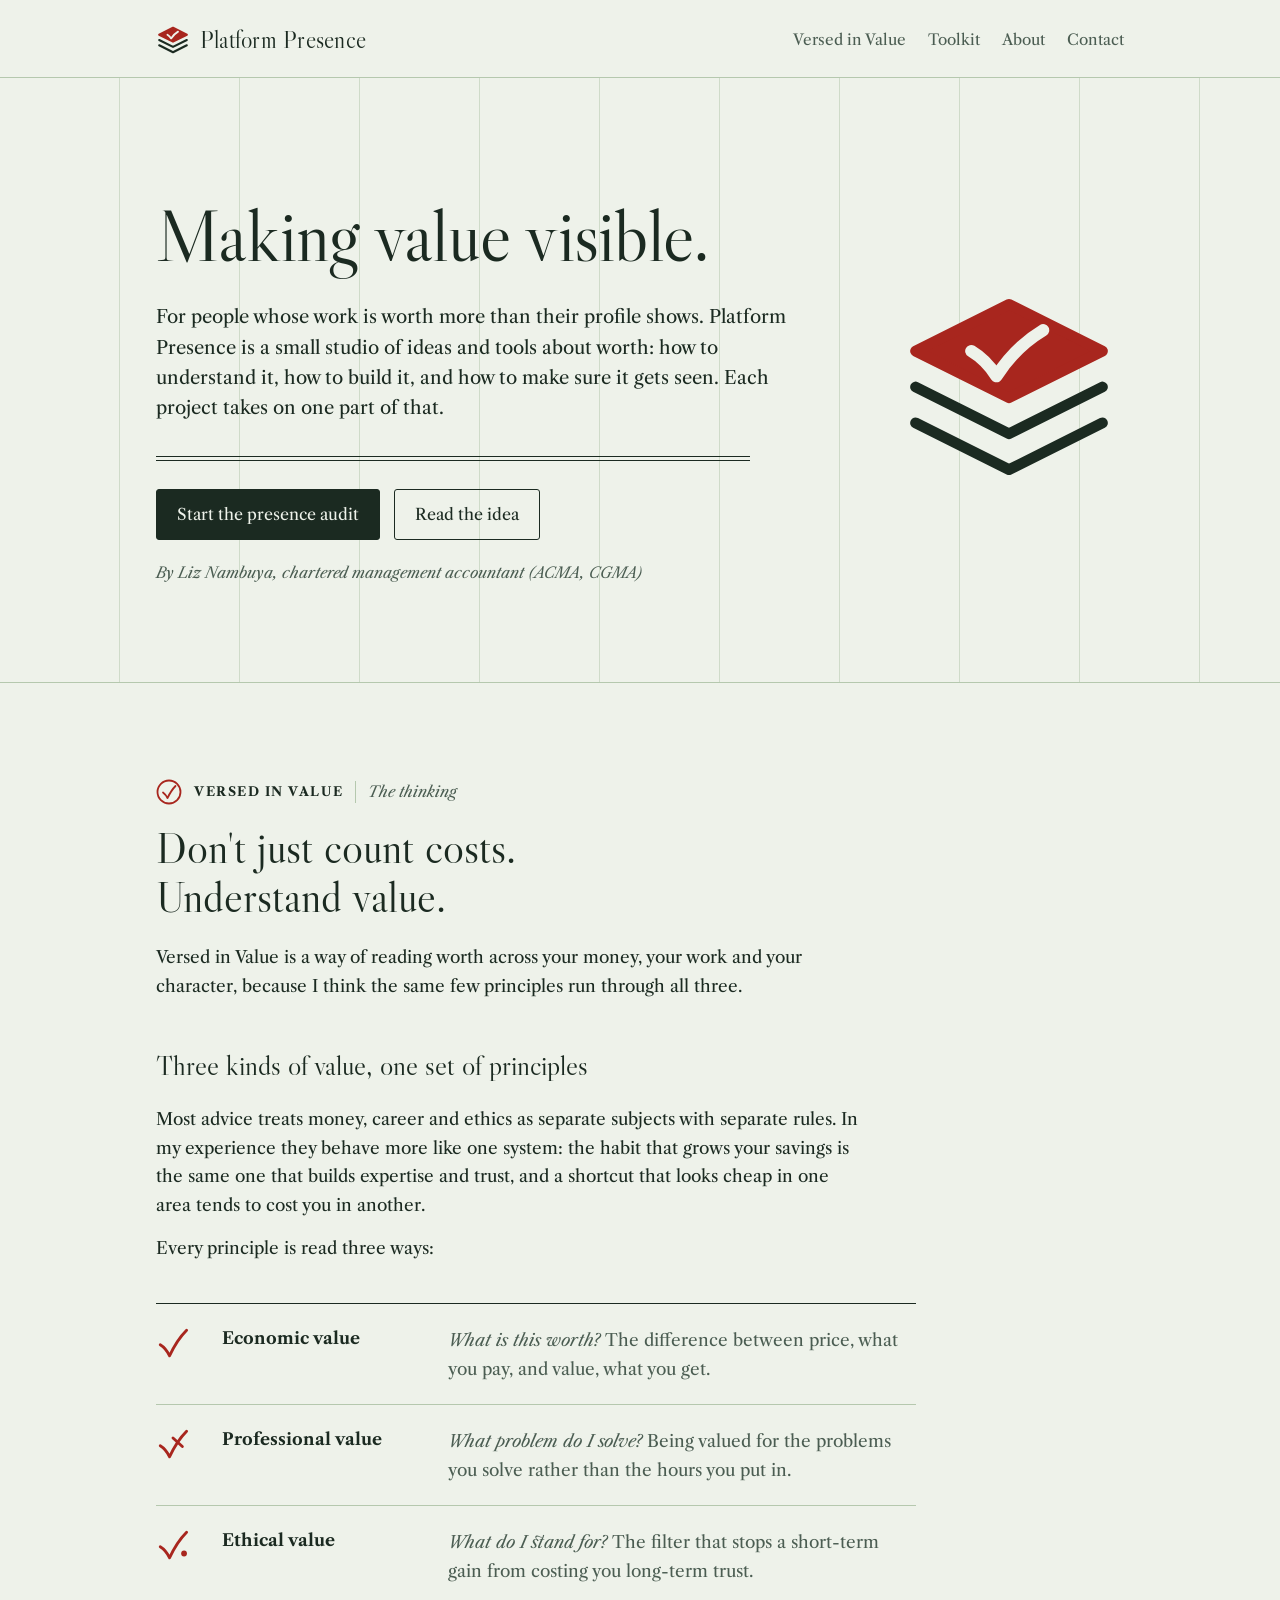
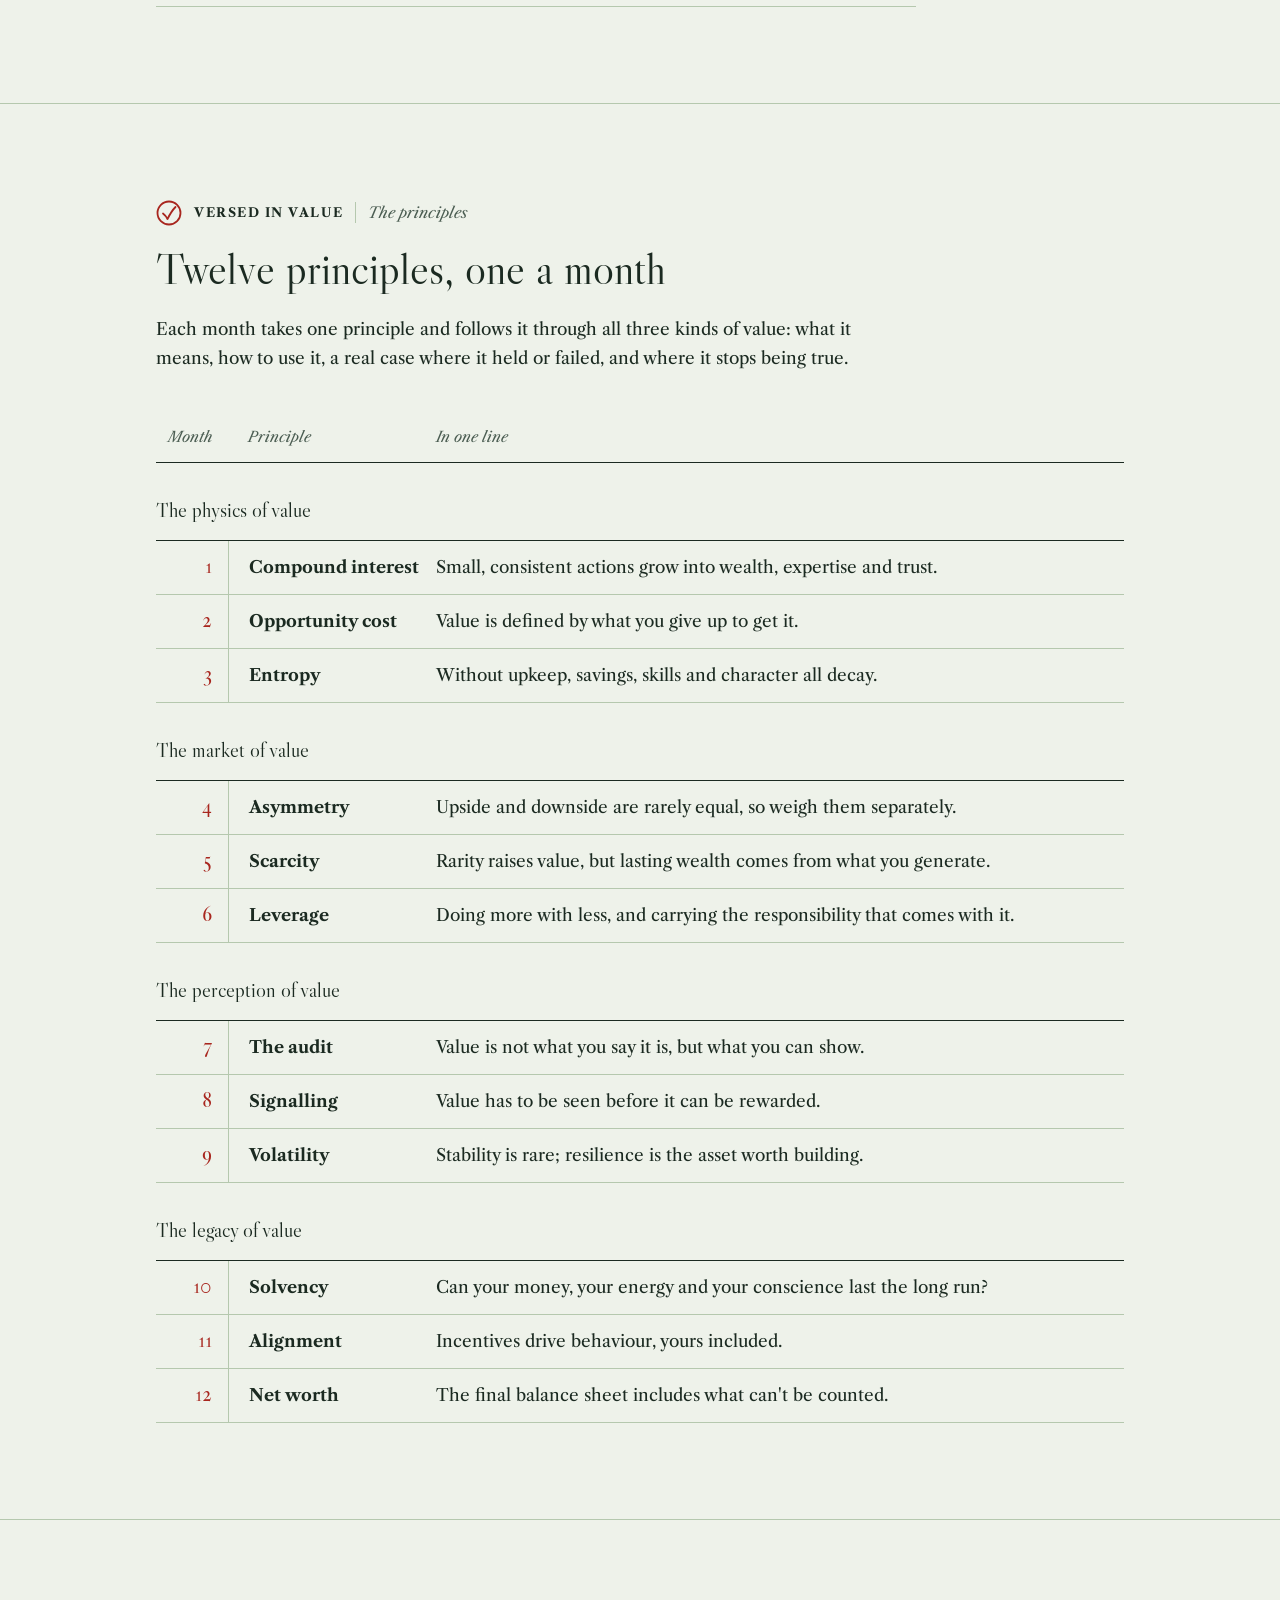
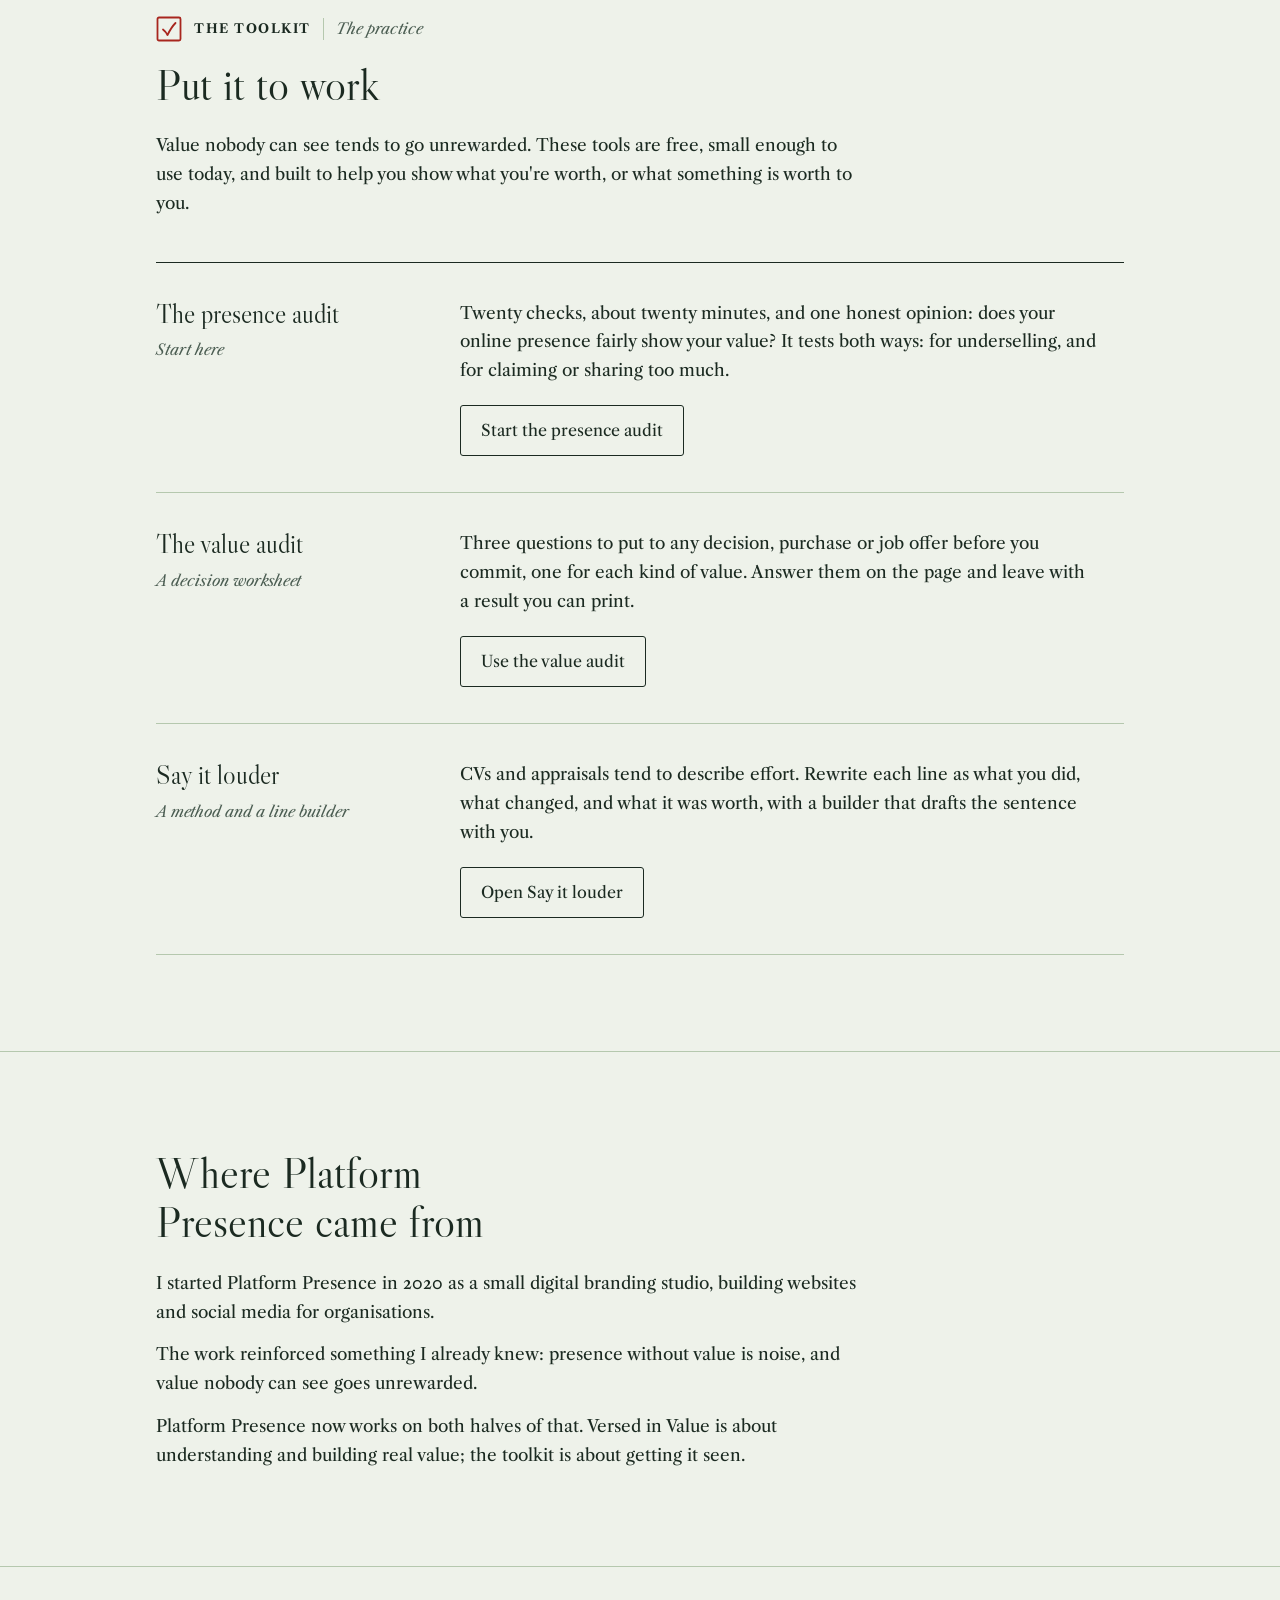
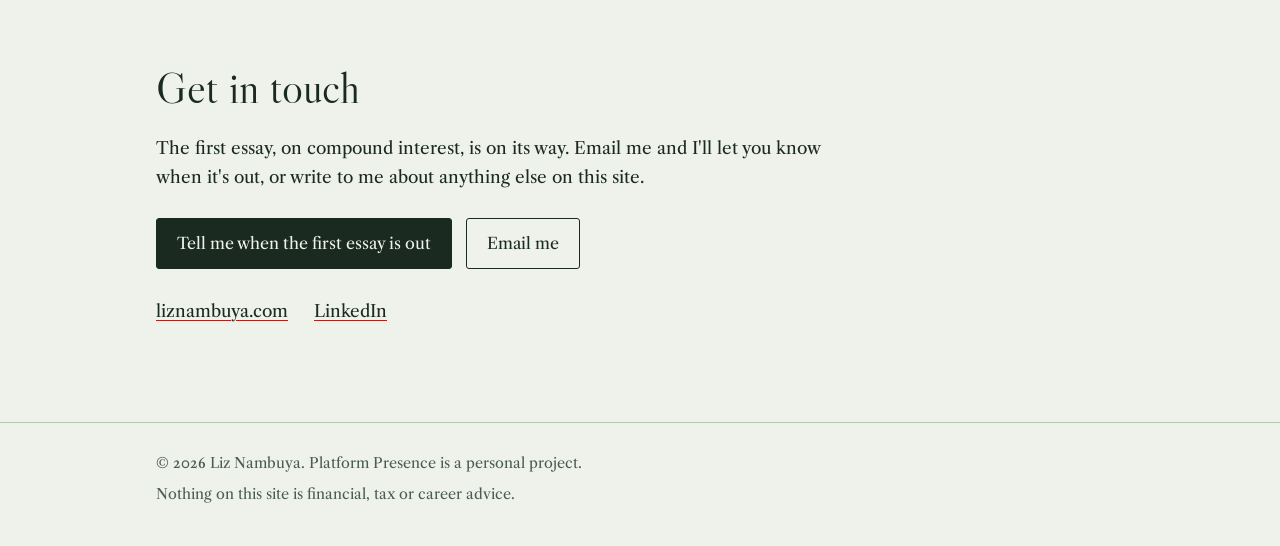
<file: index.html>
<!DOCTYPE html>
<html lang="en-GB">
<head>
<meta charset="UTF-8">
<meta name="viewport" content="width=device-width, initial-scale=1.0">
<title>Platform Presence</title>
<meta name="description" content="Platform Presence makes value visible: a small studio of ideas and tools about worth, how to understand it, build it and make sure it gets seen. By Liz Nambuya.">
<meta property="og:title" content="Platform Presence">
<meta property="og:description" content="Making value visible. Ideas and free tools about worth, by Liz Nambuya.">
<meta property="og:url" content="https://platformpresence.com/">
<meta property="og:type" content="website">
<link rel="icon" href="data:image/svg+xml,%3Csvg%20xmlns='http://www.w3.org/2000/svg'%20viewBox='0%200%2064%2064'%3E%3Crect%20width='64'%20height='64'%20rx='12'%20fill='%23EEF2EA'/%3E%3Cpath%20d='M32%209%20L58%2022%20L32%2035%20L6%2022%20Z'%20fill='%23A8261E'%20stroke='%23A8261E'%20stroke-width='5'%20stroke-linejoin='round'/%3E%3Cpath%20d='M21.5%2022%20C24.5%2023.8%2026.5%2025.8%2028.5%2029%20C32%2023.5%2036%2019.5%2041.5%2016.2'%20fill='none'%20stroke='%23EEF2EA'%20stroke-width='4'%20stroke-linecap='round'%20stroke-linejoin='round'/%3E%3Cpath%20d='M6%2032%20L32%2045%20L58%2032'%20fill='none'%20stroke='%231B2A21'%20stroke-width='5'%20stroke-linecap='round'%20stroke-linejoin='round'/%3E%3Cpath%20d='M6%2042%20L32%2055%20L58%2042'%20fill='none'%20stroke='%231B2A21'%20stroke-width='5'%20stroke-linecap='round'%20stroke-linejoin='round'/%3E%3C/svg%3E">
<link rel="apple-touch-icon" href="apple-touch-icon.png">
<link rel="preconnect" href="https://fonts.googleapis.com">
<link rel="preconnect" href="https://fonts.gstatic.com" crossorigin>
<link href="https://fonts.googleapis.com/css2?family=Libre+Caslon+Display&family=Libre+Caslon+Text:ital,wght@0,400;0,700;1,400&display=swap" rel="stylesheet">
<link rel="stylesheet" href="styles.css">
</head>
<body>

<header class="site-head">
  <div class="wrap">
    <a class="wordmark" href="index.html"><svg class="logo" viewBox="0 0 64 64" aria-hidden="true"><path class="platform" d="M32 9 L58 22 L32 35 L6 22 Z"/><path class="cut" d="M21.5 22 C24.5 23.8 26.5 25.8 28.5 29 C32 23.5 36 19.5 41.5 16.2"/><path class="layer" d="M6 32 L32 45 L58 32"/><path class="layer" d="M6 42 L32 55 L58 42"/></svg><span>Platform Presence</span></a>
    <nav class="site-nav" aria-label="Main">
      <a href="#versed-in-value">Versed in Value</a>
      <a href="#toolkit">Toolkit</a>
      <a href="#about">About</a>
      <a href="#contact">Contact</a>
    </nav>
  </div>
</header>

<main>

  <div class="hero">
    <div class="wrap">
      <div>
        <h1>Making value visible.</h1>
        <p class="lede">For people whose work is worth more than their profile shows. Platform Presence is a small studio of ideas and tools about worth: how to understand it, how to build it, and how to make sure it gets seen. Each project takes on one part of that.</p>
        <div class="total-rule" aria-hidden="true"></div>
        <div class="actions">
          <a class="btn btn-primary" href="presence-audit.html">Start the presence audit</a>
          <a class="btn" href="#versed-in-value">Read the idea</a>
        </div>
        <p class="byline">By Liz Nambuya, chartered management accountant (ACMA, CGMA)</p>
      </div>
      <div class="mark-wrap" aria-hidden="true">
        <svg class="logo logo-big" viewBox="0 0 64 64"><path class="platform" d="M32 9 L58 22 L32 35 L6 22 Z"/><path class="cut" d="M21.5 22 C24.5 23.8 26.5 25.8 28.5 29 C32 23.5 36 19.5 41.5 16.2"/><path class="layer" d="M6 32 L32 45 L58 32"/><path class="layer" d="M6 42 L32 55 L58 42"/></svg>
      </div>
    </div>
  </div>

  <section id="versed-in-value">
    <div class="wrap">
      <p class="kicker"><svg class="mark" viewBox="0 0 52 52" aria-hidden="true"><circle cx="26" cy="26" r="23"/><path d="M14 27 C18 30 21 34 23 38 C28 28 33 20 39 14"/></svg><span class="kicker-name">Versed in Value</span><span>The thinking</span></p>
      <h2 class="pair"><span>Don't just count costs.</span> <span>Understand value.</span></h2>
      <div class="prose">
        <p>Versed in Value is a way of reading worth across your money, your work and your character, because I think the same few principles run through all three.</p>
      </div>

      <h3 class="sub">Three kinds of value, one set of principles</h3>
      <div class="prose">
        <p>Most advice treats money, career and ethics as separate subjects with separate rules. In my experience they behave more like one system: the habit that grows your savings is the same one that builds expertise and trust, and a shortcut that looks cheap in one area tends to cost you in another.</p>
        <p>Every principle is read three ways:</p>
      </div>

      <div class="legend">
        <div class="legend-row">
          <svg class="mark" viewBox="0 0 40 40" aria-hidden="true"><path d="M5 22 C10 25 13 29 16 35 C22 22 29 12 36 5"/></svg>
          <h3>Economic value</h3>
          <p><span class="q">What is this worth?</span> The difference between price, what you pay, and value, what you get.</p>
        </div>
        <div class="legend-row">
          <svg class="mark" viewBox="0 0 40 40" aria-hidden="true"><path d="M5 22 C10 25 13 29 16 35 C22 22 29 12 36 5"/><path d="M20 13 L31 23"/></svg>
          <h3>Professional value</h3>
          <p><span class="q">What problem do I solve?</span> Being valued for the problems you solve rather than the hours you put in.</p>
        </div>
        <div class="legend-row">
          <svg class="mark" viewBox="0 0 40 40" aria-hidden="true"><path d="M5 22 C10 25 13 29 16 35 C22 22 29 12 36 5"/><circle class="dot" cx="33" cy="30" r="3.4"/></svg>
          <h3>Ethical value</h3>
          <p><span class="q">What do I stand for?</span> The filter that stops a short-term gain from costing you long-term trust.</p>
        </div>
      </div>
    </div>
  </section>

  <section id="principles">
    <div class="wrap">
      <p class="kicker"><svg class="mark" viewBox="0 0 52 52" aria-hidden="true"><circle cx="26" cy="26" r="23"/><path d="M14 27 C18 30 21 34 23 38 C28 28 33 20 39 14"/></svg><span class="kicker-name">Versed in Value</span><span>The principles</span></p>
      <h2>Twelve principles, one a month</h2>
      <div class="prose">
        <p>Each month takes one principle and follows it through all three kinds of value: what it means, how to use it, a real case where it held or failed, and where it stops being true.</p>
      </div>

      <table class="ledger">
        <caption class="visually-hidden">The twelve Versed in Value principles, grouped by quarter</caption>
        <thead>
          <tr><th scope="col" class="col-num">Month</th><th scope="col" class="col-name">Principle</th><th scope="col">In one line</th></tr>
        </thead>
        <tbody>
          <tr class="quarter"><th colspan="3" scope="rowgroup">The physics of value</th></tr>
          <tr><td class="num">1</td><td class="name">Compound interest</td><td class="line">Small, consistent actions grow into wealth, expertise and trust.</td></tr>
          <tr><td class="num">2</td><td class="name">Opportunity cost</td><td class="line">Value is defined by what you give up to get it.</td></tr>
          <tr><td class="num">3</td><td class="name">Entropy</td><td class="line">Without upkeep, savings, skills and character all decay.</td></tr>

          <tr class="quarter"><th colspan="3" scope="rowgroup">The market of value</th></tr>
          <tr><td class="num">4</td><td class="name">Asymmetry</td><td class="line">Upside and downside are rarely equal, so weigh them separately.</td></tr>
          <tr><td class="num">5</td><td class="name">Scarcity</td><td class="line">Rarity raises value, but lasting wealth comes from what you generate.</td></tr>
          <tr><td class="num">6</td><td class="name">Leverage</td><td class="line">Doing more with less, and carrying the responsibility that comes with it.</td></tr>

          <tr class="quarter"><th colspan="3" scope="rowgroup">The perception of value</th></tr>
          <tr><td class="num">7</td><td class="name">The audit</td><td class="line">Value is not what you say it is, but what you can show.</td></tr>
          <tr><td class="num">8</td><td class="name">Signalling</td><td class="line">Value has to be seen before it can be rewarded.</td></tr>
          <tr><td class="num">9</td><td class="name">Volatility</td><td class="line">Stability is rare; resilience is the asset worth building.</td></tr>

          <tr class="quarter"><th colspan="3" scope="rowgroup">The legacy of value</th></tr>
          <tr><td class="num">10</td><td class="name">Solvency</td><td class="line">Can your money, your energy and your conscience last the long run?</td></tr>
          <tr><td class="num">11</td><td class="name">Alignment</td><td class="line">Incentives drive behaviour, yours included.</td></tr>
          <tr><td class="num">12</td><td class="name">Net worth</td><td class="line">The final balance sheet includes what can't be counted.</td></tr>
        </tbody>
      </table>
    </div>
  </section>

  <section id="toolkit">
    <div class="wrap">
      <p class="kicker"><svg class="mark" viewBox="0 0 52 52" aria-hidden="true"><rect x="3" y="3" width="46" height="46" rx="3"/><path d="M14 27 C18 30 21 34 23 38 C28 28 33 20 39 14"/></svg><span class="kicker-name">The toolkit</span><span>The practice</span></p>
      <h2>Put it to work</h2>
      <div class="prose">
        <p>Value nobody can see tends to go unrewarded. These tools are free, small enough to use today, and built to help you show what you're worth, or what something is worth to you.</p>
      </div>

      <div class="tools">
        <article class="tool">
          <div>
            <h3>The presence audit</h3>
            <p class="status">Start here</p>
          </div>
          <div class="body">
            <p>Twenty checks, about twenty minutes, and one honest opinion: does your online presence fairly show your value? It tests both ways: for underselling, and for claiming or sharing too much.</p>
            <a class="btn" href="presence-audit.html">Start the presence audit</a>
          </div>
        </article>

        <article class="tool">
          <div>
            <h3>The value audit</h3>
            <p class="status">A decision worksheet</p>
          </div>
          <div class="body">
            <p>Three questions to put to any decision, purchase or job offer before you commit, one for each kind of value. Answer them on the page and leave with a result you can print.</p>
            <a class="btn" href="toolkit.html#value-audit">Use the value audit</a>
          </div>
        </article>

        <article class="tool">
          <div>
            <h3>Say it louder</h3>
            <p class="status">A method and a line builder</p>
          </div>
          <div class="body">
            <p>CVs and appraisals tend to describe effort. Rewrite each line as what you did, what changed, and what it was worth, with a builder that drafts the sentence with you.</p>
            <a class="btn" href="toolkit.html#say-it-louder">Open Say it louder</a>
          </div>
        </article>

        <!--
          TO ADD A TOOL: copy one <article class="tool"> block above, paste it here, and change the text and link.
          TO ADD A WHOLE NEW PROJECT: copy this entire <section>, give it a new id, change the kicker,
          heading and content, and add a link to it in the <nav> at the top of each page.
        -->
      </div>
    </div>
  </section>

  <section id="about">
    <div class="wrap">
      <h2>Where Platform Presence came from</h2>
      <div class="prose">
        <p>I started Platform Presence in 2020 as a small digital branding studio, building websites and social media for organisations.</p>
        <p>The work reinforced something I already knew: presence without value is noise, and value nobody can see goes unrewarded.</p>
        <p>Platform Presence now works on both halves of that. Versed in Value is about understanding and building real value; the toolkit is about getting it seen.</p>
      </div>
    </div>
  </section>

  <section id="contact">
    <div class="wrap">
      <h2>Get in touch</h2>
      <div class="prose">
        <p>The first essay, on compound interest, is on its way. Email me and I'll let you know when it's out, or write to me about anything else on this site.</p>
      </div>
      <div class="section-actions">
        <a class="btn btn-primary" href="mailto:contact@liznambuya.com?subject=Versed%20in%20Value%3A%20tell%20me%20when%20the%20first%20essay%20is%20out">Tell me when the first essay is out</a>
        <a class="btn" href="mailto:contact@liznambuya.com?subject=Platform%20Presence">Email me</a>
      </div>
      <div class="contact-links">
        <a href="https://liznambuya.com">liznambuya.com</a>
        <a href="https://www.linkedin.com/in/elizabeth-nambuya/">LinkedIn</a>
      </div>
    </div>
  </section>

</main>

<footer class="site-foot">
  <div class="wrap">
    <p>&copy; 2026 Liz Nambuya. Platform Presence is a personal project.</p>
    <p>Nothing on this site is financial, tax or career advice.</p>
  </div>
</footer>

</body>
</html>
</file>
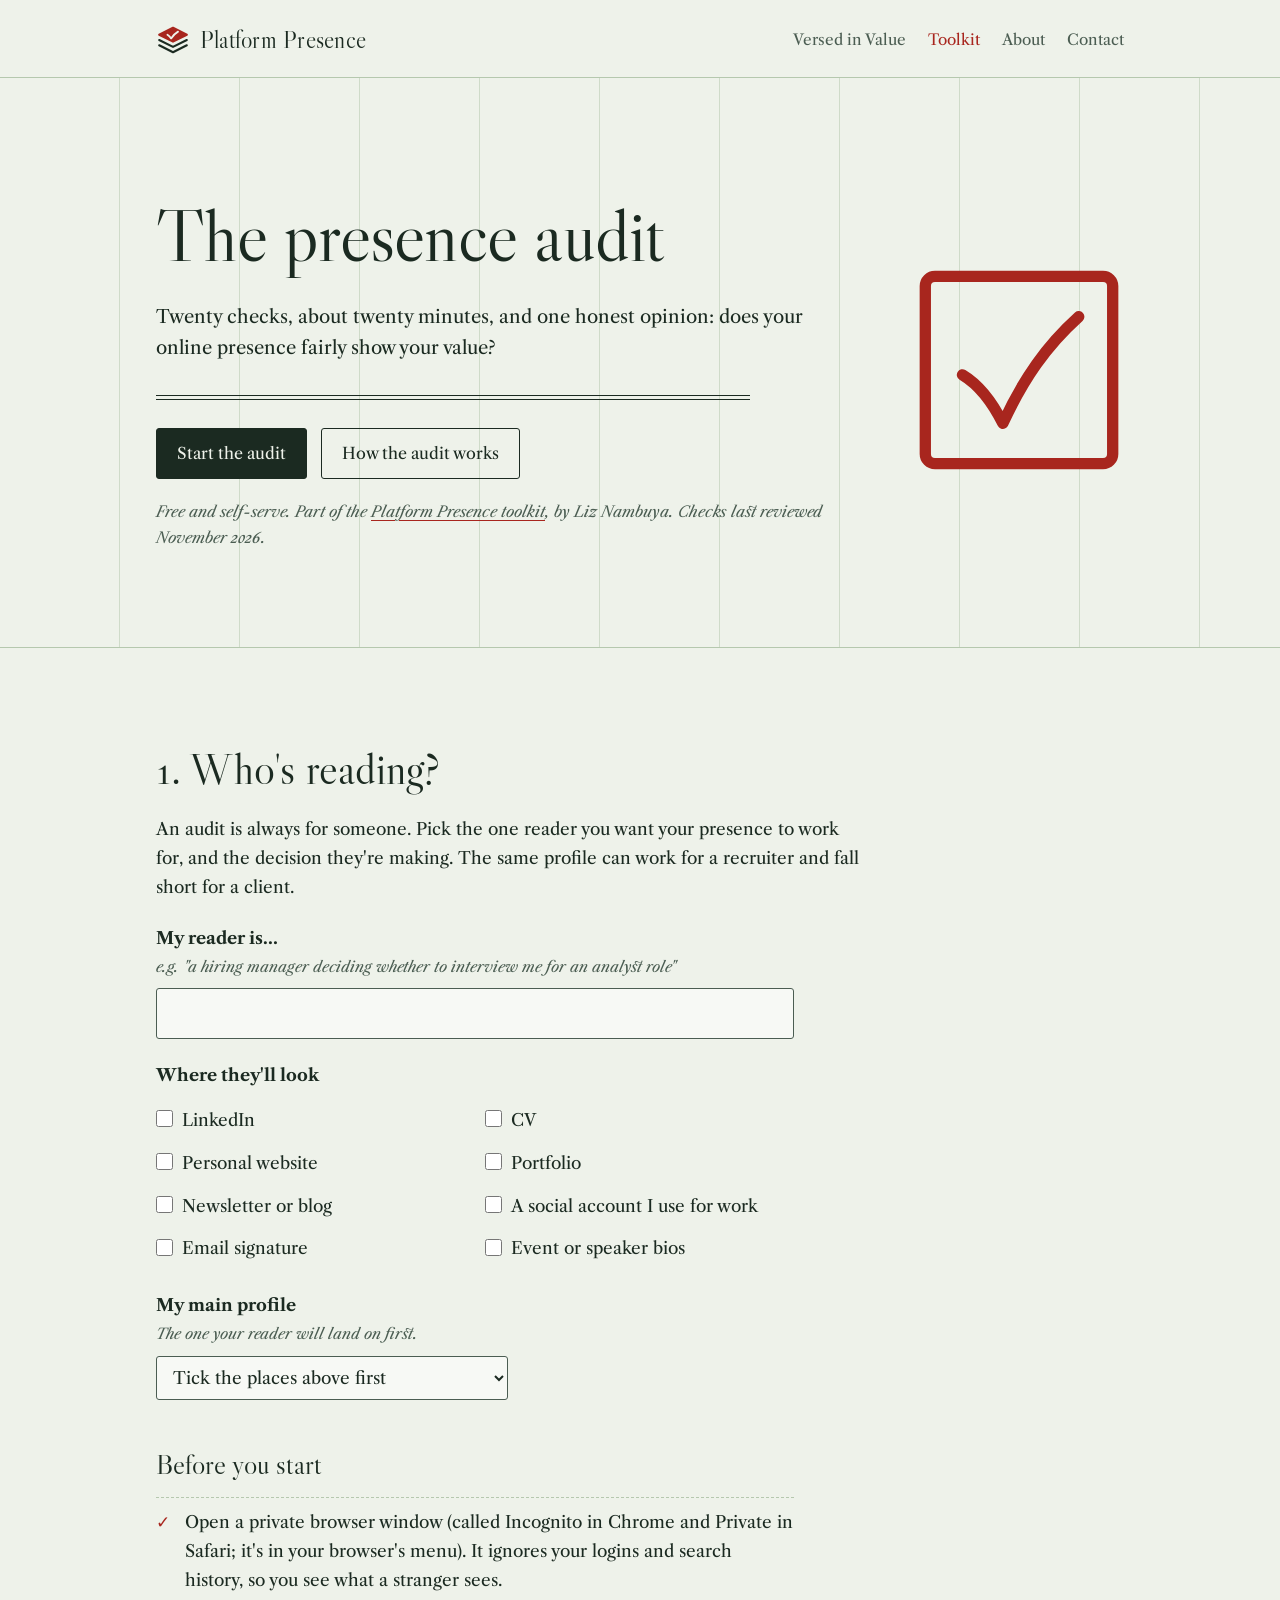
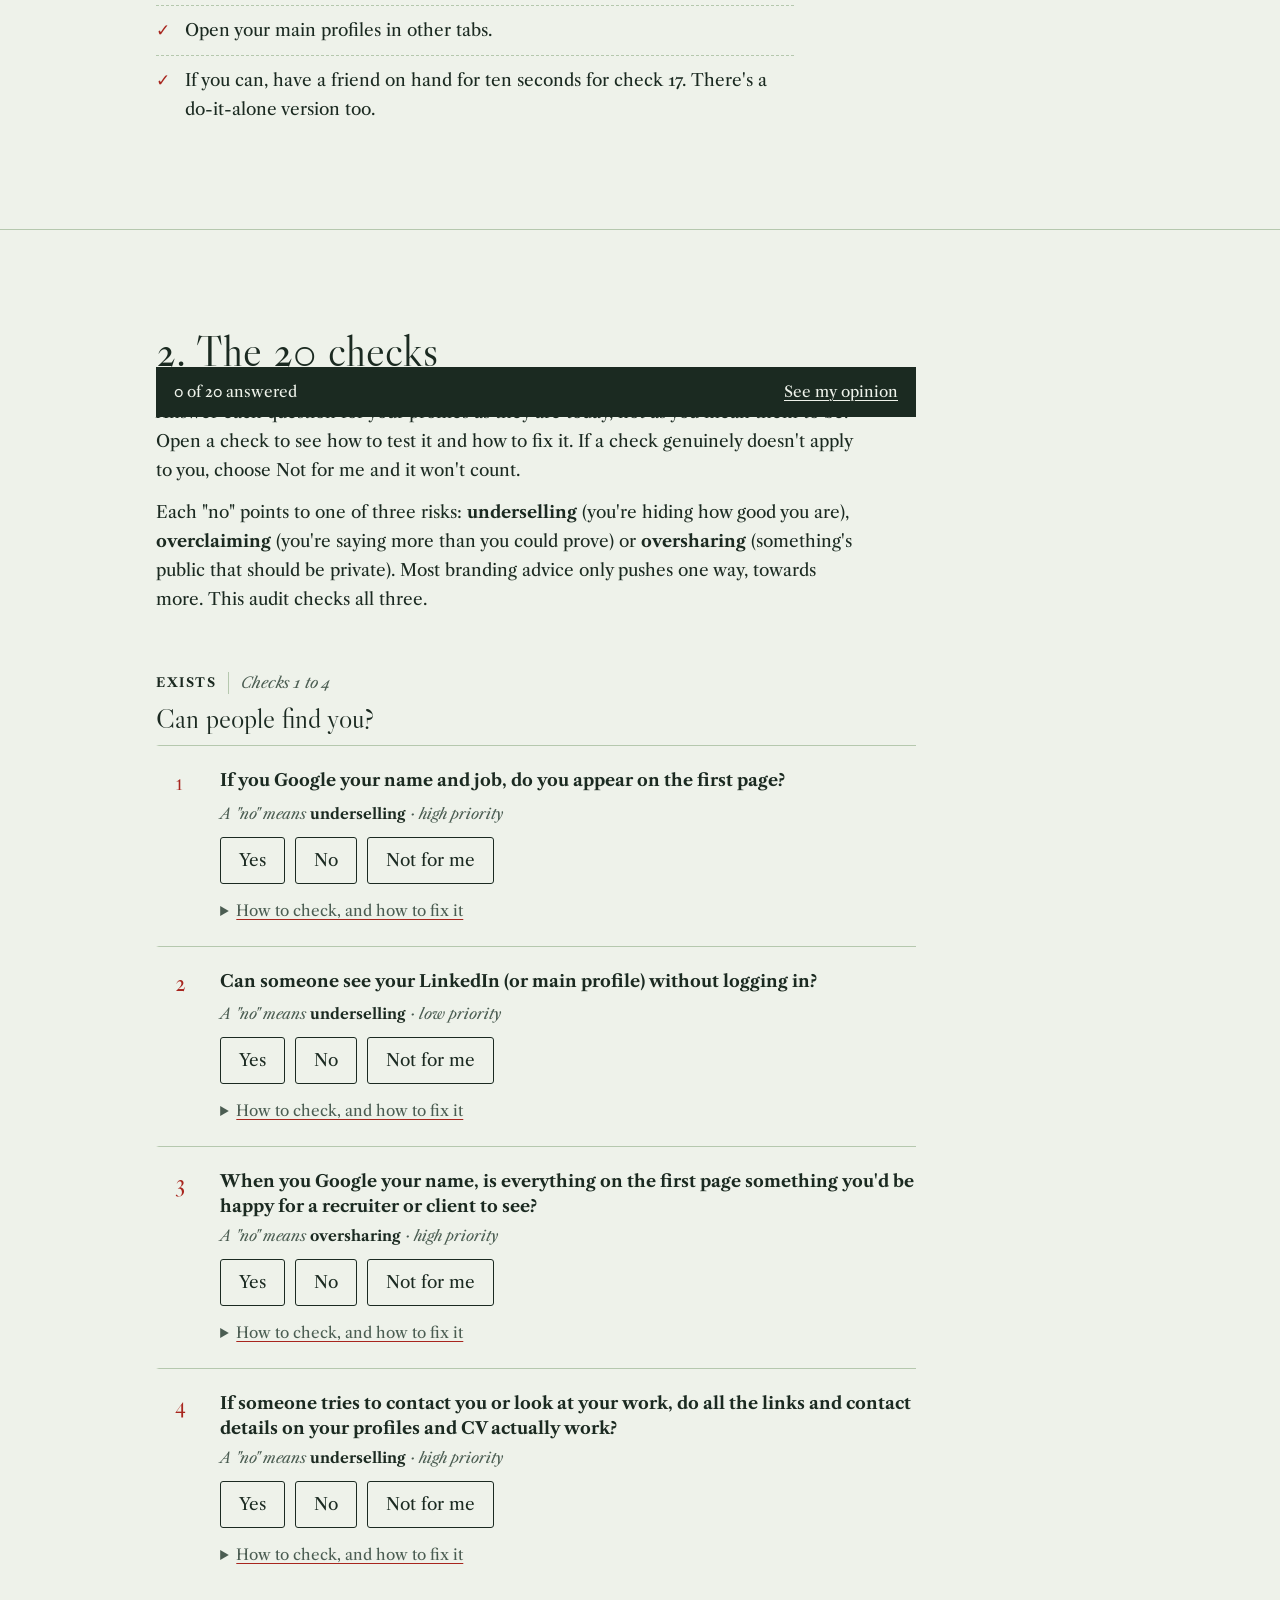
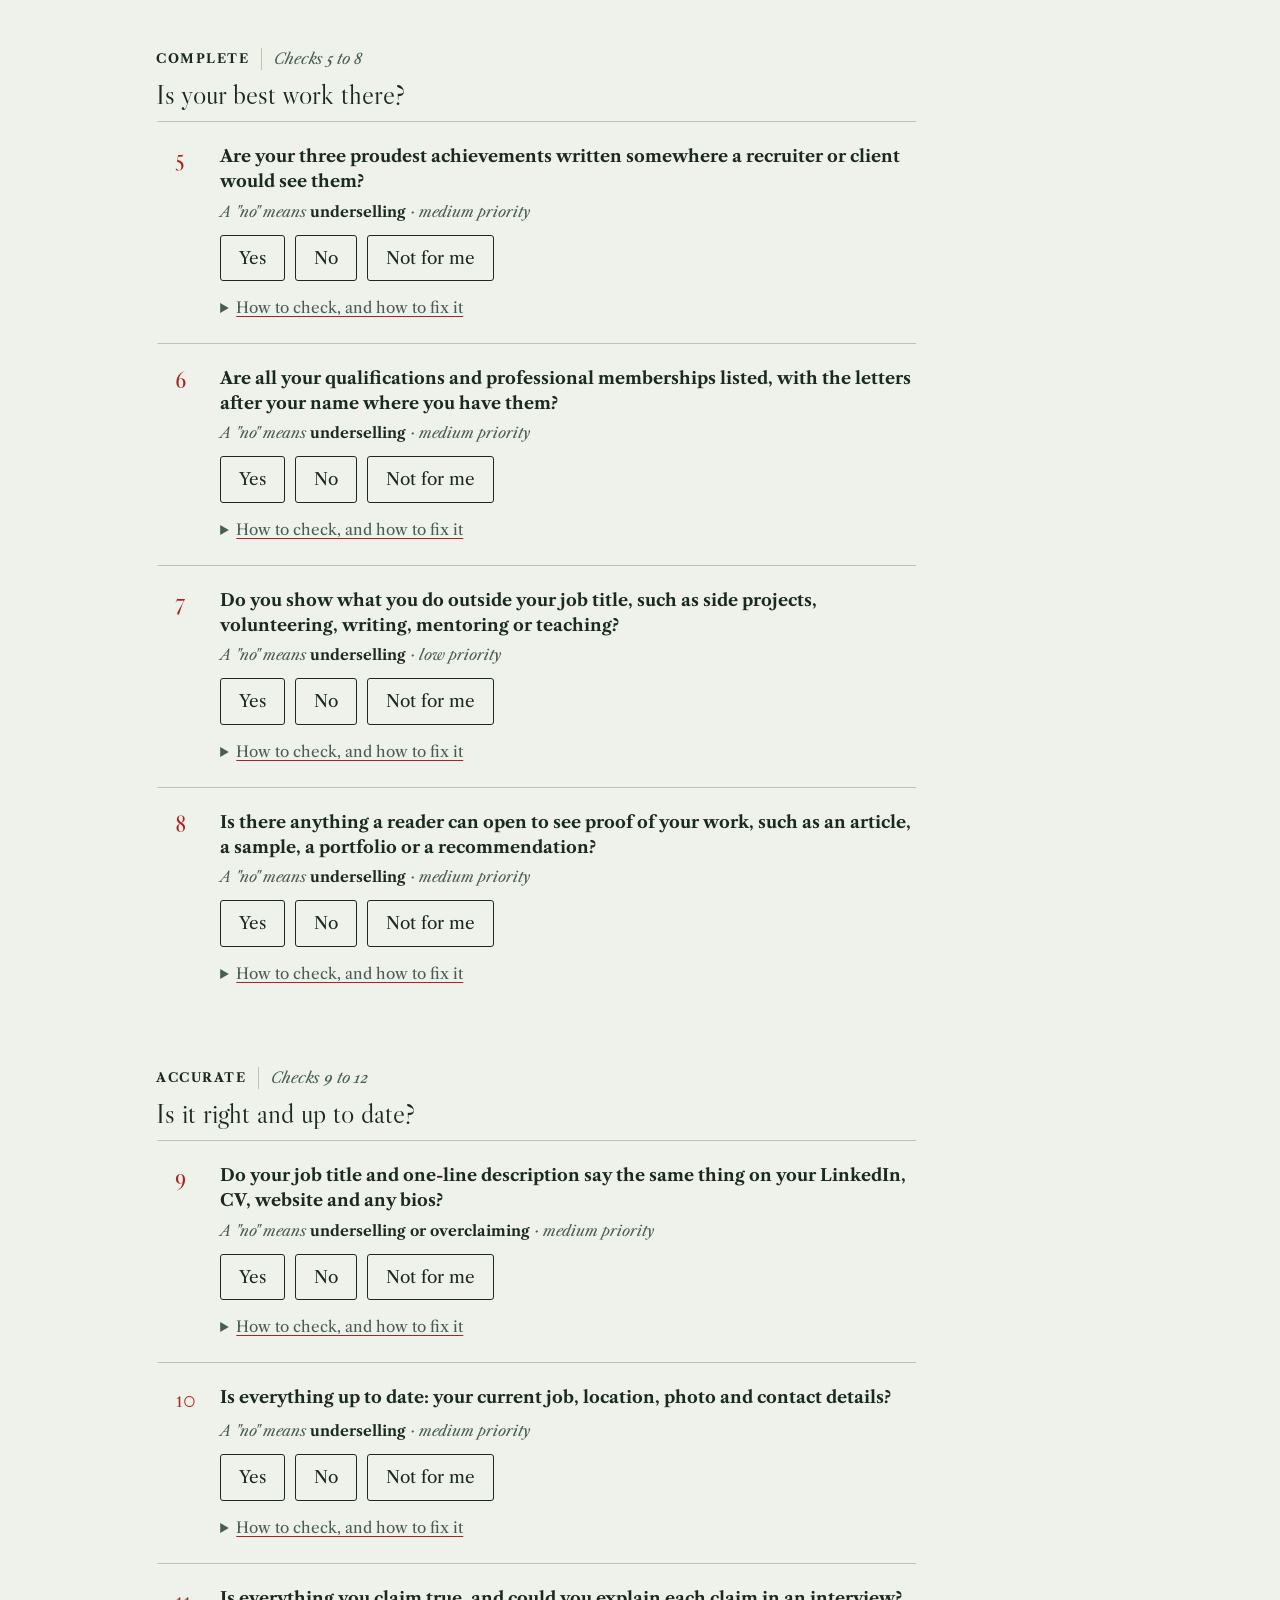
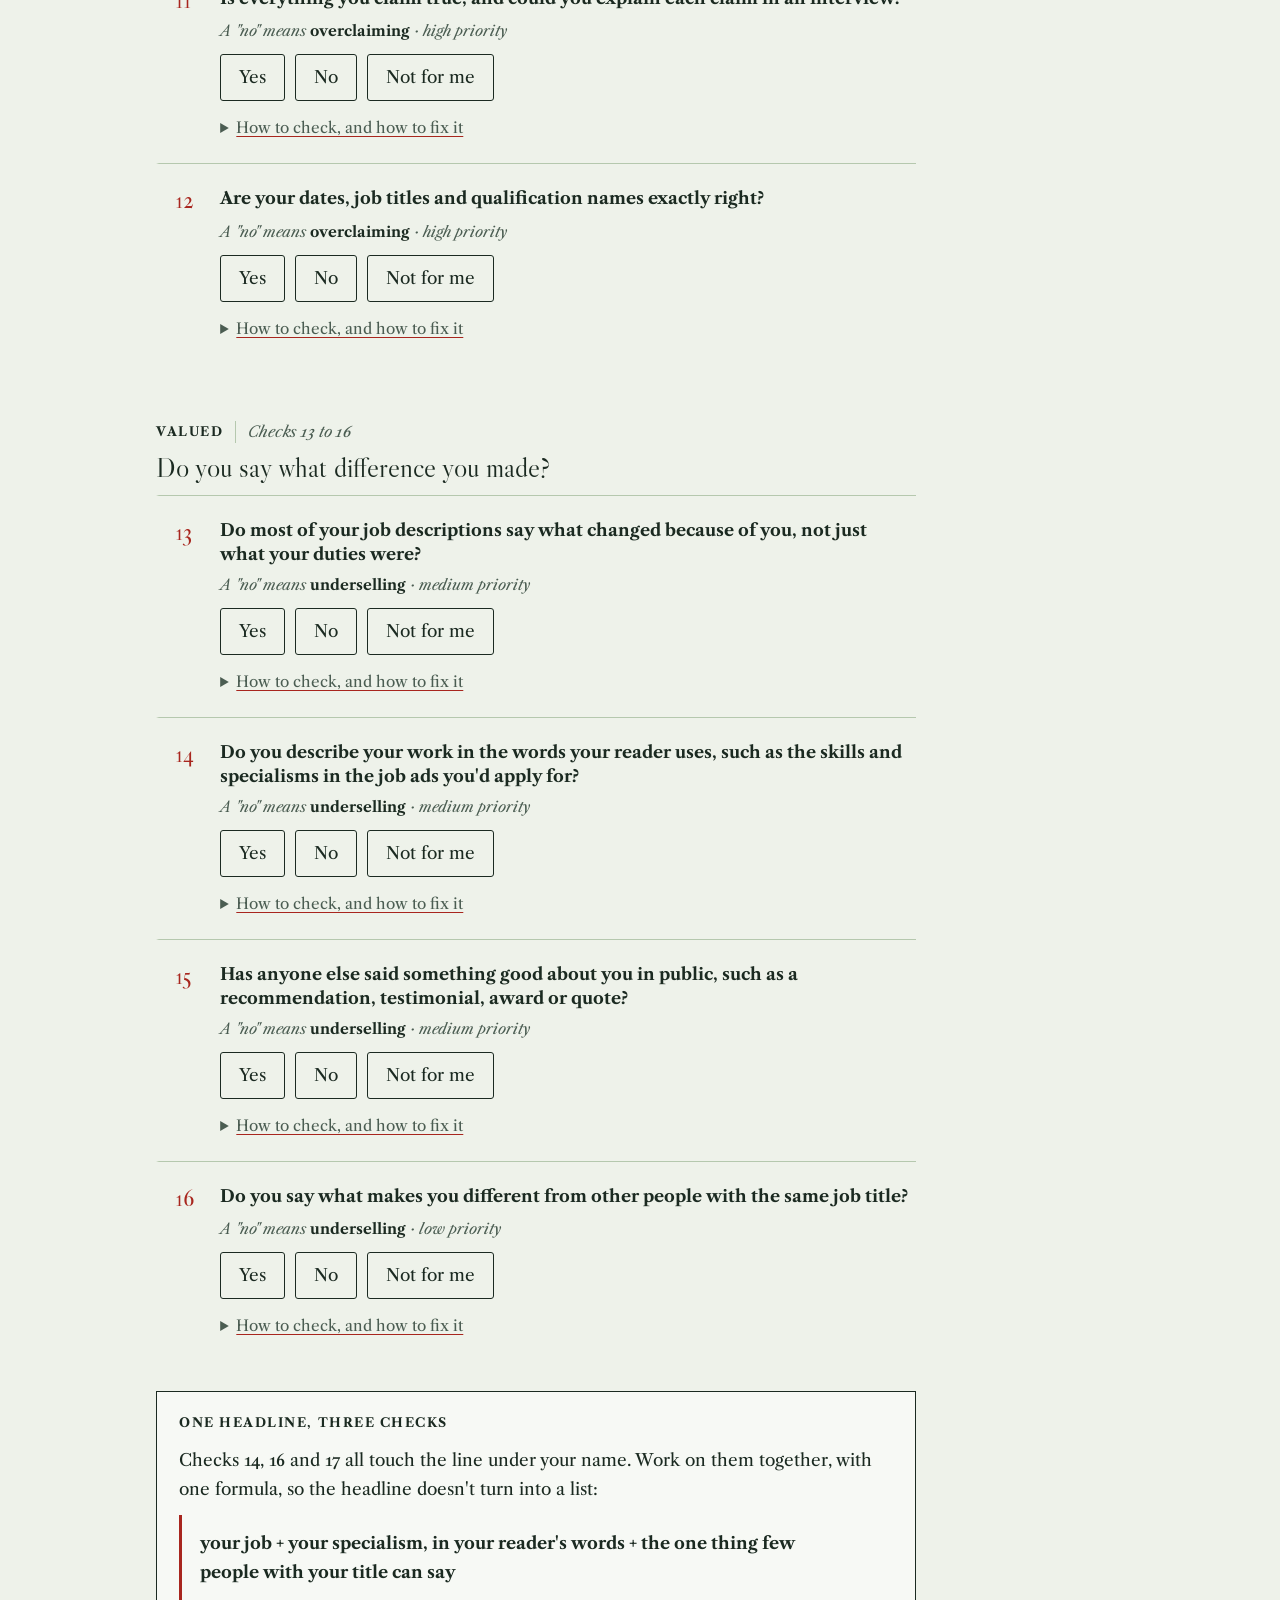
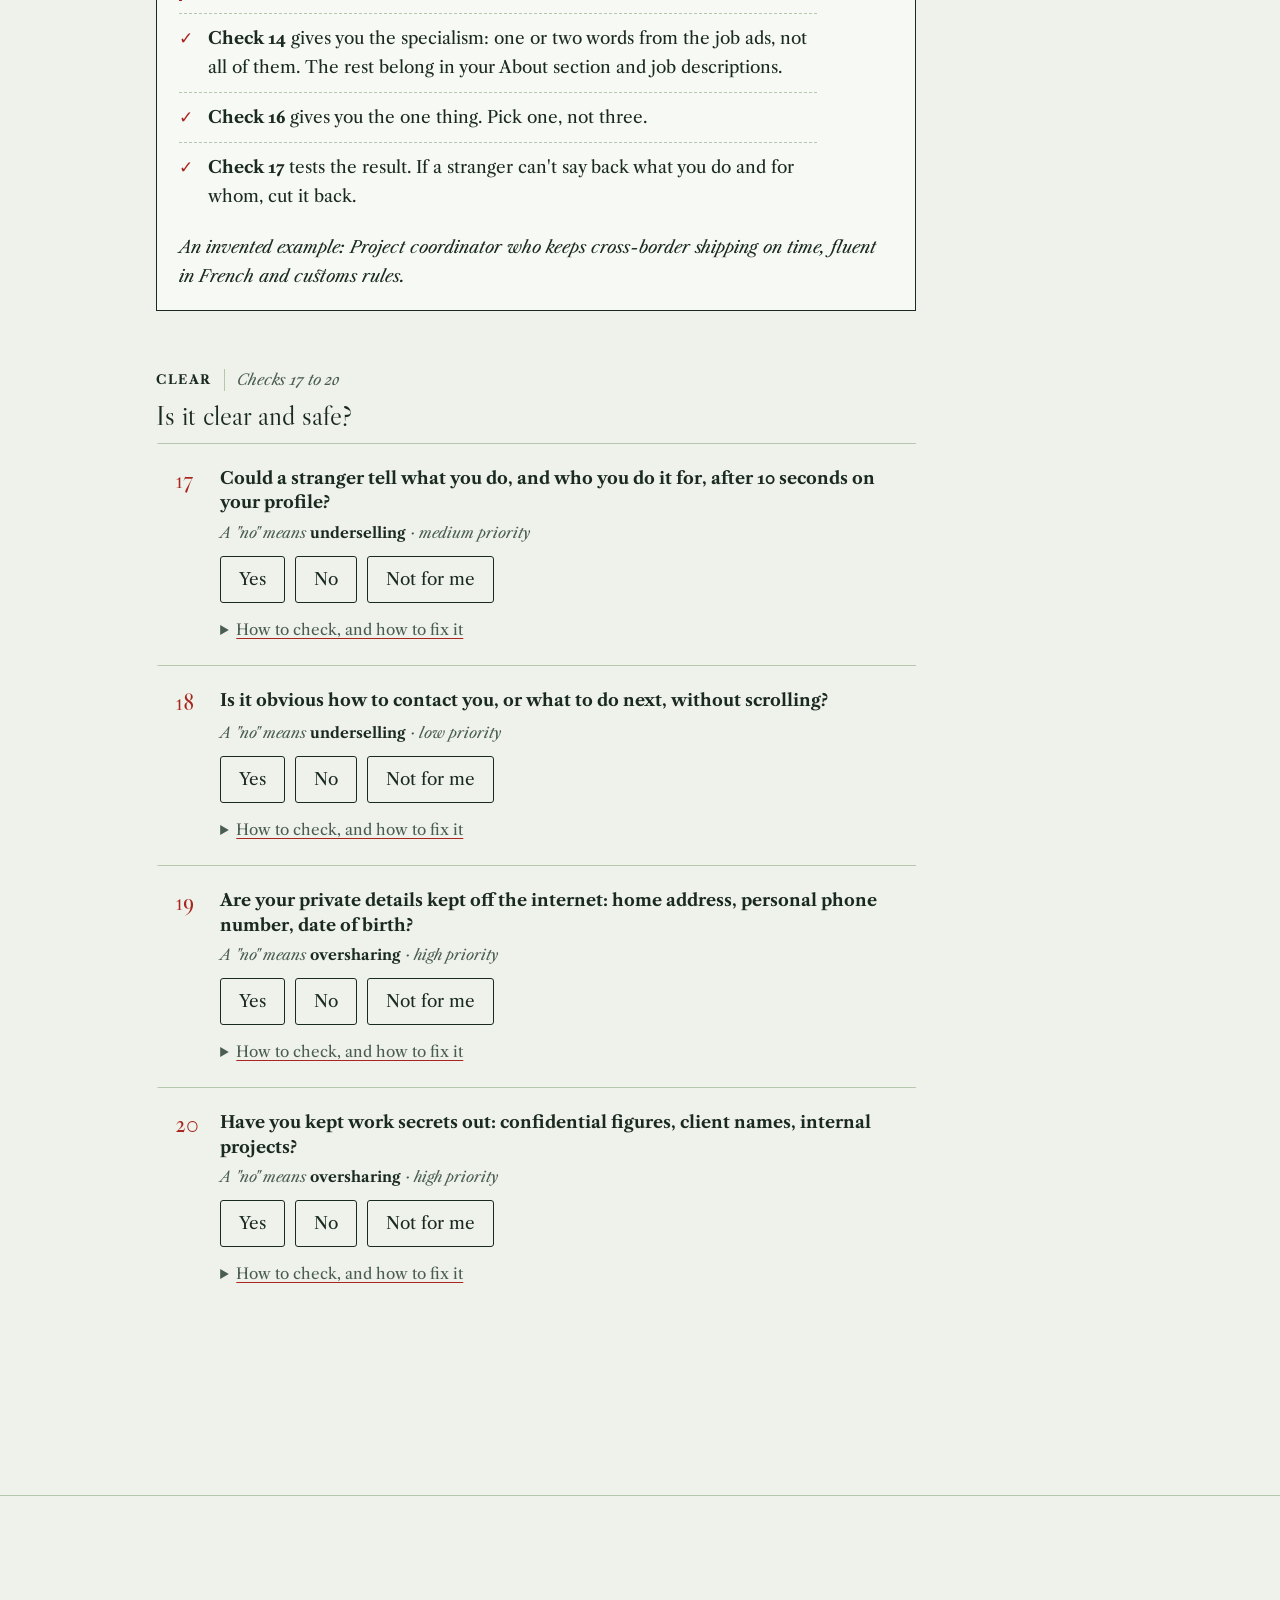
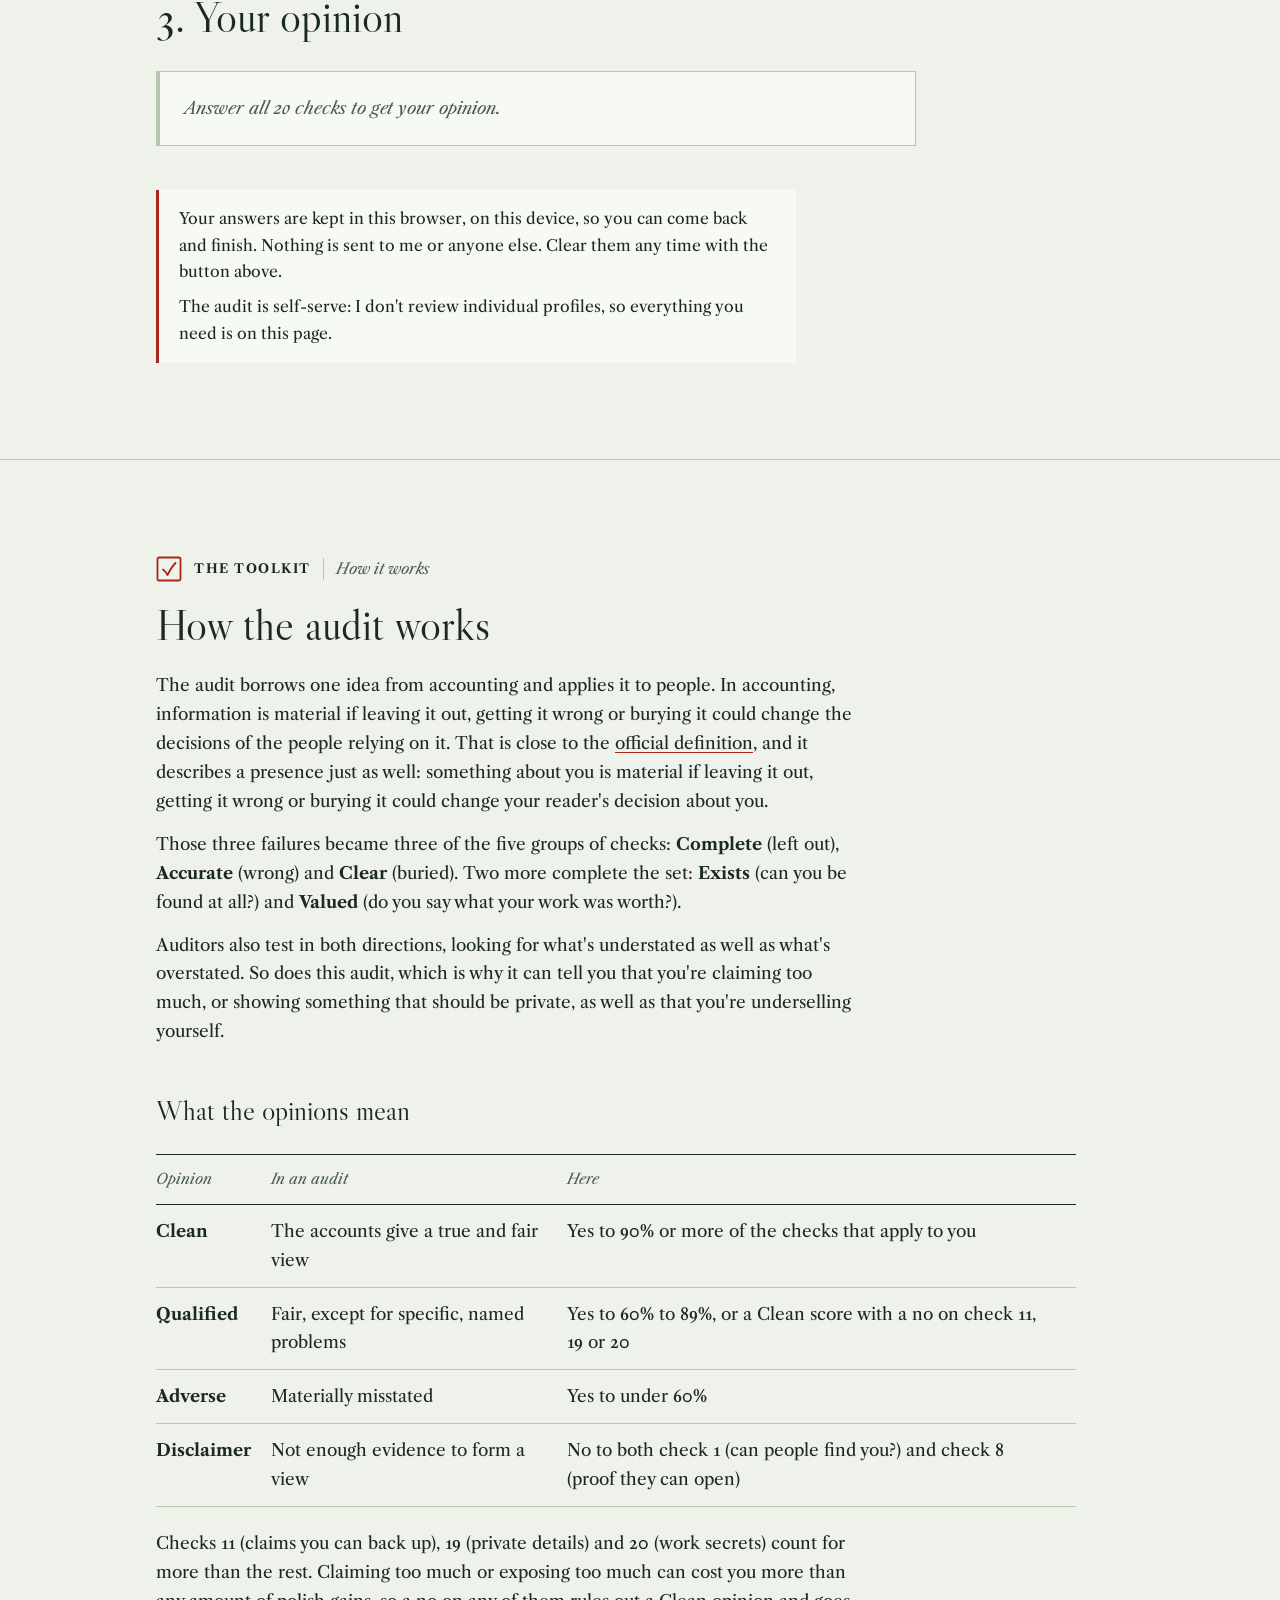
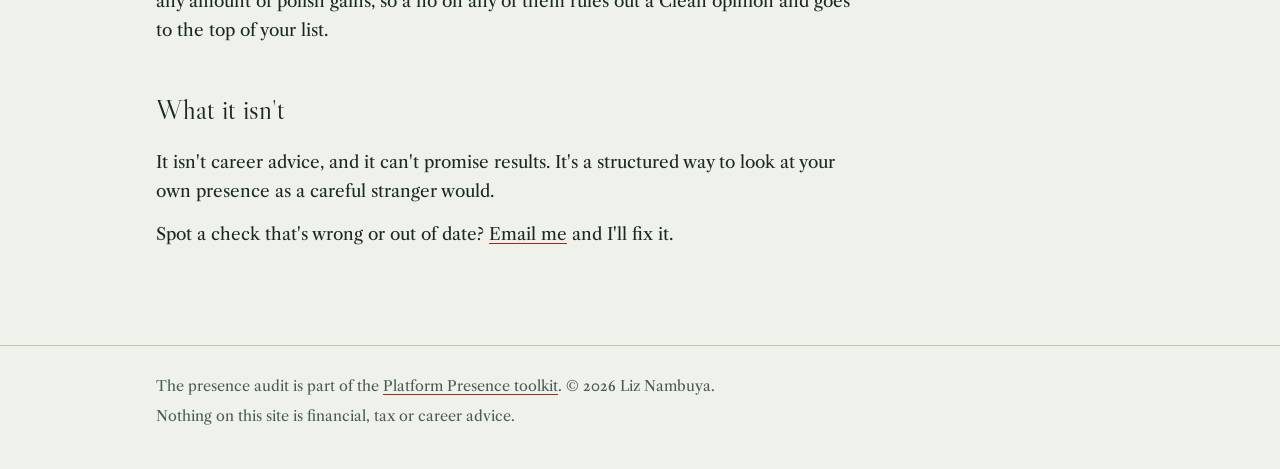
<file: presence-audit.html>
<!DOCTYPE html>
<html lang="en-GB">
<head>
<meta charset="UTF-8">
<meta name="viewport" content="width=device-width, initial-scale=1.0">
<title>The presence audit | Platform Presence</title>
<meta name="description" content="Twenty checks, about twenty minutes, and an audit opinion on whether your online presence fairly shows your value. Free, self-serve and private.">
<meta property="og:title" content="The presence audit | Platform Presence">
<meta property="og:description" content="Twenty checks, about twenty minutes, and one honest opinion: does your online presence fairly show your value?">
<meta property="og:url" content="https://platformpresence.com/presence-audit.html">
<meta property="og:type" content="website">
<link rel="icon" href="data:image/svg+xml,%3Csvg%20xmlns='http://www.w3.org/2000/svg'%20viewBox='0%200%2064%2064'%3E%3Crect%20width='64'%20height='64'%20rx='12'%20fill='%23EEF2EA'/%3E%3Cpath%20d='M32%209%20L58%2022%20L32%2035%20L6%2022%20Z'%20fill='%23A8261E'%20stroke='%23A8261E'%20stroke-width='5'%20stroke-linejoin='round'/%3E%3Cpath%20d='M21.5%2022%20C24.5%2023.8%2026.5%2025.8%2028.5%2029%20C32%2023.5%2036%2019.5%2041.5%2016.2'%20fill='none'%20stroke='%23EEF2EA'%20stroke-width='4'%20stroke-linecap='round'%20stroke-linejoin='round'/%3E%3Cpath%20d='M6%2032%20L32%2045%20L58%2032'%20fill='none'%20stroke='%231B2A21'%20stroke-width='5'%20stroke-linecap='round'%20stroke-linejoin='round'/%3E%3Cpath%20d='M6%2042%20L32%2055%20L58%2042'%20fill='none'%20stroke='%231B2A21'%20stroke-width='5'%20stroke-linecap='round'%20stroke-linejoin='round'/%3E%3C/svg%3E">
<link rel="apple-touch-icon" href="apple-touch-icon.png">
<link rel="preconnect" href="https://fonts.googleapis.com">
<link rel="preconnect" href="https://fonts.gstatic.com" crossorigin>
<link href="https://fonts.googleapis.com/css2?family=Libre+Caslon+Display&family=Libre+Caslon+Text:ital,wght@0,400;0,700;1,400&display=swap" rel="stylesheet">
<link rel="stylesheet" href="styles.css">
</head>
<body>

<header class="site-head">
  <div class="wrap">
    <a class="wordmark" href="index.html"><svg class="logo" viewBox="0 0 64 64" aria-hidden="true"><path class="platform" d="M32 9 L58 22 L32 35 L6 22 Z"/><path class="cut" d="M21.5 22 C24.5 23.8 26.5 25.8 28.5 29 C32 23.5 36 19.5 41.5 16.2"/><path class="layer" d="M6 32 L32 45 L58 32"/><path class="layer" d="M6 42 L32 55 L58 42"/></svg><span>Platform Presence</span></a>
    <nav class="site-nav" aria-label="Main">
      <a href="index.html#versed-in-value">Versed in Value</a>
      <a href="toolkit.html" aria-current="page">Toolkit</a>
      <a href="index.html#about">About</a>
      <a href="index.html#contact">Contact</a>
    </nav>
  </div>
</header>

<main>

  <div class="hero">
    <div class="wrap">
      <div>
        <h1>The presence audit</h1>
        <p class="lede">Twenty checks, about twenty minutes, and one honest opinion: does your online presence fairly show your value?</p>
        <div class="total-rule" aria-hidden="true"></div>
        <div class="actions">
          <a class="btn btn-primary" href="#reader">Start the audit</a>
          <a class="btn" href="#how">How the audit works</a>
        </div>
        <p class="byline">Free and self-serve. Part of the <a href="toolkit.html">Platform Presence toolkit</a>, by Liz Nambuya. Checks last reviewed November 2026.</p>
      </div>
      <div class="mark-wrap" aria-hidden="true">
        <svg class="mark mark-big" viewBox="0 0 130 130"><rect x="7" y="7" width="116" height="116" rx="6"/><path class="tick" d="M30 68 C40 74 48 84 55 98 C68 70 82 50 102 32"/></svg>
      </div>
    </div>
  </div>

  <noscript><div class="wrap"><p class="note">The audit needs JavaScript to total your answers and give an opinion. You can still read every check and fix on this page.</p></div></noscript>

  <form id="audit-form" autocomplete="off">

  <section id="reader">
    <div class="wrap">
      <p class="note" id="restored" hidden>Welcome back. Your answers from <span class="when"></span> are filled in. Carry on, or clear them at the end to start again.</p>

      <h2>1. Who's reading?</h2>
      <div class="prose">
        <p>An audit is always for someone. Pick the one reader you want your presence to work for, and the decision they're making. The same profile can work for a recruiter and fall short for a client.</p>
      </div>

      <div class="field">
        <label for="reader-input">My reader is&hellip;</label>
        <span class="hint">e.g. "a hiring manager deciding whether to interview me for an analyst role"</span>
        <input type="text" id="reader-input" name="reader">
      </div>

      <fieldset class="field places">
        <legend class="label">Where they'll look</legend>
        <div class="places-grid">
            <label><input type="checkbox" name="place" value="LinkedIn"> <span>LinkedIn</span></label>
            <label><input type="checkbox" name="place" value="CV"> <span>CV</span></label>
            <label><input type="checkbox" name="place" value="Personal website"> <span>Personal website</span></label>
            <label><input type="checkbox" name="place" value="Portfolio"> <span>Portfolio</span></label>
            <label><input type="checkbox" name="place" value="Newsletter or blog"> <span>Newsletter or blog</span></label>
            <label><input type="checkbox" name="place" value="A social account I use for work"> <span>A social account I use for work</span></label>
            <label><input type="checkbox" name="place" value="Email signature"> <span>Email signature</span></label>
            <label><input type="checkbox" name="place" value="Event or speaker bios"> <span>Event or speaker bios</span></label>
        </div>
      </fieldset>

      <div class="field">
        <label for="main-select">My main profile</label>
        <span class="hint">The one your reader will land on first.</span>
        <select id="main-select" name="main"><option value="">Tick the places above first</option></select>
      </div>

      <h3 class="sub">Before you start</h3>
      <ul class="plain-list">
        <li>Open a private browser window (called Incognito in Chrome and Private in Safari; it's in your browser's menu). It ignores your logins and search history, so you see what a stranger sees.</li>
        <li>Open your main profiles in other tabs.</li>
        <li>If you can, have a friend on hand for ten seconds for check 17. There's a do-it-alone version too.</li>
      </ul>
    </div>
  </section>

  <section id="checks">
    <div class="wrap">
      <h2>2. The 20 checks</h2>
      <div class="prose">
        <p>Answer each question for your profiles as they are today, not as you mean them to be. Open a check to see how to test it and how to fix it. If a check genuinely doesn't apply to you, choose Not for me and it won't count.</p>
        <p>Each "no" points to one of three risks: <b>underselling</b> (you're hiding how good you are), <b>overclaiming</b> (you're saying more than you could prove) or <b>oversharing</b> (something's public that should be private). Most branding advice only pushes one way, towards more. This audit checks all three.</p>
      </div>

      <div class="check-group" id="group-exists">
        <p class="kicker"><span class="kicker-name">Exists</span><span>Checks 1 to 4</span></p>
        <h3 class="sub">Can people find you?</h3>
      <fieldset class="check" id="c1" data-n="1" data-risk="under" data-rating="high" data-short="Make your LinkedIn complete and public, and link to it wherever your name appears.">
        <legend><span class="num">1</span><span class="q">If you Google your name and job, do you appear on the first page?</span></legend>
        <p class="risk-line">A "no" means <b>underselling</b> &middot; high priority</p>
        <div class="choices">
          <label class="choice"><input type="radio" name="c1" value="yes"><span>Yes</span></label>
          <label class="choice"><input type="radio" name="c1" value="no"><span>No</span></label>
          <label class="choice"><input type="radio" name="c1" value="na"><span>Not for me</span></label>
        </div>
        <details>
          <summary>How to check, and how to fix it</summary>
          <div class="det">
            <p><b>How to check.</b> Open a private browser window and search your name plus your job, e.g. "Jane Smith accountant".</p>
            <p><b>Fix.</b> Fill in your LinkedIn fully and make it public. Then add your LinkedIn link to other places that show your name, such as your website, email signature or newsletter page. If you share a common name, use the same middle initial, city or field everywhere so people can tell you apart.</p>
            <p class="why"><b>Why it matters.</b> If people can't find you, nothing else on your profile gets a chance to work.</p>
          </div>
        </details>
      </fieldset>
      <fieldset class="check" id="c2" data-n="2" data-risk="under" data-rating="low" data-short="Make your profile public and give it a clean link.">
        <legend><span class="num">2</span><span class="q">Can someone see your LinkedIn (or main profile) without logging in?</span></legend>
        <p class="risk-line">A "no" means <b>underselling</b> &middot; low priority</p>
        <div class="choices">
          <label class="choice"><input type="radio" name="c2" value="yes"><span>Yes</span></label>
          <label class="choice"><input type="radio" name="c2" value="no"><span>No</span></label>
          <label class="choice"><input type="radio" name="c2" value="na"><span>Not for me</span></label>
        </div>
        <details>
          <summary>How to check, and how to fix it</summary>
          <div class="det">
            <p><b>How to check.</b> Log out, or use a private window, and open your profile.</p>
            <p><b>Fix.</b> Make your profile public. Then tidy its link: on your LinkedIn profile, click "Edit public profile &amp; URL" and swap the jumble of letters and numbers at the end of the link for your name, e.g. linkedin.com/in/janesmith.</p>
            <p class="why"><b>Why it matters.</b> A clean, public link is easier to share and looks cared for.</p>
          </div>
        </details>
      </fieldset>
      <fieldset class="check" id="c3" data-n="3" data-risk="share" data-rating="high" data-short="Delete or hide old accounts and posts, and update anything out of date.">
        <legend><span class="num">3</span><span class="q">When you Google your name, is everything on the first page something you'd be happy for a recruiter or client to see?</span></legend>
        <p class="risk-line">A "no" means <b>oversharing</b> &middot; high priority</p>
        <div class="choices">
          <label class="choice"><input type="radio" name="c3" value="yes"><span>Yes</span></label>
          <label class="choice"><input type="radio" name="c3" value="no"><span>No</span></label>
          <label class="choice"><input type="radio" name="c3" value="na"><span>Not for me</span></label>
        </div>
        <details>
          <summary>How to check, and how to fix it</summary>
          <div class="det">
            <p><b>How to check.</b> Search your name in a private window and read the first page, including Images. Look for old social media posts, accounts you've abandoned, out-of-date profiles, or someone else with your name who could be mistaken for you.</p>
            <p><b>Fix.</b> Delete, or make private, old accounts and posts you don't want seen, and update anything out of date. If someone else shares your name, add your middle initial, city or job to your profiles so people can tell you apart.</p>
            <p class="why"><b>Why it matters.</b> Whatever comes up first is your first impression, whether you chose it or not.</p>
          </div>
        </details>
      </fieldset>
      <fieldset class="check" id="c4" data-n="4" data-risk="under" data-rating="high" data-short="Fix or remove broken links and old contact details.">
        <legend><span class="num">4</span><span class="q">If someone tries to contact you or look at your work, do all the links and contact details on your profiles and CV actually work?</span></legend>
        <p class="risk-line">A "no" means <b>underselling</b> &middot; high priority</p>
        <div class="choices">
          <label class="choice"><input type="radio" name="c4" value="yes"><span>Yes</span></label>
          <label class="choice"><input type="radio" name="c4" value="no"><span>No</span></label>
          <label class="choice"><input type="radio" name="c4" value="na"><span>Not for me</span></label>
        </div>
        <details>
          <summary>How to check, and how to fix it</summary>
          <div class="det">
            <p><b>How to check.</b> Click every link on your LinkedIn, CV and website: your portfolio, articles, other profiles. Send a test email to the address on your CV and check the phone number is current. Look out for links to sites that have closed or expired.</p>
            <p><b>Fix.</b> Fix or remove any link that doesn't work, and replace old email addresses or phone numbers with ones you check.</p>
            <p class="why"><b>Why it matters.</b> A broken link makes a reader wonder what else is out of date.</p>
          </div>
        </details>
      </fieldset>
      </div>
      <div class="check-group" id="group-complete">
        <p class="kicker"><span class="kicker-name">Complete</span><span>Checks 5 to 8</span></p>
        <h3 class="sub">Is your best work there?</h3>
      <fieldset class="check" id="c5" data-n="5" data-risk="under" data-rating="medium" data-short="Add your three proudest achievements, each saying what changed.">
        <legend><span class="num">5</span><span class="q">Are your three proudest achievements written somewhere a recruiter or client would see them?</span></legend>
        <p class="risk-line">A "no" means <b>underselling</b> &middot; medium priority</p>
        <div class="choices">
          <label class="choice"><input type="radio" name="c5" value="yes"><span>Yes</span></label>
          <label class="choice"><input type="radio" name="c5" value="no"><span>No</span></label>
          <label class="choice"><input type="radio" name="c5" value="na"><span>Not for me</span></label>
        </div>
        <details>
          <summary>How to check, and how to fix it</summary>
          <div class="det">
            <p><b>How to check.</b> Without looking, write down the three things you're proudest of at work: a project, a result, an award. Then open your LinkedIn and CV and look for each one. Mentioned only in passing, or missing altogether, counts as a no.</p>
            <p><b>Fix.</b> Add each one to your LinkedIn About section or the job it belongs to, in a sentence that says what you did and what changed. <a href="toolkit.html#say-it-louder">Say it louder</a> helps you write it.</p>
            <p class="why"><b>Why it matters.</b> If you don't say it, a reader can't know it, and your best work goes uncounted.</p>
          </div>
        </details>
      </fieldset>
      <fieldset class="check" id="c6" data-n="6" data-risk="under" data-rating="medium" data-short="Add missing qualifications, with the year and the full name.">
        <legend><span class="num">6</span><span class="q">Are all your qualifications and professional memberships listed, with the letters after your name where you have them?</span></legend>
        <p class="risk-line">A "no" means <b>underselling</b> &middot; medium priority</p>
        <div class="choices">
          <label class="choice"><input type="radio" name="c6" value="yes"><span>Yes</span></label>
          <label class="choice"><input type="radio" name="c6" value="no"><span>No</span></label>
          <label class="choice"><input type="radio" name="c6" value="na"><span>Not for me</span></label>
        </div>
        <details>
          <summary>How to check, and how to fix it</summary>
          <div class="det">
            <p><b>How to check.</b> Gather your certificates: degrees, professional qualifications, licences, and courses that took real effort. Compare them with the Education and Licences sections on your LinkedIn and the qualifications on your CV.</p>
            <p><b>Fix.</b> Add anything missing, with the year and the full name as well as the letters, e.g. Chartered Accountant (ACA).</p>
            <p class="why"><b>Why it matters.</b> A qualification is proof that someone else has checked your knowledge, so leaving one off throws away free evidence.</p>
          </div>
        </details>
      </fieldset>
      <fieldset class="check" id="c7" data-n="7" data-risk="under" data-rating="low" data-short="Add a Projects or Volunteering section.">
        <legend><span class="num">7</span><span class="q">Do you show what you do outside your job title, such as side projects, volunteering, writing, mentoring or teaching?</span></legend>
        <p class="risk-line">A "no" means <b>underselling</b> &middot; low priority</p>
        <div class="choices">
          <label class="choice"><input type="radio" name="c7" value="yes"><span>Yes</span></label>
          <label class="choice"><input type="radio" name="c7" value="no"><span>No</span></label>
          <label class="choice"><input type="radio" name="c7" value="na"><span>Not for me</span></label>
        </div>
        <details>
          <summary>How to check, and how to fix it</summary>
          <div class="det">
            <p><b>How to check.</b> List what you do beyond your day job: a blog or newsletter, a charity role, a club you run, a course you teach, something you built. Then check which of these appear anywhere on your profile or CV.</p>
            <p><b>Fix.</b> Add a Projects or Volunteering section on LinkedIn, or a line on your CV, with one sentence on what each involved.</p>
            <p class="why"><b>Why it matters.</b> This work often shows skills your job title hides, like leading, writing or starting something from nothing.</p>
          </div>
        </details>
      </fieldset>
      <fieldset class="check" id="c8" data-n="8" data-risk="under" data-rating="medium" data-short="Add one thing a reader can open to check a claim.">
        <legend><span class="num">8</span><span class="q">Is there anything a reader can open to see proof of your work, such as an article, a sample, a portfolio or a recommendation?</span></legend>
        <p class="risk-line">A "no" means <b>underselling</b> &middot; medium priority</p>
        <div class="choices">
          <label class="choice"><input type="radio" name="c8" value="yes"><span>Yes</span></label>
          <label class="choice"><input type="radio" name="c8" value="no"><span>No</span></label>
          <label class="choice"><input type="radio" name="c8" value="na"><span>Not for me</span></label>
        </div>
        <details>
          <summary>How to check, and how to fix it</summary>
          <div class="det">
            <p><b>How to check.</b> Imagine a stranger doubts one of your claims. Could they click something on your profile to check it, without asking you? Look for links, items in LinkedIn's Featured section, or written recommendations.</p>
            <p><b>Fix.</b> Add one thing they can open: a piece of work you're allowed to share, an article, a talk, or a recommendation from someone you've worked with.</p>
            <p class="why"><b>Why it matters.</b> Claims are easy to make; proof is what turns a reader's maybe into a yes.</p>
          </div>
        </details>
      </fieldset>
      </div>
      <div class="check-group" id="group-accurate">
        <p class="kicker"><span class="kicker-name">Accurate</span><span>Checks 9 to 12</span></p>
        <h3 class="sub">Is it right and up to date?</h3>
      <fieldset class="check" id="c9" data-n="9" data-risk="under over" data-rating="medium" data-short="Pick the true, current version and copy it everywhere word for word.">
        <legend><span class="num">9</span><span class="q">Do your job title and one-line description say the same thing on your LinkedIn, CV, website and any bios?</span></legend>
        <p class="risk-line">A "no" means <b>underselling or overclaiming</b> &middot; medium priority</p>
        <div class="choices">
          <label class="choice"><input type="radio" name="c9" value="yes"><span>Yes</span></label>
          <label class="choice"><input type="radio" name="c9" value="no"><span>No</span></label>
          <label class="choice"><input type="radio" name="c9" value="na"><span>Not for me</span></label>
        </div>
        <details>
          <summary>How to check, and how to fix it</summary>
          <div class="det">
            <p><b>How to check.</b> Open them side by side and compare the job title, employer and the one line that sums you up. Look for an old title after a promotion, different descriptions of what you do, or an old employer still listed somewhere.</p>
            <p><b>Fix.</b> Choose the version that's true and current, and copy it everywhere word for word. Keep that version in one note, so next time you copy from it instead of retyping.</p>
            <p class="why"><b>Why it matters.</b> When two places disagree, a reader doesn't know which to believe, and often believes neither.</p>
          </div>
        </details>
      </fieldset>
      <fieldset class="check" id="c10" data-n="10" data-risk="under" data-rating="medium" data-short="Update anything stale, and set a yearly reminder.">
        <legend><span class="num">10</span><span class="q">Is everything up to date: your current job, location, photo and contact details?</span></legend>
        <p class="risk-line">A "no" means <b>underselling</b> &middot; medium priority</p>
        <div class="choices">
          <label class="choice"><input type="radio" name="c10" value="yes"><span>Yes</span></label>
          <label class="choice"><input type="radio" name="c10" value="no"><span>No</span></label>
          <label class="choice"><input type="radio" name="c10" value="na"><span>Not for me</span></label>
        </div>
        <details>
          <summary>How to check, and how to fix it</summary>
          <div class="det">
            <p><b>How to check.</b> Go through your profiles and CV and check each item against today. Is the job current? Do you still live where it says? Was your photo taken in the last few years, and does it still look like you?</p>
            <p><b>Fix.</b> Update anything stale. The reminder button at the end of this audit puts a yearly check in your calendar; add one whenever something changes, too.</p>
            <p class="why"><b>Why it matters.</b> An out-of-date profile suggests you're not paying attention, even when you are.</p>
          </div>
        </details>
      </fieldset>
      <fieldset class="check" id="c11" data-n="11" data-risk="over" data-rating="high" data-short="Describe your real part in anything you&#x27;ve overstated.">
        <legend><span class="num">11</span><span class="q">Is everything you claim true, and could you explain each claim in an interview?</span></legend>
        <p class="risk-line">A "no" means <b>overclaiming</b> &middot; high priority</p>
        <div class="choices">
          <label class="choice"><input type="radio" name="c11" value="yes"><span>Yes</span></label>
          <label class="choice"><input type="radio" name="c11" value="no"><span>No</span></label>
          <label class="choice"><input type="radio" name="c11" value="na"><span>Not for me</span></label>
        </div>
        <details>
          <summary>How to check, and how to fix it</summary>
          <div class="det">
            <p><b>How to check.</b> Read each claim on your profile and CV and ask: could I talk about this for five minutes, with examples? Would my manager or a colleague agree with how I've described my part? Watch for words like "led" or "owned" where you supported.</p>
            <p><b>Fix.</b> Describe your real part: "helped", "co-led", "part of a team that&hellip;".</p>
            <p class="why"><b>Why it matters.</b> Honest claims survive a follow-up question; inflated ones fall apart in the first interview and cost you trust.</p>
          </div>
        </details>
      </fieldset>
      <fieldset class="check" id="c12" data-n="12" data-risk="over" data-rating="high" data-short="Correct dates, titles and qualifications to match your records.">
        <legend><span class="num">12</span><span class="q">Are your dates, job titles and qualification names exactly right?</span></legend>
        <p class="risk-line">A "no" means <b>overclaiming</b> &middot; high priority</p>
        <div class="choices">
          <label class="choice"><input type="radio" name="c12" value="yes"><span>Yes</span></label>
          <label class="choice"><input type="radio" name="c12" value="no"><span>No</span></label>
          <label class="choice"><input type="radio" name="c12" value="na"><span>Not for me</span></label>
        </div>
        <details>
          <summary>How to check, and how to fix it</summary>
          <div class="det">
            <p><b>How to check.</b> Compare each job's dates and title with your contract or payslips, and each qualification with its certificate. Look for rounded-up dates, titles you only used informally, or a qualification still in progress listed as complete.</p>
            <p><b>Fix.</b> Correct anything that doesn't match. Promoted but kept the same title? Describe the bigger role in the job description; don't invent a title.</p>
            <p class="why"><b>Why it matters.</b> Employers check these in references, and a mismatch can cost you an offer.</p>
          </div>
        </details>
      </fieldset>
      </div>
      <div class="check-group" id="group-valued">
        <p class="kicker"><span class="kicker-name">Valued</span><span>Checks 13 to 16</span></p>
        <h3 class="sub">Do you say what difference you made?</h3>
      <fieldset class="check" id="c13" data-n="13" data-risk="under" data-rating="medium" data-short="Rewrite your top lines to say what changed because of you.">
        <legend><span class="num">13</span><span class="q">Do most of your job descriptions say what changed because of you, not just what your duties were?</span></legend>
        <p class="risk-line">A "no" means <b>underselling</b> &middot; medium priority</p>
        <div class="choices">
          <label class="choice"><input type="radio" name="c13" value="yes"><span>Yes</span></label>
          <label class="choice"><input type="radio" name="c13" value="no"><span>No</span></label>
          <label class="choice"><input type="radio" name="c13" value="na"><span>Not for me</span></label>
        </div>
        <details>
          <summary>How to check, and how to fix it</summary>
          <div class="det">
            <p><b>How to check.</b> Read each line under your jobs and count the ones that include a result: a number, an improvement, something that got faster or better, or who it helped. Lines starting "Responsible for" are usually duties, not results.</p>
            <p><b>Fix.</b> Rewrite your top lines to say what you did and what changed because of it. <a href="toolkit.html#say-it-louder">Say it louder</a> walks you through it, including what to do when you don't have numbers.</p>
            <p class="why"><b>Why it matters.</b> Readers choose people for what they achieved, not for what they were asked to do.</p>
          </div>
        </details>
      </fieldset>
      <fieldset class="check" id="c14" data-n="14" data-risk="under" data-rating="medium" data-short="Use your reader&#x27;s words: one or two in your headline, the rest further down.">
        <legend><span class="num">14</span><span class="q">Do you describe your work in the words your reader uses, such as the skills and specialisms in the job ads you'd apply for?</span></legend>
        <p class="risk-line">A "no" means <b>underselling</b> &middot; medium priority</p>
        <div class="choices">
          <label class="choice"><input type="radio" name="c14" value="yes"><span>Yes</span></label>
          <label class="choice"><input type="radio" name="c14" value="no"><span>No</span></label>
          <label class="choice"><input type="radio" name="c14" value="na"><span>Not for me</span></label>
        </div>
        <details>
          <summary>How to check, and how to fix it</summary>
          <div class="det">
            <p><b>How to check.</b> Open three job ads for roles you'd want, or the profiles of people already doing them, and note the words that keep coming up: skills, tools, specialisms. Then check whether those words appear in your headline (the line under your name), About section and job descriptions.</p>
            <p><b>Fix.</b> Put one or two of those words in your headline, e.g. "Payroll specialist | multi-country payroll and pensions" rather than just "Payroll specialist". Work the rest into your About section and job descriptions, only where they genuinely apply. See <a href="#one-headline">one headline, three checks</a>.</p>
            <p class="why"><b>Why it matters.</b> Recruiters find people on LinkedIn by searching for these words, and many application systems compare CVs with the job ad, so someone described in different words can be missed.</p>
          </div>
        </details>
      </fieldset>
      <fieldset class="check" id="c15" data-n="15" data-risk="under" data-rating="medium" data-short="Ask two people for a short recommendation each.">
        <legend><span class="num">15</span><span class="q">Has anyone else said something good about you in public, such as a recommendation, testimonial, award or quote?</span></legend>
        <p class="risk-line">A "no" means <b>underselling</b> &middot; medium priority</p>
        <div class="choices">
          <label class="choice"><input type="radio" name="c15" value="yes"><span>Yes</span></label>
          <label class="choice"><input type="radio" name="c15" value="no"><span>No</span></label>
          <label class="choice"><input type="radio" name="c15" value="na"><span>Not for me</span></label>
        </div>
        <details>
          <summary>How to check, and how to fix it</summary>
          <div class="det">
            <p><b>How to check.</b> Look on your LinkedIn for written recommendations (skill endorsements don't count), and on your website or CV for testimonials, awards or quotes. You need at least one sentence about you written by someone else.</p>
            <p><b>Fix.</b> Ask two people you've worked with closely for two or three lines each about a specific piece of work, and offer to write one for them.</p>
            <p class="why"><b>Why it matters.</b> Praise from someone else carries more weight than anything you say about yourself.</p>
          </div>
        </details>
      </fieldset>
      <fieldset class="check" id="c16" data-n="16" data-risk="under" data-rating="low" data-short="Name the one thing that sets you apart, near the top.">
        <legend><span class="num">16</span><span class="q">Do you say what makes you different from other people with the same job title?</span></legend>
        <p class="risk-line">A "no" means <b>underselling</b> &middot; low priority</p>
        <div class="choices">
          <label class="choice"><input type="radio" name="c16" value="yes"><span>Yes</span></label>
          <label class="choice"><input type="radio" name="c16" value="no"><span>No</span></label>
          <label class="choice"><input type="radio" name="c16" value="na"><span>Not for me</span></label>
        </div>
        <details>
          <summary>How to check, and how to fix it</summary>
          <div class="det">
            <p><b>How to check.</b> Ask yourself: what can I do, or what mix do I have, that most people with my title don't? A language, a second field, an unusual background, a specialist skill. Then check whether it appears near the top of your profile.</p>
            <p><b>Fix.</b> Pick one, not three, and put it in your headline or the first line of your About section, e.g. "Accountant who also codes in Python" or "HR adviser who spent ten years as a nurse". See <a href="#one-headline">one headline, three checks</a>.</p>
            <p class="why"><b>Why it matters.</b> If you look the same as everyone else with your title, a reader has no reason to pick you.</p>
          </div>
        </details>
      </fieldset>
      <aside class="panel" id="one-headline" aria-labelledby="one-headline-title">
        <p class="panel-title" id="one-headline-title">One headline, three checks</p>
        <p>Checks 14, 16 and 17 all touch the line under your name. Work on them together, with one formula, so the headline doesn't turn into a list:</p>
        <p class="pattern"><b>your job + your specialism, in your reader's words + the one thing few people with your title can say</b></p>
        <ul class="plain-list">
          <li><b>Check 14</b> gives you the specialism: one or two words from the job ads, not all of them. The rest belong in your About section and job descriptions.</li>
          <li><b>Check 16</b> gives you the one thing. Pick one, not three.</li>
          <li><b>Check 17</b> tests the result. If a stranger can't say back what you do and for whom, cut it back.</li>
        </ul>
        <p><i>An invented example: Project coordinator who keeps cross-border shipping on time, fluent in French and customs rules.</i></p>
      </aside>
      </div>
      <div class="check-group" id="group-clear">
        <p class="kicker"><span class="kicker-name">Clear</span><span>Checks 17 to 20</span></p>
        <h3 class="sub">Is it clear and safe?</h3>
      <fieldset class="check" id="c17" data-n="17" data-risk="under" data-rating="medium" data-short="Make your first line say what you do and for whom.">
        <legend><span class="num">17</span><span class="q">Could a stranger tell what you do, and who you do it for, after 10 seconds on your profile?</span></legend>
        <p class="risk-line">A "no" means <b>underselling</b> &middot; medium priority</p>
        <div class="choices">
          <label class="choice"><input type="radio" name="c17" value="yes"><span>Yes</span></label>
          <label class="choice"><input type="radio" name="c17" value="no"><span>No</span></label>
          <label class="choice"><input type="radio" name="c17" value="na"><span>Not for me</span></label>
        </div>
        <details>
          <summary>How to check, and how to fix it</summary>
          <div class="det">
            <p><b>How to check.</b> Show a friend outside your field your profile for 10 seconds, then hide it and ask: what does this person do, and for whom? On your own: read just your headline and first line out loud and ask yourself the same.</p>
            <p><b>Fix.</b> Put the answer in your first line, in plain words a stranger would understand. If you added words to your headline for checks 14 and 16, this is where you test them: if it now reads like a list, cut it back to <a href="#one-headline">the formula</a>.</p>
            <p class="why"><b>Why it matters.</b> Recruiters skim a CV for about seven seconds (<a href="https://www.hrdive.com/news/eye-tracking-study-shows-recruiters-look-at-resumes-for-7-seconds/">Ladders, 2018</a>), so anything that isn't clear at a glance may never be read.</p>
          </div>
        </details>
      </fieldset>
      <fieldset class="check" id="c18" data-n="18" data-risk="under" data-rating="low" data-short="Put one clear next step near the top.">
        <legend><span class="num">18</span><span class="q">Is it obvious how to contact you, or what to do next, without scrolling?</span></legend>
        <p class="risk-line">A "no" means <b>underselling</b> &middot; low priority</p>
        <div class="choices">
          <label class="choice"><input type="radio" name="c18" value="yes"><span>Yes</span></label>
          <label class="choice"><input type="radio" name="c18" value="no"><span>No</span></label>
          <label class="choice"><input type="radio" name="c18" value="na"><span>Not for me</span></label>
        </div>
        <details>
          <summary>How to check, and how to fix it</summary>
          <div class="det">
            <p><b>How to check.</b> Look at the top of your profile or website as a stranger would. Is there a clear way to get in touch, or a link to your work or CV? On LinkedIn, check your contact info and Featured section.</p>
            <p><b>Fix.</b> Add one clear next step near the top: an email address, a contact link, or a link to your best work. A separate email address for job hunting keeps your personal one private (see check 19).</p>
            <p class="why"><b>Why it matters.</b> If an interested reader can't see what to do next, most won't go looking.</p>
          </div>
        </details>
      </fieldset>
      <fieldset class="check" id="c19" data-n="19" data-risk="share" data-rating="high" data-short="Take your home address, date of birth and personal number offline.">
        <legend><span class="num">19</span><span class="q">Are your private details kept off the internet: home address, personal phone number, date of birth?</span></legend>
        <p class="risk-line">A "no" means <b>oversharing</b> &middot; high priority</p>
        <div class="choices">
          <label class="choice"><input type="radio" name="c19" value="yes"><span>Yes</span></label>
          <label class="choice"><input type="radio" name="c19" value="no"><span>No</span></label>
          <label class="choice"><input type="radio" name="c19" value="na"><span>Not for me</span></label>
        </div>
        <details>
          <summary>How to check, and how to fix it</summary>
          <div class="det">
            <p><b>How to check.</b> Search your name with your town, your phone number and your email in a private window, and read the first two pages. Check any CV you've ever posted online, including job-board profiles you set to public and forgot, since CVs often carry a full address. Then set up <a href="https://support.google.com/websearch/answer/12719076?hl=en">Google's Results about you</a>, which looks for your contact details in search results and can alert you to new ones.</p>
            <p><b>Fix.</b></p>
            <ul class="det-list">
              <li>Take your full address and date of birth off every profile and online CV. A town or city is enough, and the <a href="https://nationalcareers.service.gov.uk/careers-advice/cv-sections">National Careers Service</a> advises leaving your date of birth off a CV altogether.</li>
              <li>Use a separate email address, and if you can a separate phone number, for job hunting and public profiles.</li>
              <li>Delete or hide old CVs on job boards you no longer use.</li>
              <li>Ask Google to remove results that show your contact details, through Results about you. Removing a search result doesn't delete the page itself, so ask the site to take it down too.</li>
            </ul>
            <p><b>What can go wrong.</b></p>
            <ul class="det-list">
              <li><b>Identity fraud.</b> Your name, date of birth and address are the details banks and phone companies use to check it's you. Together, they help a fraudster open accounts in your name or talk their way into yours.</li>
              <li><b>Account takeover.</b> Your mobile number is often where your email and bank send their security codes. Someone who has it, along with your other details, can try to have it moved to their own SIM card.</li>
              <li><b>Fake recruiters.</b> Scammers use public details to make an approach look genuine, then ask for ID documents, bank details or a fee. A real employer doesn't need your date of birth to invite you to interview.</li>
              <li><b>Your safety.</b> A home address tells strangers where you live, and when you're likely to be out.</li>
              <li><b>It spreads.</b> Sites that collect personal data copy what's public and republish it, so the longer your details stay up, the harder they are to remove.</li>
            </ul>
            <p class="why"><b>Why it matters.</b> These details are worth a lot to a scammer and nothing to a recruiter.</p>
          </div>
        </details>
      </fieldset>
      <fieldset class="check" id="c20" data-n="20" data-risk="share" data-rating="high" data-short="Swap confidential details for safe wording.">
        <legend><span class="num">20</span><span class="q">Have you kept work secrets out: confidential figures, client names, internal projects?</span></legend>
        <p class="risk-line">A "no" means <b>oversharing</b> &middot; high priority</p>
        <div class="choices">
          <label class="choice"><input type="radio" name="c20" value="yes"><span>Yes</span></label>
          <label class="choice"><input type="radio" name="c20" value="no"><span>No</span></label>
          <label class="choice"><input type="radio" name="c20" value="na"><span>Not for me</span></label>
        </div>
        <details>
          <summary>How to check, and how to fix it</summary>
          <div class="det">
            <p><b>How to check.</b> Read your profile and CV as your employer's legal team would. Look for exact figures, client or supplier names, and projects that haven't been announced. Then check your employer's rules on what staff can share publicly.</p>
            <p><b>Fix.</b> Swap anything confidential for percentages, ranges or outcomes, e.g. "cut costs by a third". <a href="toolkit.html#say-it-louder">Say it louder</a> has more safe swaps.</p>
            <p class="why"><b>Why it matters.</b> A breach can cost you your job, and it tells a future employer you'd do the same to them.</p>
          </div>
        </details>
      </fieldset>
      </div>

      <div class="progress-bar no-print" id="progress">
        <span id="progress-count">0 of 20 answered</span>
        <a href="#opinion">See my opinion</a>
      </div>
    </div>
  </section>

  </form>

  <section id="opinion">
    <div class="wrap">
      <h2>3. Your opinion</h2>

      <div id="opinion-box" class="result is-empty" aria-live="polite">
        <p>Answer all 20 checks to get your opinion.</p>
      </div>

      <div id="opinion-after" hidden>
        <div id="findings"></div>

        <details class="answers">
          <summary>See all 20 answers</summary>
          <table class="sheet answers-table">
            <caption class="visually-hidden">Your answer to each check</caption>
            <thead><tr><th scope="col">#</th><th scope="col">Check</th><th scope="col">Answer</th></tr></thead>
            <tbody id="answers-body"></tbody>
          </table>
        </details>

        <div class="tool-actions no-print">
          <button type="button" class="btn btn-primary" id="audit-print">Print your audit</button>
          <button type="button" class="btn" id="audit-copy">Copy your result</button>
          <button type="button" class="btn" id="audit-remind">Add a reminder to my calendar</button>
          <button type="button" class="btn" id="audit-clear">Clear my answers</button>
          <span class="status-msg" id="audit-status" role="status"></span>
        </div>
        <p class="fine no-print">The reminder is a calendar file dated 12 months from today, made on this page. Nothing about you is sent anywhere.</p>
      </div>

      <div class="note privacy">
        <p>Your answers are kept in this browser, on this device, so you can come back and finish. Nothing is sent to me or anyone else. Clear them any time with the button above.</p>
        <p>The audit is self-serve: I don't review individual profiles, so everything you need is on this page.</p>
      </div>
    </div>
  </section>

  <section id="how">
    <div class="wrap">
      <p class="kicker"><svg class="mark" viewBox="0 0 52 52" aria-hidden="true"><rect x="3" y="3" width="46" height="46" rx="3"/><path d="M14 27 C18 30 21 34 23 38 C28 28 33 20 39 14"/></svg><span class="kicker-name">The toolkit</span><span>How it works</span></p>
      <h2>How the audit works</h2>
      <div class="prose">
        <p>The audit borrows one idea from accounting and applies it to people. In accounting, information is material if leaving it out, getting it wrong or burying it could change the decisions of the people relying on it. That is close to the <a href="https://www.ifrs.org/news-and-events/news/2018/10/iasb-clarifies-its-definition-of-material/">official definition</a>, and it describes a presence just as well: something about you is material if leaving it out, getting it wrong or burying it could change your reader's decision about you.</p>
        <p>Those three failures became three of the five groups of checks: <b>Complete</b> (left out), <b>Accurate</b> (wrong) and <b>Clear</b> (buried). Two more complete the set: <b>Exists</b> (can you be found at all?) and <b>Valued</b> (do you say what your work was worth?).</p>
        <p>Auditors also test in both directions, looking for what's understated as well as what's overstated. So does this audit, which is why it can tell you that you're claiming too much, or showing something that should be private, as well as that you're underselling yourself.</p>
      </div>

      <h3 class="sub">What the opinions mean</h3>
      <table class="sheet">
        <caption class="visually-hidden">The four opinions, in an audit and in this audit</caption>
        <thead><tr><th scope="col">Opinion</th><th scope="col">In an audit</th><th scope="col">Here</th></tr></thead>
        <tbody>
          <tr><th scope="row">Clean</th><td data-label="In an audit">The accounts give a true and fair view</td><td data-label="Here">Yes to 90% or more of the checks that apply to you</td></tr>
          <tr><th scope="row">Qualified</th><td data-label="In an audit">Fair, except for specific, named problems</td><td data-label="Here">Yes to 60% to 89%, or a Clean score with a no on check 11, 19 or 20</td></tr>
          <tr><th scope="row">Adverse</th><td data-label="In an audit">Materially misstated</td><td data-label="Here">Yes to under 60%</td></tr>
          <tr><th scope="row">Disclaimer</th><td data-label="In an audit">Not enough evidence to form a view</td><td data-label="Here">No to both check 1 (can people find you?) and check 8 (proof they can open)</td></tr>
        </tbody>
      </table>
      <div class="prose">
        <p>Checks 11 (claims you can back up), 19 (private details) and 20 (work secrets) count for more than the rest. Claiming too much or exposing too much can cost you more than any amount of polish gains, so a no on any of them rules out a Clean opinion and goes to the top of your list.</p>
      </div>

      <h3 class="sub">What it isn't</h3>
      <div class="prose">
        <p>It isn't career advice, and it can't promise results. It's a structured way to look at your own presence as a careful stranger would.</p>
        <p>Spot a check that's wrong or out of date? <a href="mailto:contact@liznambuya.com?subject=Presence%20audit">Email me</a> and I'll fix it.</p>
      </div>
    </div>
  </section>

</main>

<footer class="site-foot">
  <div class="wrap">
    <p>The presence audit is part of the <a href="toolkit.html">Platform Presence toolkit</a>. &copy; 2026 Liz Nambuya.</p>
    <p>Nothing on this site is financial, tax or career advice.</p>
  </div>
</footer>

<script>
// The presence audit. Everything runs in this page. Answers are kept in this browser
// (localStorage) so people can finish later; nothing is sent anywhere.
(function () {
  "use strict";
  var $ = function (id) { return document.getElementById(id); };
  var KEY = "pp-presence-audit-v1";
  var MATERIAL = [11, 19, 20];
  var RANK = { high: 0, medium: 1, low: 2 };
  var RISK = { under: "underselling", over: "overclaiming", share: "oversharing" };
  var ANSWER = { yes: "Yes", no: "No", na: "Not for me" };
  var PAGE_URL = "https://platformpresence.com/presence-audit.html";

  var form = $("audit-form");
  if (!form) return;

  var checks = Array.prototype.map.call(document.querySelectorAll("fieldset.check"), function (el) {
    return {
      n: +el.getAttribute("data-n"),
      el: el,
      q: el.querySelector(".q").textContent,
      risks: el.getAttribute("data-risk").split(" "),
      rating: el.getAttribute("data-rating"),
      short: el.getAttribute("data-short")
    };
  });
  var TOTAL = checks.length;
  var byN = {};
  checks.forEach(function (c) { byN[c.n] = c; });

  /* ---------- small helpers ---------- */
  function el(tag, cls, text) {
    var e = document.createElement(tag);
    if (cls) e.className = cls;
    if (text != null) e.textContent = text;
    return e;
  }
  function listWords(items) {
    if (items.length <= 1) return items.join("");
    return items.slice(0, -1).join(", ") + " and " + items[items.length - 1];
  }
  function flash(statusEl, msg) {
    statusEl.textContent = msg;
    clearTimeout(statusEl._t);
    statusEl._t = setTimeout(function () { statusEl.textContent = ""; }, 4000);
  }
  function copyText(text, statusEl) {
    function fallback() {
      var ta = document.createElement("textarea");
      ta.value = text; ta.setAttribute("readonly", ""); ta.style.position = "fixed"; ta.style.opacity = "0";
      document.body.appendChild(ta); ta.select();
      var ok = false;
      try { ok = document.execCommand("copy"); } catch (e) { ok = false; }
      document.body.removeChild(ta);
      return ok;
    }
    function done(ok) { flash(statusEl, ok ? "Copied." : "Couldn't copy automatically. Select the text and copy it by hand."); }
    if (navigator.clipboard && navigator.clipboard.writeText) {
      navigator.clipboard.writeText(text).then(function () { done(true); }, function () { done(fallback()); });
    } else { done(fallback()); }
  }
  function today() {
    try { return new Date().toLocaleDateString("en-GB", { day: "numeric", month: "long", year: "numeric" }); }
    catch (e) { return new Date().toDateString(); }
  }

  /* ---------- reading the form ---------- */
  function readState() {
    var answers = {};
    checks.forEach(function (c) {
      var picked = form.querySelector('input[name="c' + c.n + '"]:checked');
      if (picked) answers[c.n] = picked.value;
    });
    var places = Array.prototype.map.call(form.querySelectorAll('input[name="place"]:checked'), function (i) { return i.value; });
    return {
      reader: form.elements.reader.value.trim(),
      places: places,
      main: form.elements.main.value,
      answers: answers
    };
  }

  function writeState(s) {
    form.elements.reader.value = s.reader || "";
    Array.prototype.forEach.call(form.querySelectorAll('input[name="place"]'), function (i) {
      i.checked = (s.places || []).indexOf(i.value) !== -1;
    });
    syncMainOptions();
    if (s.main) form.elements.main.value = s.main;
    checks.forEach(function (c) {
      var v = s.answers && s.answers[c.n];
      Array.prototype.forEach.call(form.querySelectorAll('input[name="c' + c.n + '"]'), function (i) { i.checked = i.value === v; });
    });
  }

  /* ---------- the main-profile drop-down follows the ticked places ---------- */
  function syncMainOptions() {
    var sel = form.elements.main, keep = sel.value;
    var places = Array.prototype.map.call(form.querySelectorAll('input[name="place"]:checked'), function (i) { return i.value; });
    while (sel.options.length > 1) sel.remove(1);
    sel.options[0].textContent = places.length ? "Choose one" : "Tick the places above first";
    places.forEach(function (p) { sel.add(new Option(p, p)); });
    sel.value = places.indexOf(keep) !== -1 ? keep : "";
  }

  /* ---------- saving on this device ---------- */
  function save(s) {
    try { s.savedAt = Date.now(); localStorage.setItem(KEY, JSON.stringify(s)); } catch (e) { /* storage unavailable: carry on */ }
  }
  function load() {
    try { var raw = localStorage.getItem(KEY); return raw ? JSON.parse(raw) : null; } catch (e) { return null; }
  }
  function forget() {
    try { localStorage.removeItem(KEY); } catch (e) { /* nothing to do */ }
  }

  /* ---------- the opinion ---------- */
  var OPINIONS = {
    clean: {
      name: "Clean",
      line: "Your presence fairly shows your value to your reader. Audit again in 12 months, or after your next change of role.",
      audit: "In an audit, a clean opinion means the accounts give a true and fair view."
    },
    qualified: {
      name: "Qualified",
      line: "Your presence is fair, except for the checks you answered no. Start with the list below.",
      audit: "In an audit, a qualified opinion means the accounts are fair except for specific, named problems."
    },
    adverse: {
      name: "Adverse",
      line: "As it stands, your presence doesn't show your value. Start with the list below; most fixes take minutes.",
      audit: "In an audit, an adverse opinion means the accounts are materially misstated."
    },
    disclaimer: {
      name: "Disclaimer",
      line: "A reader can't find you or check anything you claim, so no opinion is possible yet. Start with checks 1 and 8.",
      audit: "In an audit, a disclaimer means the auditor couldn't get enough evidence to form a view."
    }
  };

  function assess(s) {
    var a = s.answers, answered = Object.keys(a).length;
    var out = { answered: answered, complete: answered === TOTAL };
    if (!out.complete) {
      out.missing = checks.filter(function (c) { return !a[c.n]; }).map(function (c) { return c.n; });
      return out;
    }
    var nos = checks.filter(function (c) { return a[c.n] === "no"; });
    var na = checks.filter(function (c) { return a[c.n] === "na"; }).length;
    var applicable = TOTAL - na;
    var yes = applicable - nos.length;
    out.yes = yes; out.applicable = applicable; out.na = na; out.nos = nos;
    if (applicable === 0) { out.opinion = null; return out; }

    var opinion;
    if (a[1] === "no" && a[8] === "no") opinion = "disclaimer";
    else if (yes * 10 >= applicable * 9) opinion = "clean";
    else if (yes * 10 >= applicable * 6) opinion = "qualified";
    else opinion = "adverse";

    var materialNos = MATERIAL.filter(function (n) { return a[n] === "no"; });
    out.capped = false;
    if (opinion === "clean" && materialNos.length) { opinion = "qualified"; out.capped = true; }
    out.opinion = opinion;
    out.materialNos = materialNos;

    // which way the presence leans
    var count = { under: 0, over: 0, share: 0 };
    nos.forEach(function (c) { c.risks.forEach(function (r) { count[r]++; }); });
    out.count = count;

    // findings, most serious first: (disclaimer: checks 1 and 8), material checks, then by rating, then number
    var forced = opinion === "disclaimer" ? [1, 8] : [];
    out.findings = nos.slice().sort(function (x, y) {
      var fx = forced.indexOf(x.n), fy = forced.indexOf(y.n);
      if ((fx !== -1) !== (fy !== -1)) return fx !== -1 ? -1 : 1;
      if (fx !== -1 && fy !== -1) return fx - fy;
      var mx = MATERIAL.indexOf(x.n) !== -1, my = MATERIAL.indexOf(y.n) !== -1;
      if (mx !== my) return mx ? -1 : 1;
      if (RANK[x.rating] !== RANK[y.rating]) return RANK[x.rating] - RANK[y.rating];
      return x.n - y.n;
    });
    return out;
  }

  function leanParts(r, person) {
    // person: "you" for the page, "me" for the copied result
    var c = r.count, parts = [];
    if (c.under || c.over) {
      if (c.under > c.over) parts.push("undersells " + person);
      else if (c.over > c.under) parts.push("oversells " + person);
      else parts.push("undersells " + person + " in places and oversells " + person + " in others");
    }
    if (c.share) parts.push(c.share === 1 ? "shows one thing it shouldn't" : "shows things it shouldn't");
    return parts;
  }

  /* ---------- drawing the result ---------- */
  var box = $("opinion-box"), after = $("opinion-after"), progress = $("progress-count");

  function render(s) {
    var r = assess(s);
    progress.textContent = r.answered + " of " + TOTAL + " answered";
    $("progress").classList.toggle("is-done", r.complete);

    // mark each check with its answer, for the eye and for print
    checks.forEach(function (c) {
      var v = s.answers[c.n];
      c.el.classList.toggle("is-yes", v === "yes");
      c.el.classList.toggle("is-no", v === "no");
      c.el.classList.toggle("is-na", v === "na");
    });

    box.textContent = "";
    if (!r.complete) {
      box.className = "result is-empty";
      box.appendChild(el("p", null, r.answered ? "Answer all " + TOTAL + " checks to get your opinion. " + r.answered + " answered so far." : "Answer all " + TOTAL + " checks to get your opinion."));
      if (r.answered) {
        var p = el("p", "missing", "Still to answer: ");
        r.missing.forEach(function (n, i) {
          var link = el("a", null, String(n)); link.href = "#c" + n;
          p.appendChild(link);
          if (i < r.missing.length - 1) p.appendChild(document.createTextNode(", "));
        });
        box.appendChild(p);
      }
      after.hidden = true;
      return r;
    }

    box.className = "result opinion";
    // header
    var meta = el("div", "opinion-meta");
    meta.appendChild(el("p", null, "Audited " + today()));
    if (s.reader) meta.appendChild(el("p", null, "Reader: " + s.reader));
    if (s.places.length) meta.appendChild(el("p", null, "Places checked: " + s.places.join(", ") + (s.main ? " (main profile: " + s.main + ")" : "")));
    box.appendChild(meta);

    if (!r.opinion) {
      box.appendChild(el("p", "score", "No opinion."));
      box.appendChild(el("p", null, "You've marked every check Not for me, so there's nothing to give an opinion on."));
      after.hidden = true;
      return r;
    }

    var op = OPINIONS[r.opinion];
    box.appendChild(el("p", "opinion-word is-" + r.opinion, op.name + "."));
    box.appendChild(el("p", "opinion-line", op.line));
    box.appendChild(el("p", "opinion-audit", op.audit));
    box.appendChild(el("p", "opinion-score", "You answered yes to " + r.yes + " of " + r.applicable + (r.na ? " (" + r.na + " marked Not for me)." : ".")));

    if (r.capped) {
      box.appendChild(el("p", "opinion-note",
        "Because check" + (r.materialNos.length > 1 ? "s " : " ") + listWords(r.materialNos.map(String)) + (r.materialNos.length > 1 ? " are" : " is") +
        " a no, the best opinion available is Qualified. " + (r.materialNos.length > 1 ? "They're" : "It's") + " at the top of your list."));
    }

    var parts = leanParts(r, "you");
    if (parts.length) {
      var lead = r.opinion === "clean" ? "Where it falls short, your presence " : "Your presence ";
      box.appendChild(el("p", "opinion-lean", lead + parts.join(", and ") + "."));
      var why = el("ul", "lean-list"), one = r.nos.length === 1;
      if (r.count.under > r.count.over) why.appendChild(el("li", null, (one ? "Your one no is" : "Most of your no's are") + " underselling: you're hiding how good you are."));
      if (r.count.over > r.count.under) why.appendChild(el("li", null, (one ? "Your one no is" : "Most of your no's are") + " overclaiming: you're saying more than you could prove."));
      if (r.count.share) why.appendChild(el("li", null, (r.count.share === 1 ? "One is" : "Some are") + " oversharing: something's public that should be private. Fix that first."));
      if (why.children.length) box.appendChild(why);
    }
    if (r.na >= 5) {
      box.appendChild(el("p", "opinion-note", "With " + r.na + " checks marked Not for me, this opinion rests on fewer checks than usual."));
    }

    // findings
    var f = $("findings");
    f.textContent = "";
    if (!r.findings.length) {
      f.appendChild(el("p", null, "Nothing to fix. Audit again in 12 months, or after your next change of role."));
    } else {
      var top = r.findings.slice(0, 3), rest = r.findings.slice(3);
      f.appendChild(el("h3", "sub", r.findings.length <= 3 ? "What to fix" : "Start with these three"));
      f.appendChild(findingList(top, true));
      if (rest.length) {
        f.appendChild(el("h3", "sub small", "When you have time"));
        f.appendChild(findingList(rest, false));
      }
      var louder = r.findings.filter(function (c) { return [5, 13, 14, 16, 20].indexOf(c.n) !== -1; }).map(function (c) { return c.n; }).sort(function (x, y) { return x - y; });
      if (louder.length) {
        var tip = el("p", "next-tip");
        tip.appendChild(document.createTextNode("Next: "));
        var a2 = el("a", null, "Say it louder"); a2.href = "toolkit.html#say-it-louder";
        tip.appendChild(a2);
        tip.appendChild(document.createTextNode(" helps with check" + (louder.length > 1 ? "s " : " ") + listWords(louder.map(String)) + "."));
        f.appendChild(tip);
      }
    }

    // every answer, for the record (open in print)
    var tbody = $("answers-body");
    tbody.textContent = "";
    checks.forEach(function (c) {
      var tr = document.createElement("tr");
      var v = s.answers[c.n];
      tr.className = "is-" + v;
      tr.appendChild(el("td", "num", String(c.n)));
      tr.appendChild(el("td", null, c.q));
      tr.appendChild(el("td", "ans", ANSWER[v]));
      tbody.appendChild(tr);
    });

    after.hidden = false;
    return r;
  }

  function findingList(items, withAction) {
    var ol = el("ol", "findings-list");
    items.forEach(function (c) {
      var li = el("li");
      var head = el("p", "f-head");
      var link = el("a", null, "Check " + c.n); link.href = "#c" + c.n;
      link.addEventListener("click", function () { var d = c.el.querySelector("details"); if (d) d.open = true; });
      head.appendChild(link);
      head.appendChild(el("span", "rating is-" + c.rating, c.rating.charAt(0).toUpperCase() + c.rating.slice(1)));
      head.appendChild(el("span", "f-risk", c.risks.map(function (x) { return RISK[x]; }).join(" or ")));
      li.appendChild(head);
      if (withAction) li.appendChild(el("p", "f-action", c.short));
      li.appendChild(el("p", "f-q", c.q));
      ol.appendChild(li);
    });
    return ol;
  }

  function resultText() {
    var s = readState(), r = assess(s);
    if (!r.complete || !r.opinion) return "";
    var line = "My presence audit: " + OPINIONS[r.opinion].name + ", " + r.yes + " of " + r.applicable + ".";
    var parts = leanParts(r, "me");
    if (parts.length) line += " It says my presence " + parts.join(", and ") + ".";
    return line + " Try it free: " + PAGE_URL;
  }

  /* ---------- calendar reminder: an .ics file made in the browser ---------- */
  function icsDate(d) {
    var p = function (x) { return (x < 10 ? "0" : "") + x; };
    return d.getFullYear() + p(d.getMonth() + 1) + p(d.getDate());
  }
  function makeReminder() {
    var s = readState(), r = assess(s);
    var now = new Date(), due = new Date(now.getTime());
    due.setFullYear(due.getFullYear() + 1);
    var end = new Date(due.getTime()); end.setDate(end.getDate() + 1);
    var stamp = now.toISOString().replace(/[-:]/g, "").replace(/\.\d{3}/, "");
    var last = r.complete && r.opinion ? "Last time: " + OPINIONS[r.opinion].name + "\\, " + r.yes + " of " + r.applicable + ". " : "";
    var lines = [
      "BEGIN:VCALENDAR", "VERSION:2.0", "PRODID:-//Platform Presence//Presence audit//EN", "CALSCALE:GREGORIAN",
      "BEGIN:VEVENT",
      "UID:presence-audit-" + now.getTime() + "@platformpresence.com",
      "DTSTAMP:" + stamp,
      "DTSTART;VALUE=DATE:" + icsDate(due),
      "DTEND;VALUE=DATE:" + icsDate(end),
      "SUMMARY:Re-run my presence audit",
      "DESCRIPTION:" + last + "Twenty checks\\, about twenty minutes: " + PAGE_URL,
      "URL:" + PAGE_URL,
      "END:VEVENT", "END:VCALENDAR"
    ];
    var blob = new Blob([lines.join("\r\n") + "\r\n"], { type: "text/calendar;charset=utf-8" });
    var a = document.createElement("a");
    a.href = window.URL.createObjectURL(blob);
    a.download = "presence-audit-reminder.ics";
    document.body.appendChild(a); a.click(); document.body.removeChild(a);
    setTimeout(function () { window.URL.revokeObjectURL(a.href); }, 1000);
    flash($("audit-status"), "Reminder downloaded. Open the file to add it to your calendar.");
  }

  /* ---------- wiring ---------- */
  function onChange(e) {
    var t = e && e.target;
    if (t && t.name === "place") syncMainOptions();
    if (t && /^c\d+$/.test(t.name) && t.value === "no") {
      var d = t.closest("fieldset.check").querySelector("details");
      if (d) d.open = true;
    }
    var s = readState();
    save(s);
    render(s);
  }
  form.addEventListener("change", onChange);
  form.addEventListener("input", function (e) { if (e.target.name === "reader") onChange(e); });
  form.addEventListener("submit", function (e) { e.preventDefault(); });

  $("audit-copy").addEventListener("click", function () { copyText(resultText(), $("audit-status")); });
  $("audit-print").addEventListener("click", function () {
    var ans = document.querySelector("details.answers"), wasOpen = ans ? ans.open : false;
    if (ans) ans.open = true;
    document.body.classList.add("print-audit");
    window.print();
    setTimeout(function () { document.body.classList.remove("print-audit"); if (ans) ans.open = wasOpen; }, 500);
  });
  $("audit-remind").addEventListener("click", makeReminder);

  var clearBtn = $("audit-clear"), clearArmed = false, clearTimer;
  clearBtn.addEventListener("click", function () {
    if (!clearArmed) {
      clearArmed = true;
      clearBtn.textContent = "Click again to clear everything";
      clearTimer = setTimeout(function () { clearArmed = false; clearBtn.textContent = "Clear my answers"; }, 4000);
      return;
    }
    clearTimeout(clearTimer); clearArmed = false; clearBtn.textContent = "Clear my answers";
    forget();
    form.reset();
    syncMainOptions();
    checks.forEach(function (c) { var d = c.el.querySelector("details"); if (d) d.open = false; });
    $("restored").hidden = true;
    render(readState());
    location.hash = "#reader";
    flash($("audit-status"), "Cleared.");
  });

  /* ---------- start ---------- */
  syncMainOptions();
  var saved = load();
  if (saved && saved.answers) {
    writeState(saved);
    if (Object.keys(saved.answers).length || saved.reader) {
      var note = $("restored");
      var when = saved.savedAt ? new Date(saved.savedAt).toLocaleDateString("en-GB", { day: "numeric", month: "long" }) : "earlier";
      note.querySelector(".when").textContent = when;
      note.hidden = false;
    }
  }
  render(readState());
})();
</script>

</body>
</html>
</file>
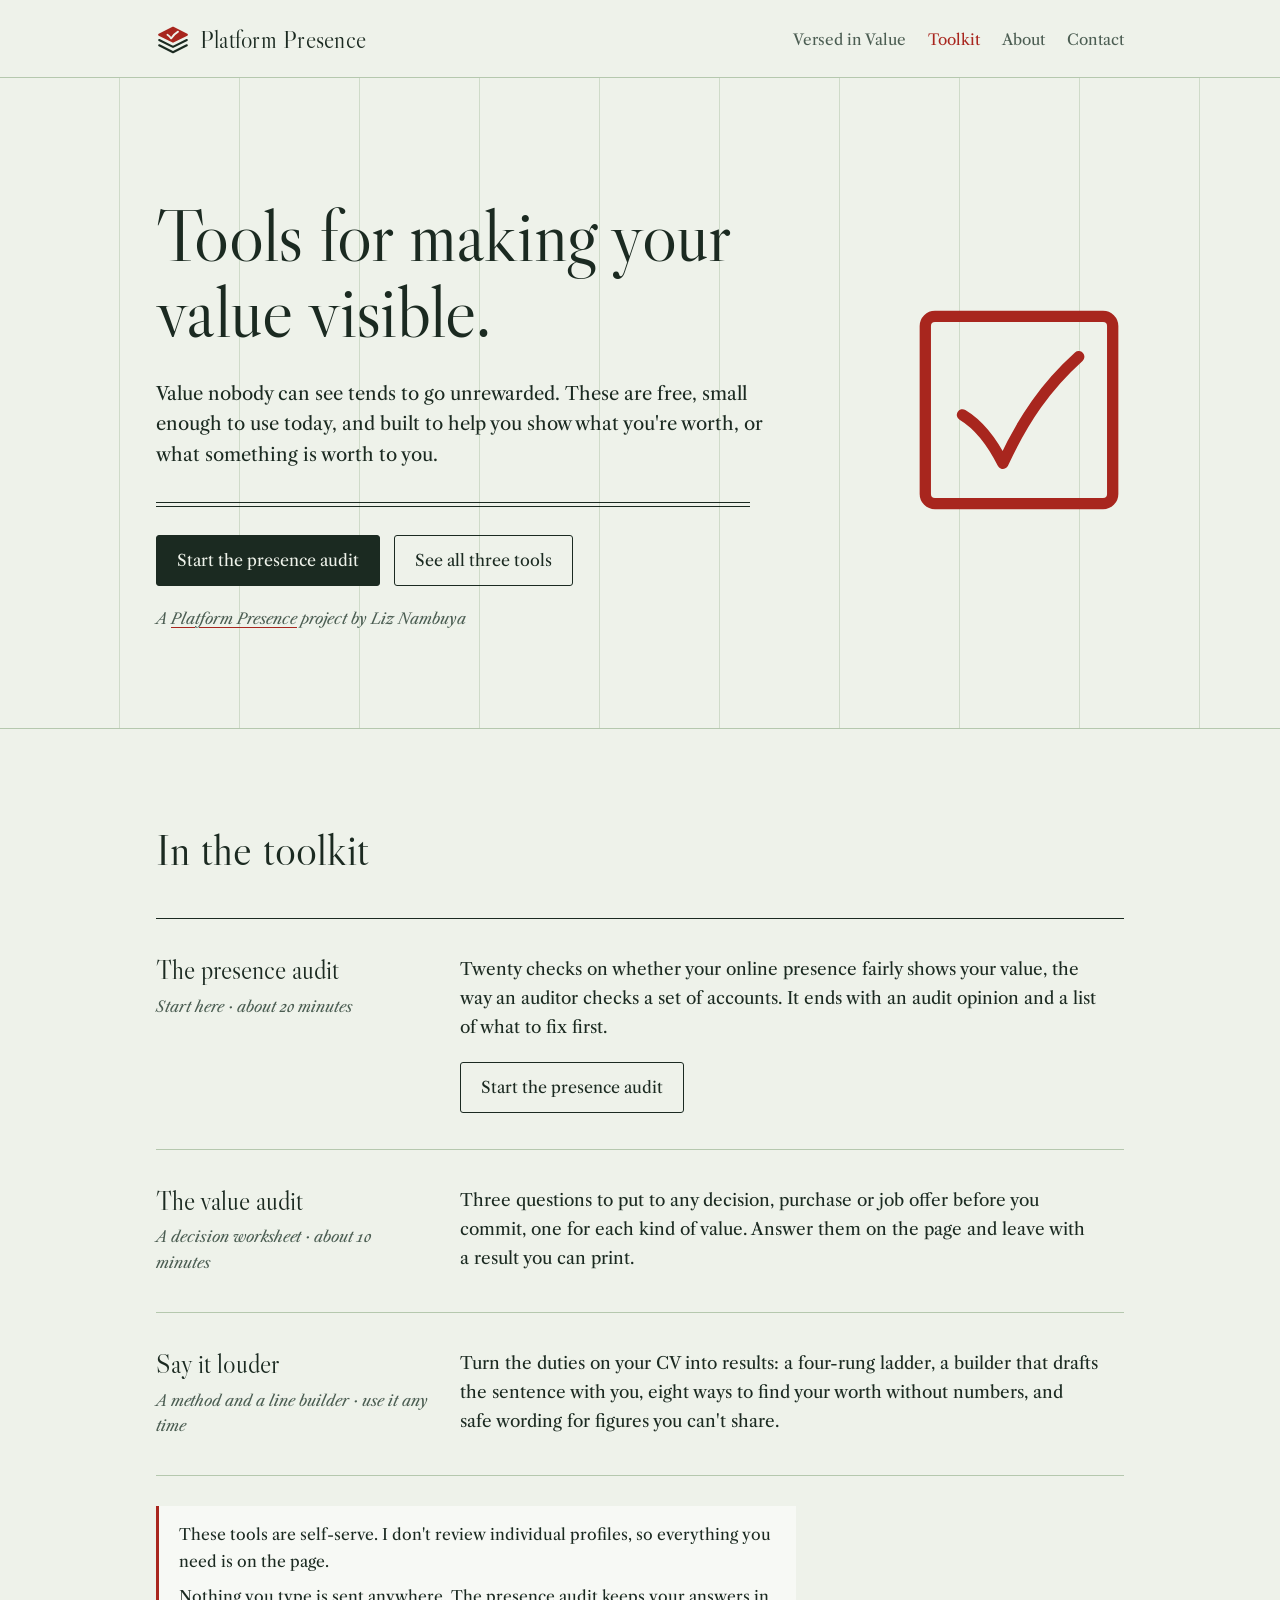
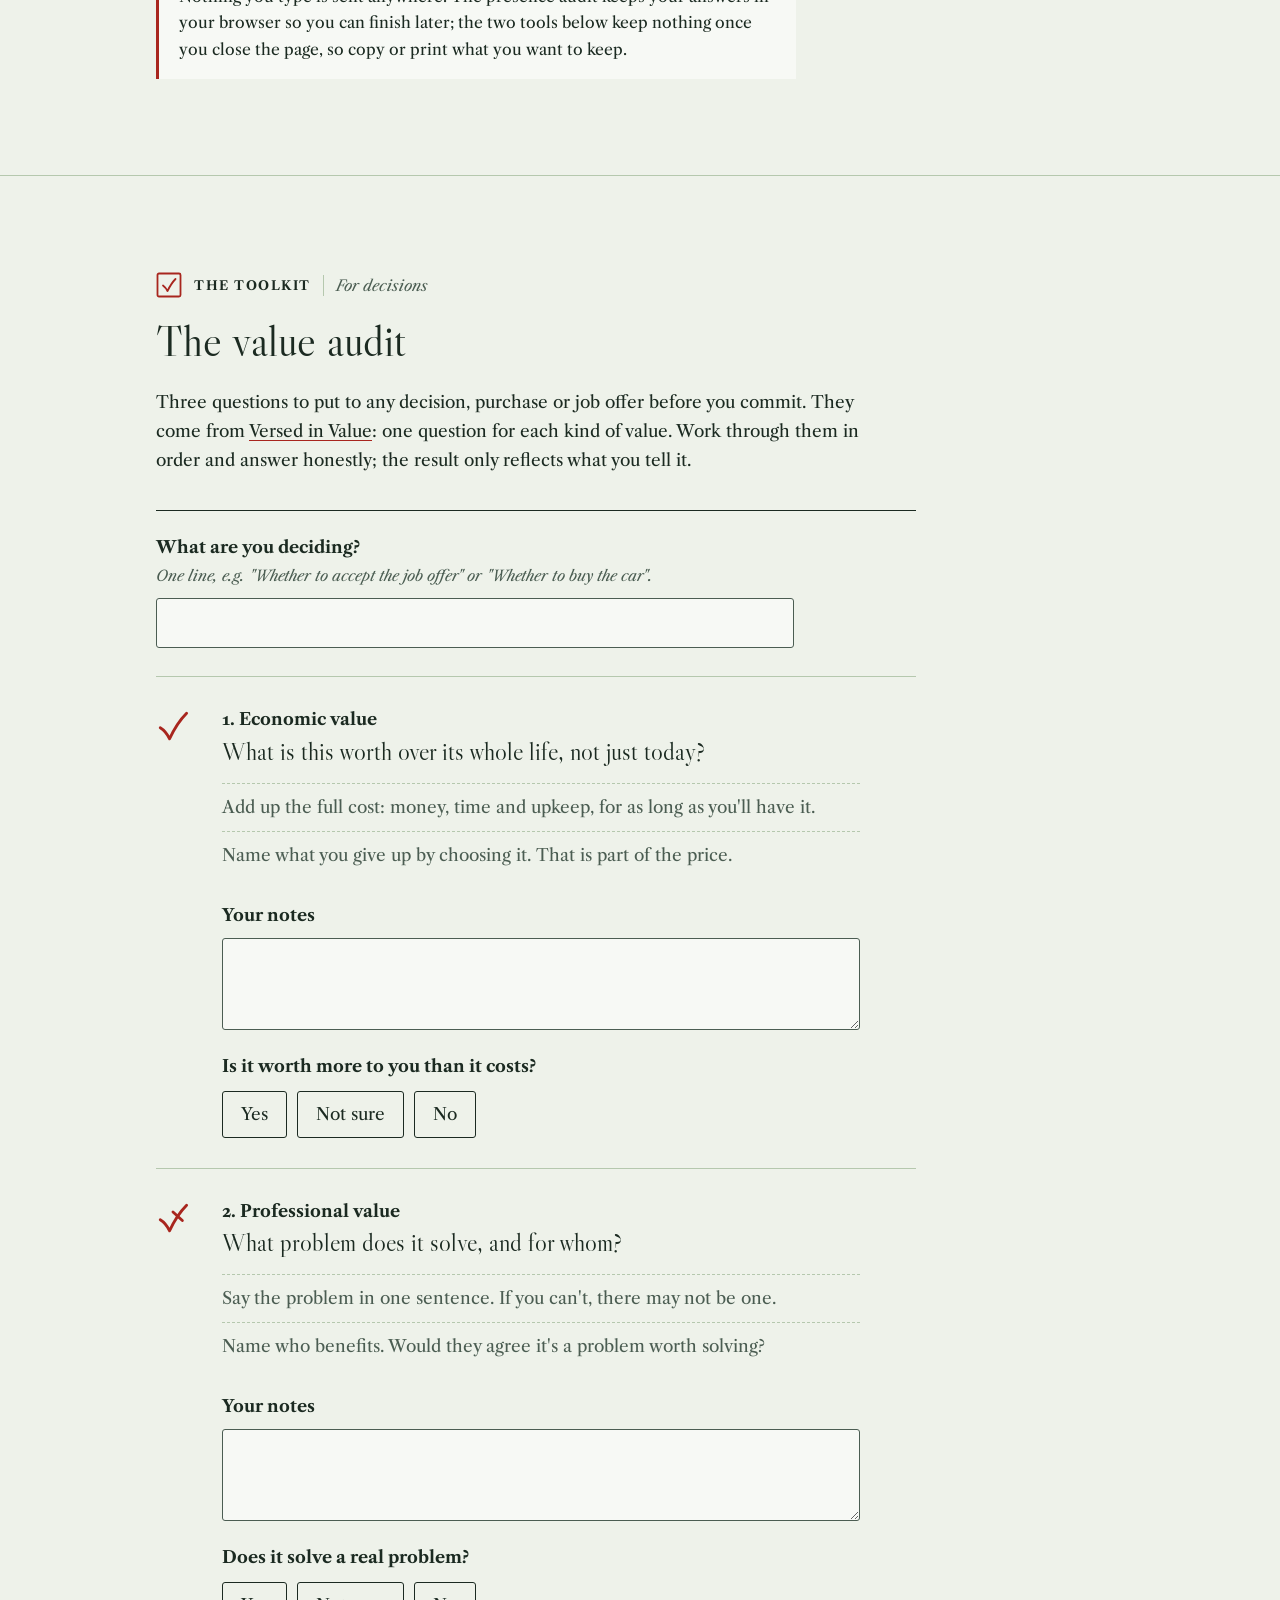
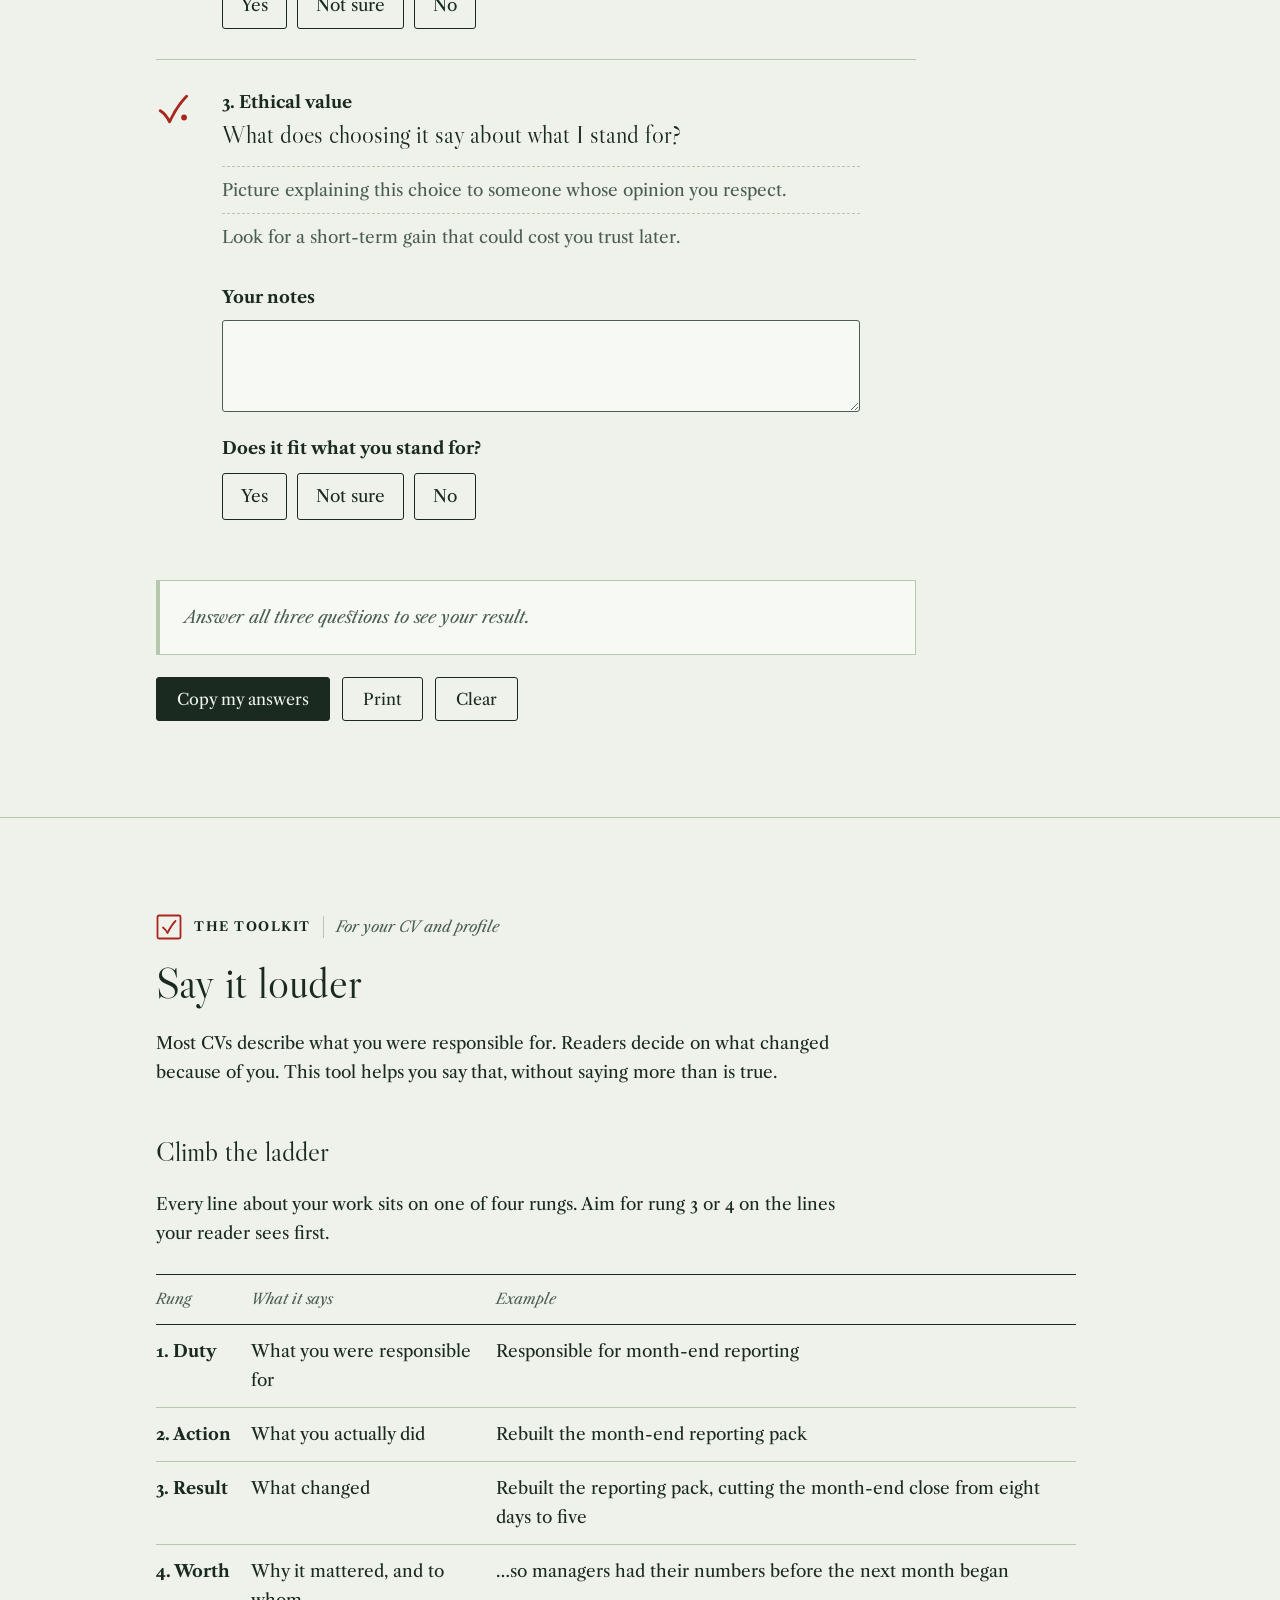
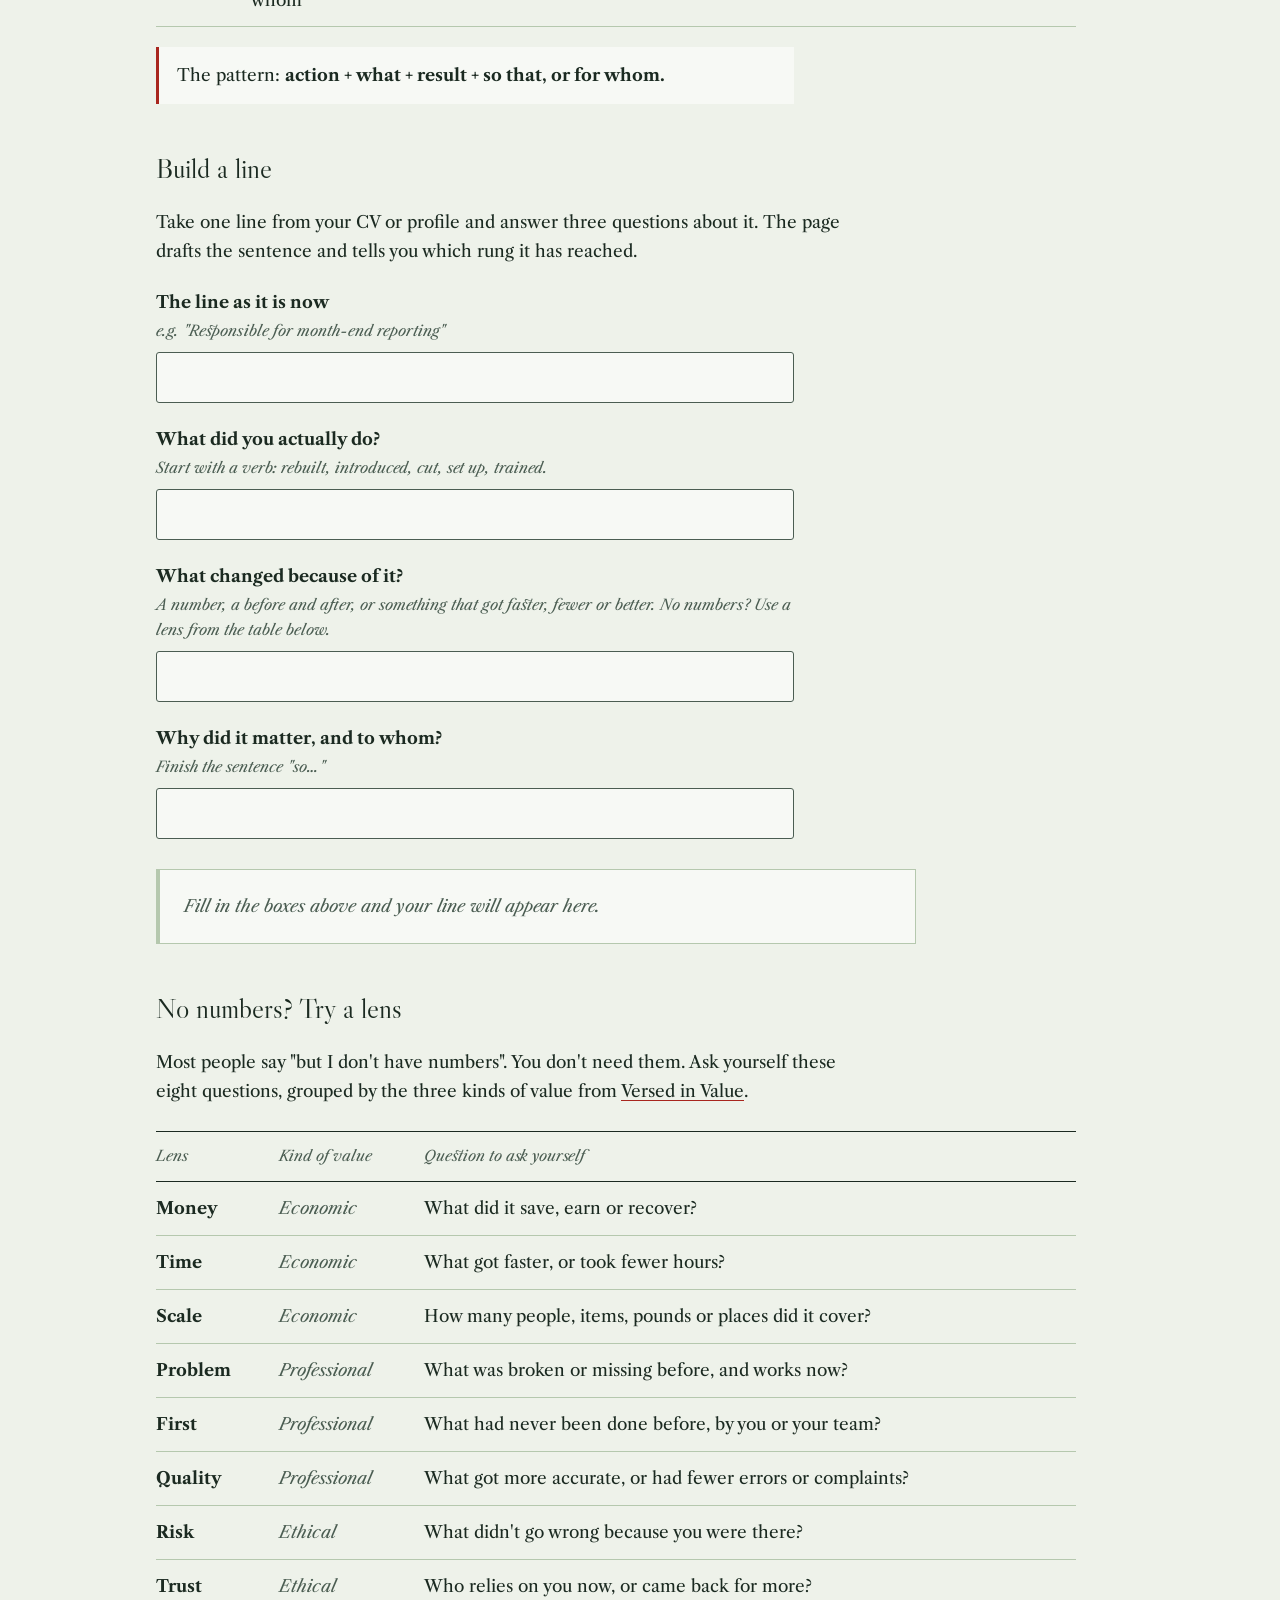
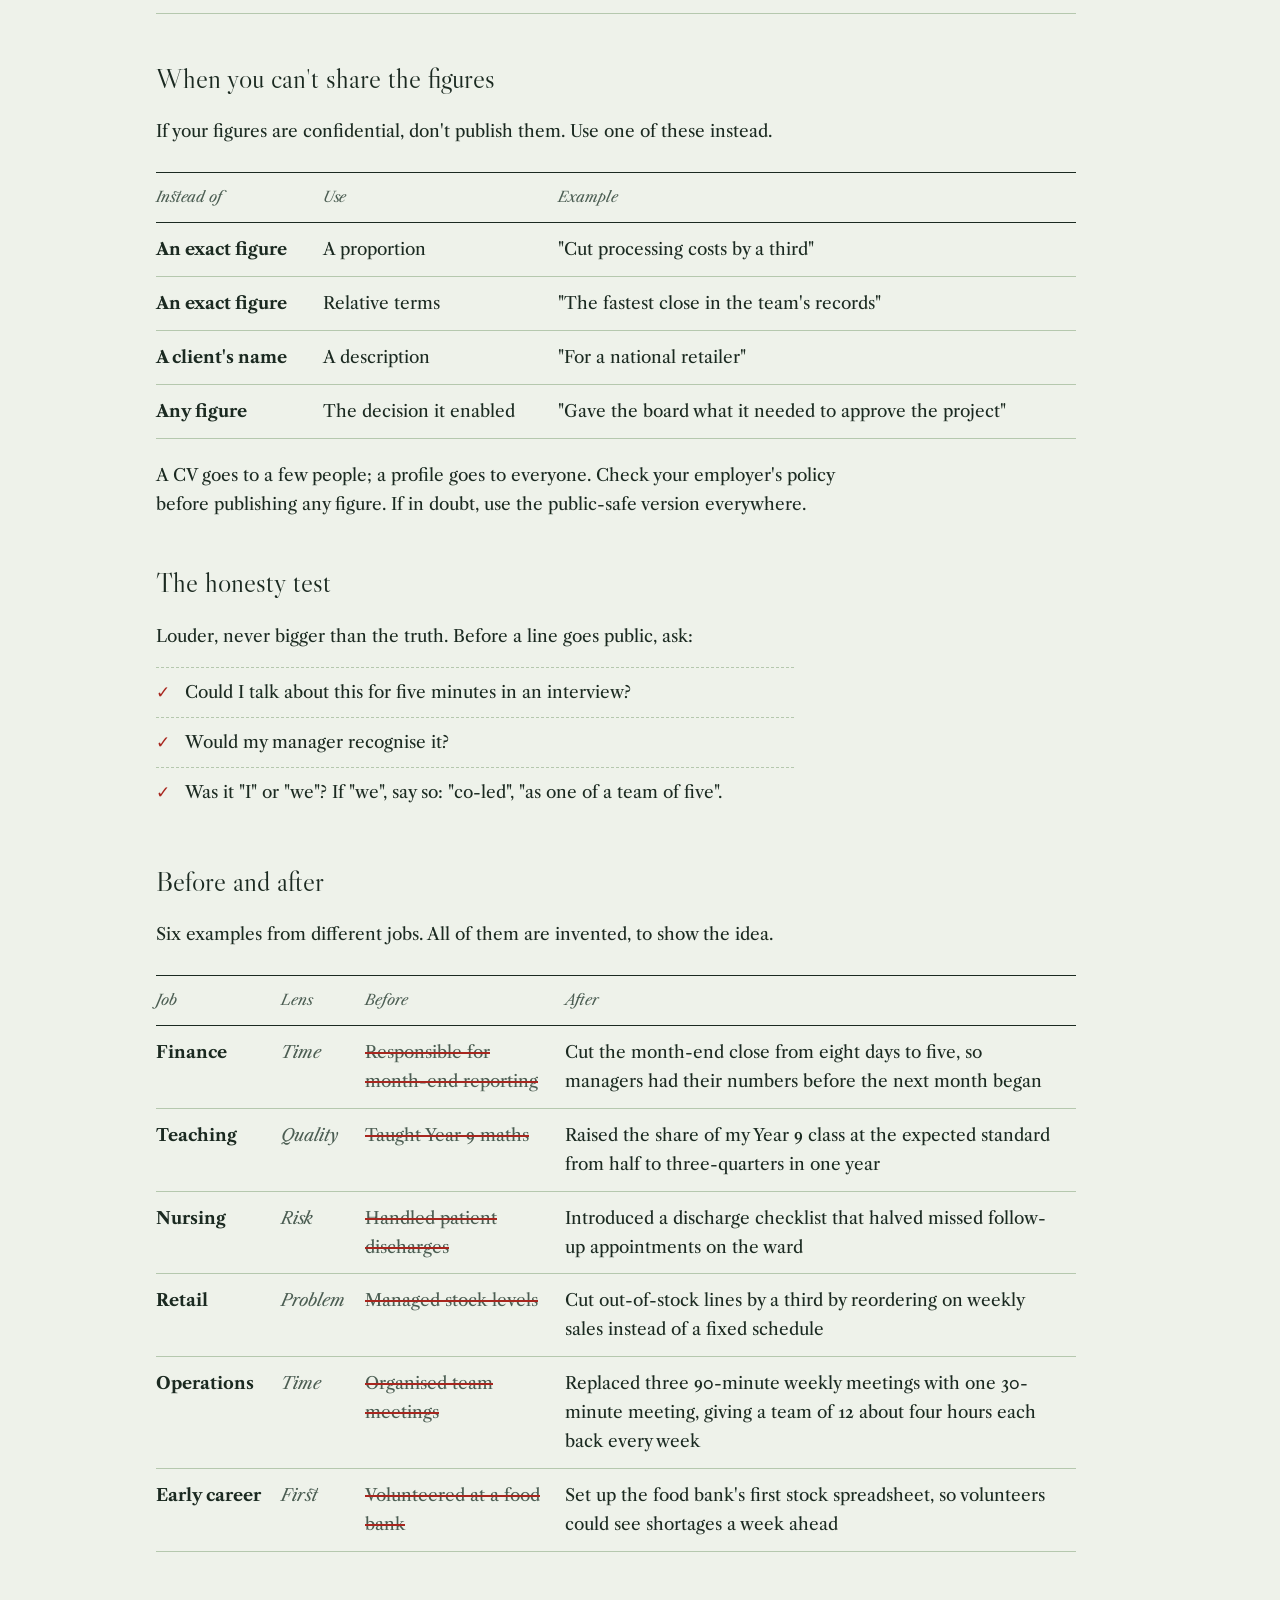
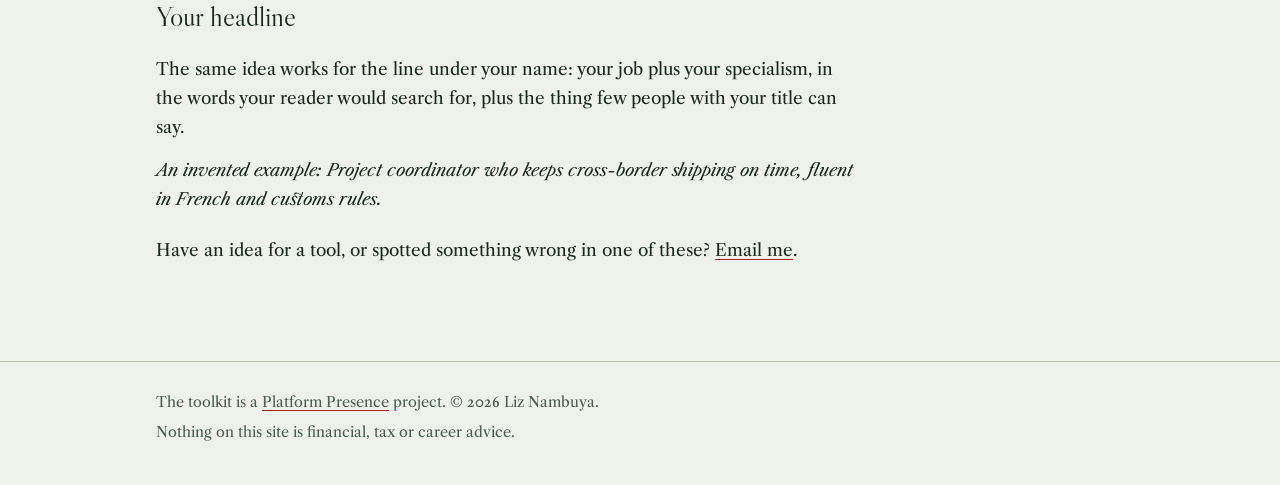
<file: toolkit.html>
<!DOCTYPE html>
<html lang="en-GB">
<head>
<meta charset="UTF-8">
<meta name="viewport" content="width=device-width, initial-scale=1.0">
<title>The toolkit | Platform Presence</title>
<meta name="description" content="Free, self-serve tools for making your value visible: the presence audit, the value audit and Say it louder. A Platform Presence project.">
<meta property="og:title" content="The toolkit | Platform Presence">
<meta property="og:description" content="Free, self-serve tools for making your value visible.">
<meta property="og:url" content="https://platformpresence.com/toolkit.html">
<meta property="og:type" content="website">
<link rel="icon" href="data:image/svg+xml,%3Csvg%20xmlns='http://www.w3.org/2000/svg'%20viewBox='0%200%2064%2064'%3E%3Crect%20width='64'%20height='64'%20rx='12'%20fill='%23EEF2EA'/%3E%3Cpath%20d='M32%209%20L58%2022%20L32%2035%20L6%2022%20Z'%20fill='%23A8261E'%20stroke='%23A8261E'%20stroke-width='5'%20stroke-linejoin='round'/%3E%3Cpath%20d='M21.5%2022%20C24.5%2023.8%2026.5%2025.8%2028.5%2029%20C32%2023.5%2036%2019.5%2041.5%2016.2'%20fill='none'%20stroke='%23EEF2EA'%20stroke-width='4'%20stroke-linecap='round'%20stroke-linejoin='round'/%3E%3Cpath%20d='M6%2032%20L32%2045%20L58%2032'%20fill='none'%20stroke='%231B2A21'%20stroke-width='5'%20stroke-linecap='round'%20stroke-linejoin='round'/%3E%3Cpath%20d='M6%2042%20L32%2055%20L58%2042'%20fill='none'%20stroke='%231B2A21'%20stroke-width='5'%20stroke-linecap='round'%20stroke-linejoin='round'/%3E%3C/svg%3E">
<link rel="apple-touch-icon" href="apple-touch-icon.png">
<link rel="preconnect" href="https://fonts.googleapis.com">
<link rel="preconnect" href="https://fonts.gstatic.com" crossorigin>
<link href="https://fonts.googleapis.com/css2?family=Libre+Caslon+Display&family=Libre+Caslon+Text:ital,wght@0,400;0,700;1,400&display=swap" rel="stylesheet">
<link rel="stylesheet" href="styles.css">
</head>
<body>

<header class="site-head">
  <div class="wrap">
    <a class="wordmark" href="index.html"><svg class="logo" viewBox="0 0 64 64" aria-hidden="true"><path class="platform" d="M32 9 L58 22 L32 35 L6 22 Z"/><path class="cut" d="M21.5 22 C24.5 23.8 26.5 25.8 28.5 29 C32 23.5 36 19.5 41.5 16.2"/><path class="layer" d="M6 32 L32 45 L58 32"/><path class="layer" d="M6 42 L32 55 L58 42"/></svg><span>Platform Presence</span></a>
    <nav class="site-nav" aria-label="Main">
      <a href="index.html#versed-in-value">Versed in Value</a>
      <a href="toolkit.html" aria-current="page">Toolkit</a>
      <a href="index.html#about">About</a>
      <a href="index.html#contact">Contact</a>
    </nav>
  </div>
</header>

<main>

  <div class="hero">
    <div class="wrap">
      <div>
        <h1>Tools for making your value visible.</h1>
        <p class="lede">Value nobody can see tends to go unrewarded. These are free, small enough to use today, and built to help you show what you're worth, or what something is worth to you.</p>
        <div class="total-rule" aria-hidden="true"></div>
        <div class="actions">
          <a class="btn btn-primary" href="presence-audit.html">Start the presence audit</a>
          <a class="btn" href="#tools">See all three tools</a>
        </div>
        <p class="byline">A <a href="index.html">Platform Presence</a> project by Liz Nambuya</p>
      </div>
      <div class="mark-wrap" aria-hidden="true">
        <svg class="mark mark-big" viewBox="0 0 130 130"><rect x="7" y="7" width="116" height="116" rx="6"/><path class="tick" d="M30 68 C40 74 48 84 55 98 C68 70 82 50 102 32"/></svg>
      </div>
    </div>
  </div>

  <section id="tools">
    <div class="wrap">
      <h2>In the toolkit</h2>

      <div class="tools">
        <article class="tool">
          <div>
            <h3><a href="presence-audit.html">The presence audit</a></h3>
            <p class="status">Start here &middot; about 20 minutes</p>
          </div>
          <div class="body">
            <p>Twenty checks on whether your online presence fairly shows your value, the way an auditor checks a set of accounts. It ends with an audit opinion and a list of what to fix first.</p>
            <a class="btn" href="presence-audit.html">Start the presence audit</a>
          </div>
        </article>

        <article class="tool">
          <div>
            <h3><a href="#value-audit">The value audit</a></h3>
            <p class="status">A decision worksheet &middot; about 10 minutes</p>
          </div>
          <div class="body">
            <p>Three questions to put to any decision, purchase or job offer before you commit, one for each kind of value. Answer them on the page and leave with a result you can print.</p>
          </div>
        </article>

        <article class="tool">
          <div>
            <h3><a href="#say-it-louder">Say it louder</a></h3>
            <p class="status">A method and a line builder &middot; use it any time</p>
          </div>
          <div class="body">
            <p>Turn the duties on your CV into results: a four-rung ladder, a builder that drafts the sentence with you, eight ways to find your worth without numbers, and safe wording for figures you can't share.</p>
          </div>
        </article>

        <!--
          TO ADD A TOOL: copy one <article class="tool"> block above for the list,
          then copy a whole tool <section> below, give it a new id, and replace the content.
        -->
      </div>

      <div class="note">
        <p>These tools are self-serve. I don't review individual profiles, so everything you need is on the page.</p>
        <p>Nothing you type is sent anywhere. The presence audit keeps your answers in your browser so you can finish later; the two tools below keep nothing once you close the page, so copy or print what you want to keep.</p>
      </div>
    </div>
  </section>

  <section id="value-audit">
    <div class="wrap">
      <p class="kicker"><svg class="mark" viewBox="0 0 52 52" aria-hidden="true"><rect x="3" y="3" width="46" height="46" rx="3"/><path d="M14 27 C18 30 21 34 23 38 C28 28 33 20 39 14"/></svg><span class="kicker-name">The toolkit</span><span>For decisions</span></p>
      <h2>The value audit</h2>
      <div class="prose">
        <p>Three questions to put to any decision, purchase or job offer before you commit. They come from <a href="index.html#versed-in-value">Versed in Value</a>: one question for each kind of value. Work through them in order and answer honestly; the result only reflects what you tell it.</p>
      </div>

      <noscript><p class="note">The worksheet needs JavaScript to total your answers. You can still use the three questions on paper.</p></noscript>

      <form id="va-form" class="worksheet" autocomplete="off">
        <div class="field">
          <label for="va-decision">What are you deciding?</label>
          <span class="hint">One line, e.g. "Whether to accept the job offer" or "Whether to buy the car".</span>
          <input type="text" id="va-decision" name="decision">
        </div>

        <fieldset class="part" data-kind="economic">
          <legend class="visually-hidden">Economic value</legend>
          <div class="part-head">
            <svg class="mark" viewBox="0 0 40 40" aria-hidden="true"><path d="M5 22 C10 25 13 29 16 35 C22 22 29 12 36 5"/></svg>
            <div>
              <p class="kind-name">1. Economic value</p>
              <p class="big-q">What is this worth over its whole life, not just today?</p>
            </div>
          </div>
          <ul class="prompts">
            <li>Add up the full cost: money, time and upkeep, for as long as you'll have it.</li>
            <li>Name what you give up by choosing it. That is part of the price.</li>
          </ul>
          <div class="field">
            <label for="va-notes-economic">Your notes</label>
            <textarea id="va-notes-economic" name="notes-economic"></textarea>
          </div>
          <div class="verdict" role="radiogroup" aria-labelledby="va-v-economic">
            <p class="label" id="va-v-economic">Is it worth more to you than it costs?</p>
            <div class="choices">
              <label class="choice"><input type="radio" name="economic" value="yes"><span>Yes</span></label>
              <label class="choice"><input type="radio" name="economic" value="unsure"><span>Not sure</span></label>
              <label class="choice"><input type="radio" name="economic" value="no"><span>No</span></label>
            </div>
          </div>
        </fieldset>

        <fieldset class="part" data-kind="professional">
          <legend class="visually-hidden">Professional value</legend>
          <div class="part-head">
            <svg class="mark" viewBox="0 0 40 40" aria-hidden="true"><path d="M5 22 C10 25 13 29 16 35 C22 22 29 12 36 5"/><path d="M20 13 L31 23"/></svg>
            <div>
              <p class="kind-name">2. Professional value</p>
              <p class="big-q">What problem does it solve, and for whom?</p>
            </div>
          </div>
          <ul class="prompts">
            <li>Say the problem in one sentence. If you can't, there may not be one.</li>
            <li>Name who benefits. Would they agree it's a problem worth solving?</li>
          </ul>
          <div class="field">
            <label for="va-notes-professional">Your notes</label>
            <textarea id="va-notes-professional" name="notes-professional"></textarea>
          </div>
          <div class="verdict" role="radiogroup" aria-labelledby="va-v-professional">
            <p class="label" id="va-v-professional">Does it solve a real problem?</p>
            <div class="choices">
              <label class="choice"><input type="radio" name="professional" value="yes"><span>Yes</span></label>
              <label class="choice"><input type="radio" name="professional" value="unsure"><span>Not sure</span></label>
              <label class="choice"><input type="radio" name="professional" value="no"><span>No</span></label>
            </div>
          </div>
        </fieldset>

        <fieldset class="part" data-kind="ethical">
          <legend class="visually-hidden">Ethical value</legend>
          <div class="part-head">
            <svg class="mark" viewBox="0 0 40 40" aria-hidden="true"><path d="M5 22 C10 25 13 29 16 35 C22 22 29 12 36 5"/><circle class="dot" cx="33" cy="30" r="3.4"/></svg>
            <div>
              <p class="kind-name">3. Ethical value</p>
              <p class="big-q">What does choosing it say about what I stand for?</p>
            </div>
          </div>
          <ul class="prompts">
            <li>Picture explaining this choice to someone whose opinion you respect.</li>
            <li>Look for a short-term gain that could cost you trust later.</li>
          </ul>
          <div class="field">
            <label for="va-notes-ethical">Your notes</label>
            <textarea id="va-notes-ethical" name="notes-ethical"></textarea>
          </div>
          <div class="verdict" role="radiogroup" aria-labelledby="va-v-ethical">
            <p class="label" id="va-v-ethical">Does it fit what you stand for?</p>
            <div class="choices">
              <label class="choice"><input type="radio" name="ethical" value="yes"><span>Yes</span></label>
              <label class="choice"><input type="radio" name="ethical" value="unsure"><span>Not sure</span></label>
              <label class="choice"><input type="radio" name="ethical" value="no"><span>No</span></label>
            </div>
          </div>
        </fieldset>
      </form>

      <div id="va-result" class="result is-empty" aria-live="polite">
        <p>Answer all three questions to see your result.</p>
      </div>

      <div class="tool-actions no-print">
        <button type="button" class="btn btn-primary" id="va-copy">Copy my answers</button>
        <button type="button" class="btn" id="va-print">Print</button>
        <button type="button" class="btn" id="va-clear">Clear</button>
        <span class="status-msg" id="va-status" role="status"></span>
      </div>
    </div>
  </section>

  <section id="say-it-louder">
    <div class="wrap">
      <p class="kicker"><svg class="mark" viewBox="0 0 52 52" aria-hidden="true"><rect x="3" y="3" width="46" height="46" rx="3"/><path d="M14 27 C18 30 21 34 23 38 C28 28 33 20 39 14"/></svg><span class="kicker-name">The toolkit</span><span>For your CV and profile</span></p>
      <h2>Say it louder</h2>
      <div class="prose">
        <p>Most CVs describe what you were responsible for. Readers decide on what changed because of you. This tool helps you say that, without saying more than is true.</p>
      </div>

      <h3 class="sub">Climb the ladder</h3>
      <div class="prose">
        <p>Every line about your work sits on one of four rungs. Aim for rung 3 or 4 on the lines your reader sees first.</p>
      </div>
      <table class="sheet">
        <caption class="visually-hidden">The value ladder: four rungs from duty to worth</caption>
        <thead>
          <tr><th scope="col">Rung</th><th scope="col">What it says</th><th scope="col">Example</th></tr>
        </thead>
        <tbody>
          <tr><th scope="row">1. Duty</th><td>What you were responsible for</td><td data-label="Example">Responsible for month-end reporting</td></tr>
          <tr><th scope="row">2. Action</th><td>What you actually did</td><td data-label="Example">Rebuilt the month-end reporting pack</td></tr>
          <tr><th scope="row">3. Result</th><td>What changed</td><td data-label="Example">Rebuilt the reporting pack, cutting the month-end close from eight days to five</td></tr>
          <tr><th scope="row">4. Worth</th><td>Why it mattered, and to whom</td><td data-label="Example">&hellip;so managers had their numbers before the next month began</td></tr>
        </tbody>
      </table>
      <p class="pattern">The pattern: <b>action + what + result + so that, or for whom.</b></p>

      <h3 class="sub">Build a line</h3>
      <div class="prose">
        <p>Take one line from your CV or profile and answer three questions about it. The page drafts the sentence and tells you which rung it has reached.</p>
      </div>

      <form id="sl-form" class="builder" autocomplete="off">
        <div class="field">
          <label for="sl-duty">The line as it is now</label>
          <span class="hint">e.g. "Responsible for month-end reporting"</span>
          <input type="text" id="sl-duty" name="duty">
        </div>
        <div class="field">
          <label for="sl-action">What did you actually do?</label>
          <span class="hint">Start with a verb: rebuilt, introduced, cut, set up, trained.</span>
          <input type="text" id="sl-action" name="action">
        </div>
        <div class="field">
          <label for="sl-result">What changed because of it?</label>
          <span class="hint">A number, a before and after, or something that got faster, fewer or better. No numbers? Use a lens from the table below.</span>
          <input type="text" id="sl-result" name="result">
        </div>
        <div class="field">
          <label for="sl-worth">Why did it matter, and to whom?</label>
          <span class="hint">Finish the sentence "so&hellip;"</span>
          <input type="text" id="sl-worth" name="worth">
        </div>
      </form>

      <div id="sl-result-box" class="result is-empty" aria-live="polite">
        <p>Fill in the boxes above and your line will appear here.</p>
      </div>

      <div id="sl-after" hidden>
        <div class="field">
          <label for="sl-draft">Your line</label>
          <span class="hint">Edit it until it sounds like you.</span>
          <textarea id="sl-draft" name="draft"></textarea>
        </div>
        <div class="checks" id="sl-honesty">
          <p class="label">The honesty test, before it goes public</p>
          <label><input type="checkbox"> <span>I could talk about this for five minutes in an interview.</span></label>
          <label><input type="checkbox"> <span>My manager would recognise it.</span></label>
          <label><input type="checkbox"> <span>If it was "we", the line says so: "co-led", "as one of a team of five".</span></label>
        </div>
        <div class="tool-actions no-print">
          <button type="button" class="btn btn-primary" id="sl-copy">Copy my line</button>
          <button type="button" class="btn" id="sl-clear">Start another line</button>
          <span class="status-msg" id="sl-status" role="status"></span>
        </div>
      </div>

      <h3 class="sub">No numbers? Try a lens</h3>
      <div class="prose">
        <p>Most people say "but I don't have numbers". You don't need them. Ask yourself these eight questions, grouped by the three kinds of value from <a href="index.html#versed-in-value">Versed in Value</a>.</p>
      </div>
      <table class="sheet">
        <caption class="visually-hidden">Eight value lenses</caption>
        <thead>
          <tr><th scope="col">Lens</th><th scope="col">Kind of value</th><th scope="col">Question to ask yourself</th></tr>
        </thead>
        <tbody>
          <tr><th scope="row">Money</th><td class="soft">Economic</td><td>What did it save, earn or recover?</td></tr>
          <tr><th scope="row">Time</th><td class="soft">Economic</td><td>What got faster, or took fewer hours?</td></tr>
          <tr><th scope="row">Scale</th><td class="soft">Economic</td><td>How many people, items, pounds or places did it cover?</td></tr>
          <tr><th scope="row">Problem</th><td class="soft">Professional</td><td>What was broken or missing before, and works now?</td></tr>
          <tr><th scope="row">First</th><td class="soft">Professional</td><td>What had never been done before, by you or your team?</td></tr>
          <tr><th scope="row">Quality</th><td class="soft">Professional</td><td>What got more accurate, or had fewer errors or complaints?</td></tr>
          <tr><th scope="row">Risk</th><td class="soft">Ethical</td><td>What didn't go wrong because you were there?</td></tr>
          <tr><th scope="row">Trust</th><td class="soft">Ethical</td><td>Who relies on you now, or came back for more?</td></tr>
        </tbody>
      </table>

      <h3 class="sub">When you can't share the figures</h3>
      <div class="prose">
        <p>If your figures are confidential, don't publish them. Use one of these instead.</p>
      </div>
      <table class="sheet">
        <caption class="visually-hidden">Safe swaps for confidential figures</caption>
        <thead>
          <tr><th scope="col">Instead of</th><th scope="col">Use</th><th scope="col">Example</th></tr>
        </thead>
        <tbody>
          <tr><th scope="row">An exact figure</th><td>A proportion</td><td data-label="Example">"Cut processing costs by a third"</td></tr>
          <tr><th scope="row">An exact figure</th><td>Relative terms</td><td data-label="Example">"The fastest close in the team's records"</td></tr>
          <tr><th scope="row">A client's name</th><td>A description</td><td data-label="Example">"For a national retailer"</td></tr>
          <tr><th scope="row">Any figure</th><td>The decision it enabled</td><td data-label="Example">"Gave the board what it needed to approve the project"</td></tr>
        </tbody>
      </table>
      <div class="prose">
        <p>A CV goes to a few people; a profile goes to everyone. Check your employer's policy before publishing any figure. If in doubt, use the public-safe version everywhere.</p>
      </div>

      <h3 class="sub">The honesty test</h3>
      <div class="prose">
        <p>Louder, never bigger than the truth. Before a line goes public, ask:</p>
      </div>
      <ul class="plain-list">
        <li>Could I talk about this for five minutes in an interview?</li>
        <li>Would my manager recognise it?</li>
        <li>Was it "I" or "we"? If "we", say so: "co-led", "as one of a team of five".</li>
      </ul>

      <h3 class="sub">Before and after</h3>
      <div class="prose">
        <p>Six examples from different jobs. All of them are invented, to show the idea.</p>
      </div>
      <table class="sheet">
        <caption class="visually-hidden">Six invented before-and-after examples</caption>
        <thead>
          <tr><th scope="col">Job</th><th scope="col">Lens</th><th scope="col">Before</th><th scope="col">After</th></tr>
        </thead>
        <tbody>
          <tr><th scope="row">Finance</th><td class="soft" data-label="Lens">Time</td><td class="struck">Responsible for month-end reporting</td><td>Cut the month-end close from eight days to five, so managers had their numbers before the next month began</td></tr>
          <tr><th scope="row">Teaching</th><td class="soft" data-label="Lens">Quality</td><td class="struck">Taught Year 9 maths</td><td>Raised the share of my Year 9 class at the expected standard from half to three-quarters in one year</td></tr>
          <tr><th scope="row">Nursing</th><td class="soft" data-label="Lens">Risk</td><td class="struck">Handled patient discharges</td><td>Introduced a discharge checklist that halved missed follow-up appointments on the ward</td></tr>
          <tr><th scope="row">Retail</th><td class="soft" data-label="Lens">Problem</td><td class="struck">Managed stock levels</td><td>Cut out-of-stock lines by a third by reordering on weekly sales instead of a fixed schedule</td></tr>
          <tr><th scope="row">Operations</th><td class="soft" data-label="Lens">Time</td><td class="struck">Organised team meetings</td><td>Replaced three 90-minute weekly meetings with one 30-minute meeting, giving a team of 12 about four hours each back every week</td></tr>
          <tr><th scope="row">Early career</th><td class="soft" data-label="Lens">First</td><td class="struck">Volunteered at a food bank</td><td>Set up the food bank's first stock spreadsheet, so volunteers could see shortages a week ahead</td></tr>
        </tbody>
      </table>

      <h3 class="sub">Your headline</h3>
      <div class="prose">
        <p>The same idea works for the line under your name: your job plus your specialism, in the words your reader would search for, plus the thing few people with your title can say.</p>
        <p><i>An invented example: Project coordinator who keeps cross-border shipping on time, fluent in French and customs rules.</i></p>
      </div>

      <div class="prose">
        <p>Have an idea for a tool, or spotted something wrong in one of these? <a href="mailto:contact@liznambuya.com?subject=Platform%20Presence%20toolkit">Email me</a>.</p>
      </div>
    </div>
  </section>

</main>

<footer class="site-foot">
  <div class="wrap">
    <p>The toolkit is a <a href="index.html">Platform Presence</a> project. &copy; 2026 Liz Nambuya.</p>
    <p>Nothing on this site is financial, tax or career advice.</p>
  </div>
</footer>

<script>
// Platform Presence toolkit. Everything runs in this page: nothing is saved or sent anywhere.
(function () {
  "use strict";
  var $ = function (id) { return document.getElementById(id); };

  function copyText(text, statusEl) {
    function done(ok) {
      statusEl.textContent = ok ? "Copied." : "Couldn't copy automatically. Select the text and copy it by hand.";
      setTimeout(function () { statusEl.textContent = ""; }, 4000);
    }
    if (navigator.clipboard && navigator.clipboard.writeText) {
      navigator.clipboard.writeText(text).then(function () { done(true); }, function () { done(fallback()); });
    } else {
      done(fallback());
    }
    function fallback() {
      var ta = document.createElement("textarea");
      ta.value = text; ta.setAttribute("readonly", ""); ta.style.position = "fixed"; ta.style.opacity = "0";
      document.body.appendChild(ta); ta.select();
      var ok = false;
      try { ok = document.execCommand("copy"); } catch (e) { ok = false; }
      document.body.removeChild(ta);
      return ok;
    }
  }

  function listWords(items) {
    if (items.length <= 1) return items.join("");
    return items.slice(0, -1).join(", ") + " and " + items[items.length - 1];
  }

  /* ---------- Tool 1: the value audit ---------- */
  var vaForm = $("va-form"), vaResult = $("va-result");
  var KINDS = [
    { key: "economic", name: "Economic value", q: "What is this worth over its whole life, not just today?" },
    { key: "professional", name: "Professional value", q: "What problem does it solve, and for whom?" },
    { key: "ethical", name: "Ethical value", q: "What does choosing it say about what I stand for?" }
  ];
  var LABEL = { yes: "Yes", unsure: "Not sure", no: "No" };

  function vaAnswers() {
    return KINDS.map(function (k) {
      var picked = vaForm.querySelector('input[name="' + k.key + '"]:checked');
      return { kind: k, value: picked ? picked.value : null, notes: vaForm.elements["notes-" + k.key].value.trim() };
    });
  }

  function vaVerdict(answers) {
    var missing = answers.filter(function (a) { return !a.value; });
    if (missing.length) return null;
    var yes = answers.filter(function (a) { return a.value === "yes"; }).length;
    var short = function (v) { return answers.filter(function (a) { return a.value === v; }).map(function (a) { return a.kind.key; }); };
    var no = short("no"), unsure = short("unsure");
    var headline = yes + " of 3 clear.", detail;
    if (no.length) {
      detail = "By your own answers, this falls short on " + listWords(no) + " value. A shortcut that looks cheap in one area tends to cost you in another, so look hard at that part before you commit.";
      if (unsure.length) detail += " You were also unsure about " + listWords(unsure) + " value.";
    } else if (unsure.length) {
      detail = "No red flags, but " + listWords(unsure) + " value is still an open question. Work out what you would need to know to answer it, then come back.";
    } else {
      detail = "By your own answers, this holds up as economic, professional and ethical value.";
    }
    return { headline: headline, detail: detail };
  }

  function vaRender() {
    var answers = vaAnswers(), v = vaVerdict(answers);
    vaResult.textContent = "";
    if (!v) {
      var left = answers.filter(function (a) { return !a.value; }).length;
      vaResult.className = "result is-empty";
      var p = document.createElement("p");
      p.textContent = left === 3 ? "Answer all three questions to see your result." : left + " more to answer before your result appears.";
      vaResult.appendChild(p);
      return;
    }
    vaResult.className = "result";
    var decision = vaForm.elements.decision.value.trim();
    if (decision) { var d = document.createElement("p"); d.className = "result-about"; d.textContent = decision; vaResult.appendChild(d); }
    var h = document.createElement("p"); h.className = "score"; h.textContent = v.headline; vaResult.appendChild(h);
    var t = document.createElement("p"); t.textContent = v.detail; vaResult.appendChild(t);
  }

  function vaText() {
    var answers = vaAnswers(), v = vaVerdict(answers);
    var lines = ["The value audit: " + (vaForm.elements.decision.value.trim() || "(no decision named)"), ""];
    answers.forEach(function (a, i) {
      lines.push((i + 1) + ". " + a.kind.name + ": " + a.kind.q);
      lines.push("   Answer: " + (a.value ? LABEL[a.value] : "not answered"));
      if (a.notes) lines.push("   Notes: " + a.notes);
      lines.push("");
    });
    lines.push(v ? "Result: " + v.headline + " " + v.detail : "Result: not all three questions answered yet.");
    lines.push("", "From the Platform Presence toolkit: platformpresence.com/toolkit.html");
    return lines.join("\n");
  }

  if (vaForm) {
    vaForm.addEventListener("input", vaRender);
    vaForm.addEventListener("change", vaRender);
    vaForm.addEventListener("submit", function (e) { e.preventDefault(); });
    $("va-copy").addEventListener("click", function () { copyText(vaText(), $("va-status")); });
    $("va-print").addEventListener("click", function () {
      document.body.classList.add("print-value-audit");
      window.print();
      setTimeout(function () { document.body.classList.remove("print-value-audit"); }, 500);
    });
    $("va-clear").addEventListener("click", function () { vaForm.reset(); vaRender(); $("va-status").textContent = "Cleared."; setTimeout(function () { $("va-status").textContent = ""; }, 3000); });
    vaRender();
  }

  /* ---------- Tool 2: Say it louder, the line builder ---------- */
  var slForm = $("sl-form"), slBox = $("sl-result-box"), slAfter = $("sl-after"), slDraft = $("sl-draft");
  var RUNGS = {
    1: ["Rung 1: duty.", "This says what you were responsible for. Add what you actually did."],
    2: ["Rung 2: action.", "A reader can now see what you did. Add what changed because of it."],
    3: ["Rung 3: result.", "Strong. Add why it mattered, and to whom, to reach rung 4."],
    4: ["Rung 4: worth.", "This is the kind of line a reader decides on. Run the honesty test, then use it."]
  };
  var slDraftEdited = false, slLastBuilt = "";

  function tidy(s) { return s.trim().replace(/\s+/g, " ").replace(/[.;,\s]+$/, ""); }
  function upperFirst(s) { return s ? s.charAt(0).toUpperCase() + s.slice(1) : s; }
  function lowerFirst(s) {
    if (!s) return s;
    var first = s.split(" ")[0];
    if (first === "I" || /^[A-Z0-9£$€]{2,}/.test(first) || /^I['’]/.test(first)) return s; // leave "I", acronyms and figures alone
    return s.charAt(0).toLowerCase() + s.slice(1);
  }

  function slBuild() {
    var duty = tidy(slForm.elements.duty.value), action = tidy(slForm.elements.action.value),
        result = tidy(slForm.elements.result.value), worth = tidy(slForm.elements.worth.value);
    if (!duty && !action && !result && !worth) return null;
    var rung = 1, line = duty;
    if (action) {
      rung = 2; line = upperFirst(action);
      if (result) {
        rung = 3; line += ", " + lowerFirst(result);
        if (worth) { rung = 4; line += ", " + (/^so\b/i.test(worth) ? lowerFirst(worth) : "so " + lowerFirst(worth)); }
      }
    }
    var msg = null;
    if (!action && (result || worth)) msg = duty ? ["Rung 1: duty.", "Start with what you actually did: the result and the reason need an action to hang on."]
                                                 : ["Not on the ladder yet.", "Start with what you actually did: the result and the reason need an action to hang on."];
    else if (action && !result && worth) msg = ["Rung 2: action.", "You've said why it mattered, but not what changed. Fill in the result to climb."];
    return { rung: rung, line: line ? line + "." : "", msg: msg };
  }

  function slRender() {
    var b = slBuild();
    slBox.textContent = "";
    if (!b) {
      slBox.className = "result is-empty";
      var p = document.createElement("p"); p.textContent = "Fill in the boxes above and your line will appear here."; slBox.appendChild(p);
      slAfter.hidden = true; slDraftEdited = false; slLastBuilt = "";
      return;
    }
    slBox.className = "result";
    var m = b.msg || RUNGS[b.rung];
    var h = document.createElement("p"); h.className = "score"; h.textContent = m[0]; slBox.appendChild(h);
    var t = document.createElement("p"); t.textContent = m[1]; slBox.appendChild(t);
    slAfter.hidden = !b.line;
    if (!slDraftEdited || slDraft.value === slLastBuilt) { slDraft.value = b.line; slDraftEdited = false; }
    slLastBuilt = b.line;
  }

  if (slForm) {
    slForm.addEventListener("input", slRender);
    slForm.addEventListener("submit", function (e) { e.preventDefault(); });
    slDraft.addEventListener("input", function () { slDraftEdited = slDraft.value !== slLastBuilt; });
    $("sl-copy").addEventListener("click", function () {
      var ticks = $("sl-honesty").querySelectorAll("input:checked").length;
      copyText(slDraft.value.trim(), $("sl-status"));
      if (ticks < 3) setTimeout(function () { $("sl-status").textContent = "Copied. Run the honesty test before it goes public."; }, 50);
    });
    $("sl-clear").addEventListener("click", function () {
      slForm.reset(); slDraft.value = "";
      Array.prototype.forEach.call($("sl-honesty").querySelectorAll("input"), function (c) { c.checked = false; });
      slRender(); slForm.elements.duty.focus();
    });
    slRender();
  }
})();
</script>

</body>
</html>
</file>
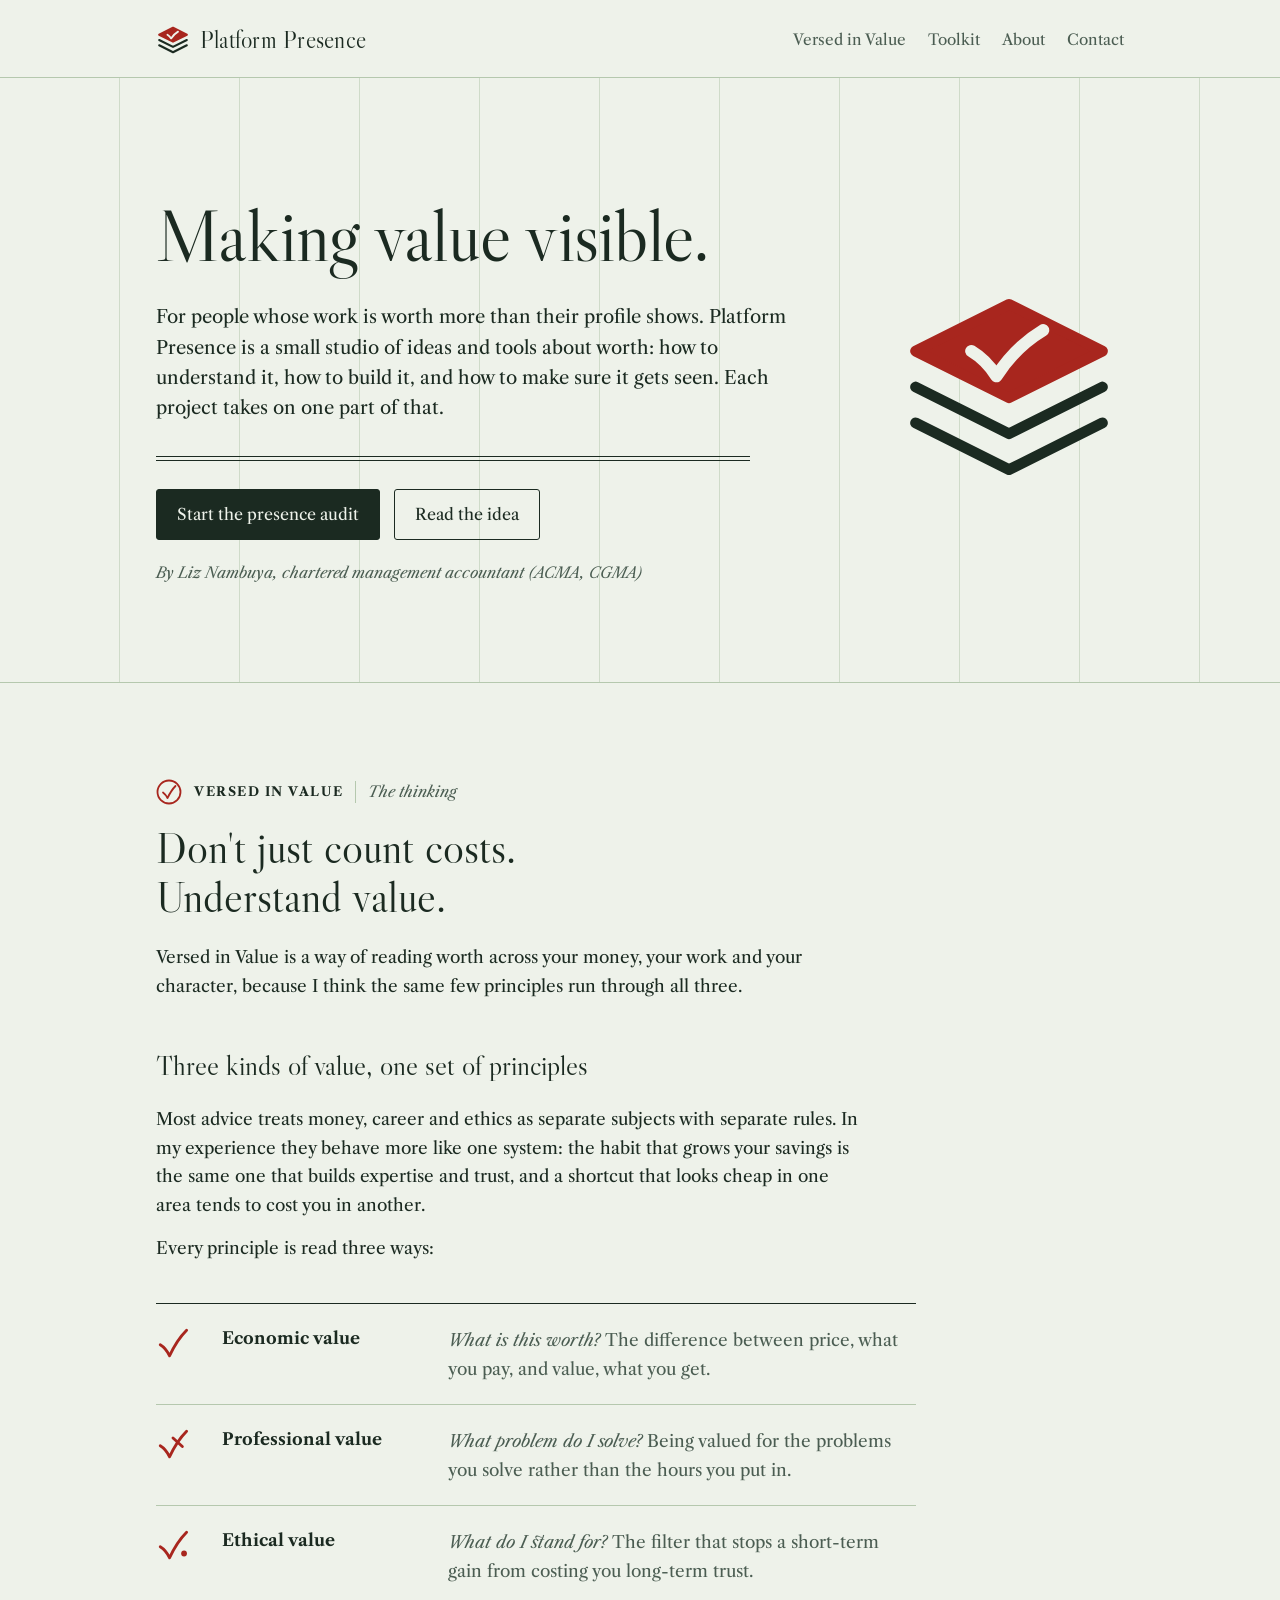
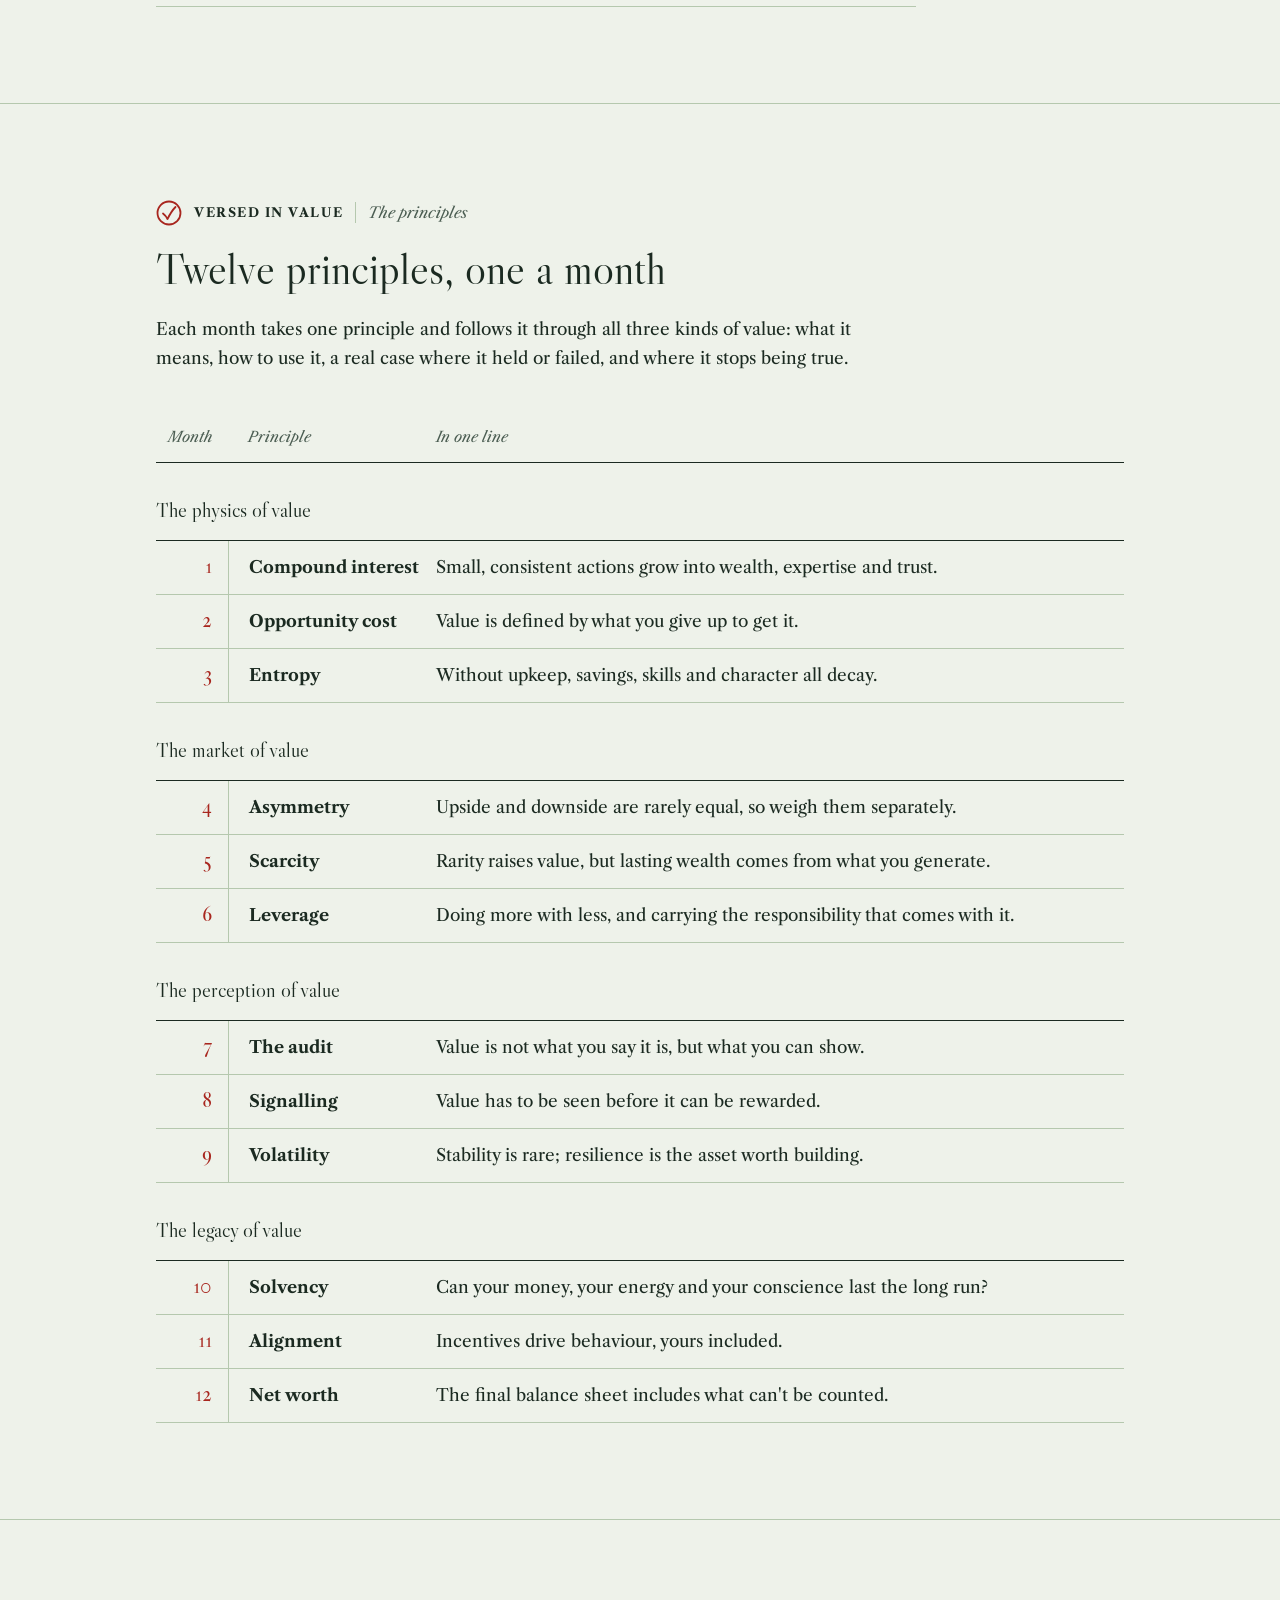
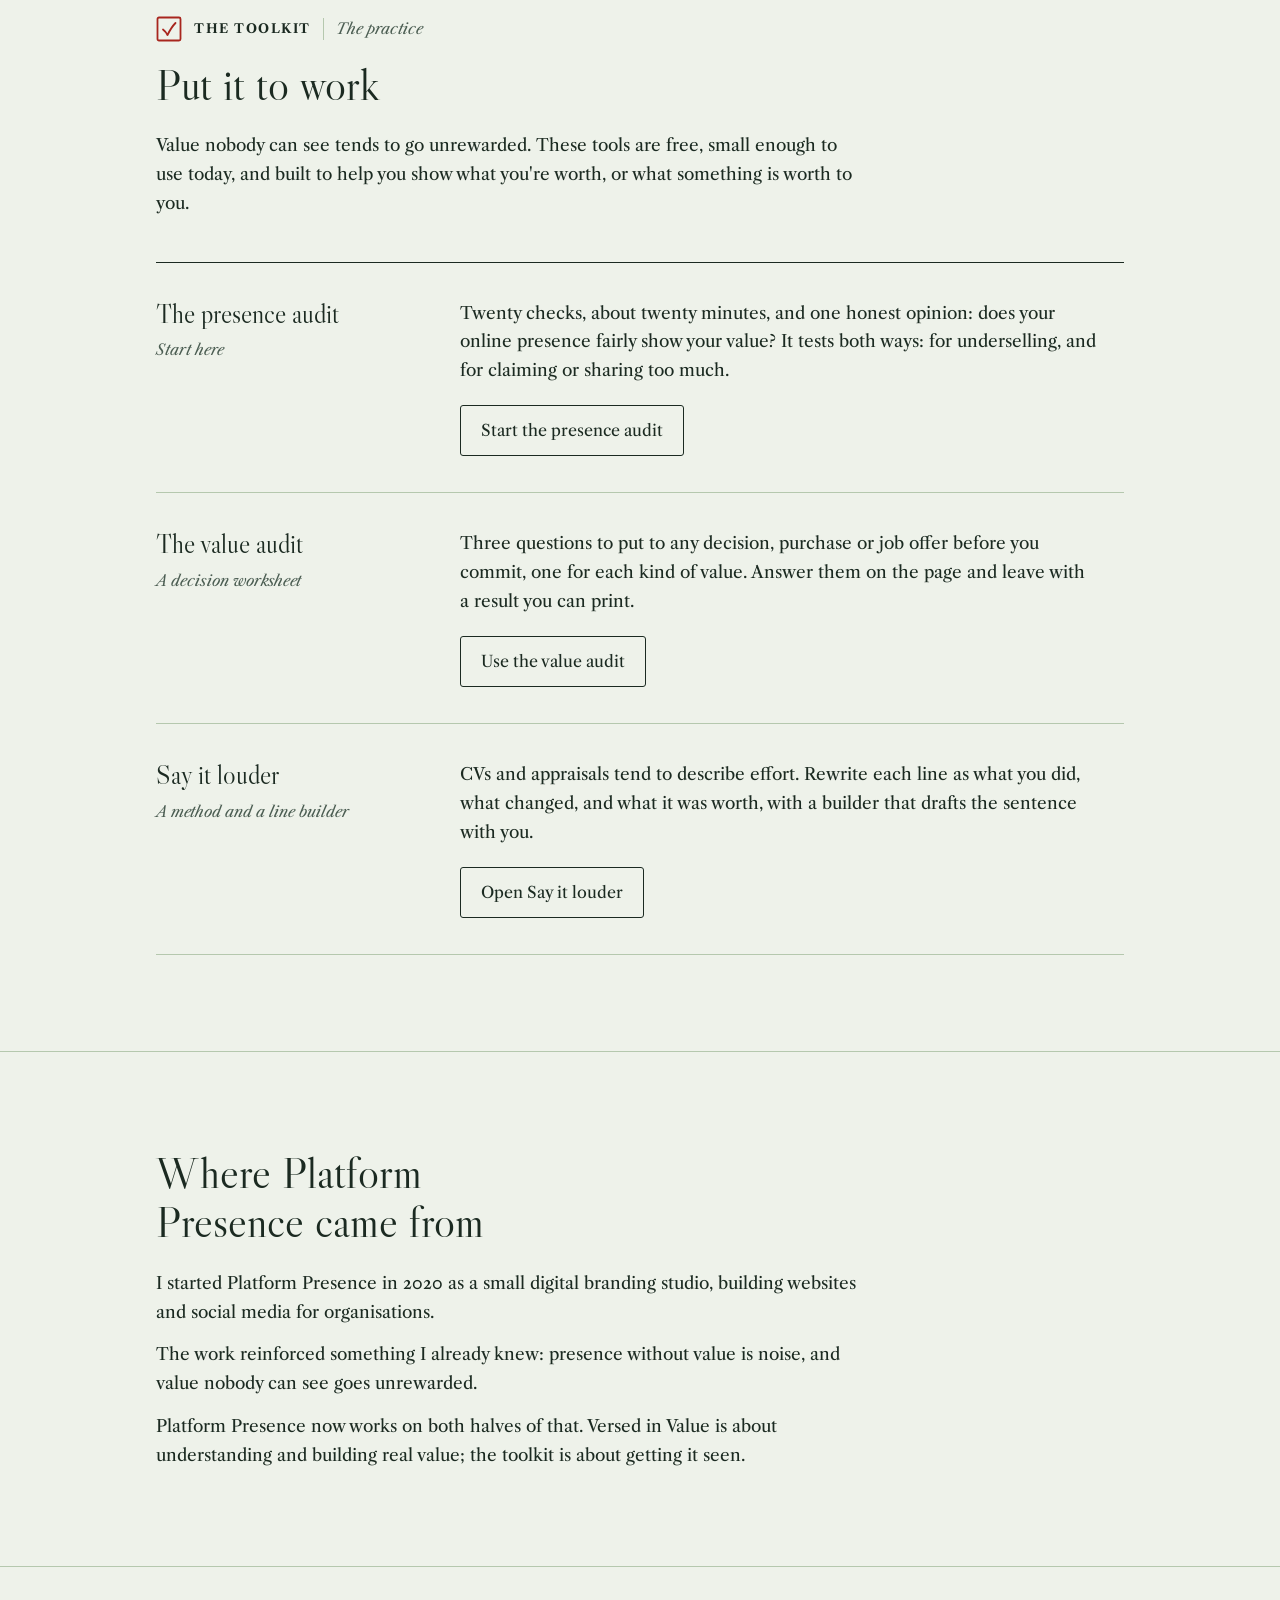
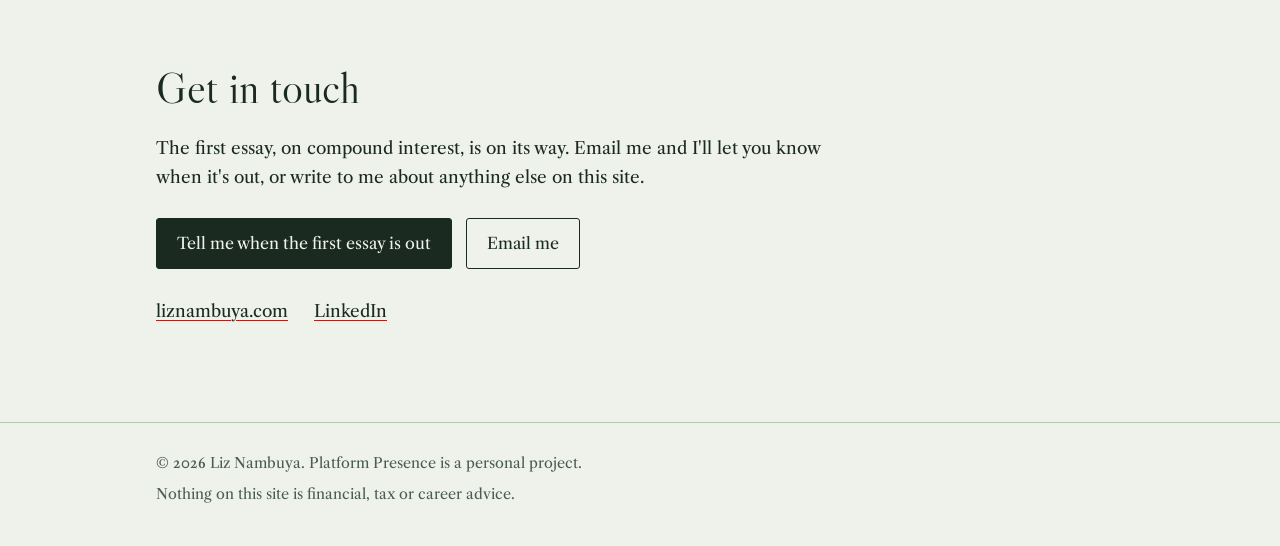
<file: versed-in-value.html>
<!DOCTYPE html>
<html lang="en-GB">
<head>
<meta charset="UTF-8">
<meta name="viewport" content="width=device-width, initial-scale=1.0">
<title>Versed in Value | Platform Presence</title>
<meta name="robots" content="noindex">
<link rel="canonical" href="https://platformpresence.com/">
<script>
  // Versed in Value now lives on the homepage. Send old links to the matching part of it.
  var to = { "#principles": "#principles", "#follow": "#contact" }[location.hash] || "#versed-in-value";
  location.replace("index.html" + to);
</script>
<meta http-equiv="refresh" content="0; url=index.html#versed-in-value">
</head>
<body>
<p>Versed in Value now lives on the <a href="index.html#versed-in-value">Platform Presence homepage</a>.</p>
</body>
</html>
</file>
<file: styles.css>
/* Platform Presence: shared styles for every page.
   Palette: a green columnar ledger pad, bottle-green ink, an auditor's red pencil. */
:root {
  --paper: #EEF2EA;
  --paper-deep: #E1E9DC;
  --paper-light: #F7F9F5;
  --rule: #B5C8AE;
  --ink: #1B2A21;
  --ink-soft: #4B5D52;
  --pencil: #A8261E;
  --measure: 64ch;
  --gutter: clamp(16px, 5vw, 56px);
  --display: "Libre Caslon Display", "Libre Caslon Text", Georgia, "Times New Roman", serif;
  --text: "Libre Caslon Text", Georgia, "Times New Roman", serif;
}

*, *::before, *::after { box-sizing: border-box; margin: 0; padding: 0; }
html { scroll-behavior: smooth; -webkit-text-size-adjust: 100%; }
body {
  background: var(--paper);
  color: var(--ink);
  font-family: var(--text);
  font-size: 1.0625rem;
  line-height: 1.7;
  font-variant-numeric: oldstyle-nums;
}
a { color: var(--ink); text-decoration-color: var(--pencil); text-underline-offset: 3px; text-decoration-thickness: 1px; }
a:hover { color: var(--pencil); }
:focus-visible { outline: 2px solid var(--pencil); outline-offset: 3px; border-radius: 2px; }
.visually-hidden { position: absolute; width: 1px; height: 1px; overflow: hidden; clip: rect(0 0 0 0); white-space: nowrap; }

.wrap { max-width: 1080px; margin: 0 auto; padding: 0 var(--gutter); }

/* Header */
.site-head { border-bottom: 1px solid var(--rule); }
.site-head .wrap { display: flex; align-items: center; justify-content: space-between; gap: 24px; padding-top: 20px; padding-bottom: 16px; flex-wrap: wrap; }
.wordmark { display: inline-flex; align-items: center; gap: 10px; font-family: var(--display); font-size: 1.5rem; text-decoration: none; letter-spacing: 0.01em; }

/* The Platform Presence logo: stacked layers, with the tick cut into the top platform */
.logo { width: 34px; height: 34px; flex: none; overflow: visible; }
.logo .platform { fill: var(--pencil); stroke: var(--pencil); stroke-width: 4; stroke-linejoin: round; }
.logo .cut { fill: none; stroke: var(--paper); stroke-width: 3.4; stroke-linecap: round; stroke-linejoin: round; }
.logo .layer { fill: none; stroke: var(--ink); stroke-width: 4; stroke-linecap: round; stroke-linejoin: round; }
.logo-big { width: clamp(130px, 19vw, 230px); height: auto; }
.logo-big .platform, .logo-big .layer { stroke-width: 3; }
.logo-big .cut { stroke-width: 3.4; stroke-dasharray: 40; stroke-dashoffset: 0; }
@media (prefers-reduced-motion: no-preference) {
  .logo-big .cut { stroke-dashoffset: 40; animation: draw 0.8s cubic-bezier(.6,.05,.3,1) 0.5s forwards; }
}
.wordmark:hover { color: var(--ink); }
.site-nav { display: flex; gap: 22px; flex-wrap: wrap; font-size: 0.95rem; }
.site-nav a { text-decoration: none; color: var(--ink-soft); }
.site-nav a:hover, .site-nav a[aria-current="page"] { color: var(--pencil); }

/* Hero: the ledger pad and the mark */
.hero {
  background-image: repeating-linear-gradient(to right, transparent 0, transparent 119px, rgba(181, 200, 174, 0.55) 119px, rgba(181, 200, 174, 0.55) 120px);
  border-bottom: 1px solid var(--rule);
}
.hero .wrap { display: grid; grid-template-columns: minmax(0, 1fr) auto; gap: 40px; align-items: center; padding-top: clamp(56px, 10vw, 120px); padding-bottom: clamp(48px, 8vw, 96px); }
.hero h1 {
  font-family: var(--display);
  font-weight: 400;
  font-size: clamp(2.5rem, 6.2vw, 4.6rem);
  line-height: 1.04;
  letter-spacing: -0.01em;
  max-width: 16ch;
}
.hero h1 span { display: block; }
.hero .lede { margin-top: 28px; max-width: 54ch; font-size: 1.15rem; line-height: 1.65; }
.total-rule { margin-top: 32px; max-width: 54ch; border-top: 1px solid var(--ink); border-bottom: 1px solid var(--ink); height: 5px; }
.hero .actions { margin-top: 28px; display: flex; gap: 14px; flex-wrap: wrap; }
.byline { margin-top: 20px; color: var(--ink-soft); font-style: italic; font-size: 0.95rem; }
.byline a { color: var(--ink-soft); }

/* Marks: the Platform Presence tick. Each project draws it inside its own frame. */
.mark { overflow: visible; }
.mark path, .mark circle, .mark rect { fill: none; stroke: var(--pencil); stroke-linecap: round; stroke-linejoin: round; }
.mark-big { width: clamp(120px, 18vw, 210px); height: auto; }
.mark-big path, .mark-big circle, .mark-big rect { stroke-width: 7; }
.mark-big .tick { stroke-dasharray: 260; stroke-dashoffset: 0; }
@media (prefers-reduced-motion: no-preference) {
  .mark-big .tick { stroke-dashoffset: 260; animation: draw 0.9s cubic-bezier(.6,.05,.3,1) 0.5s forwards; }
}
@keyframes draw { to { stroke-dashoffset: 0; } }

.btn {
  display: inline-block;
  padding: 11px 20px;
  font-family: var(--text);
  font-size: 1rem;
  text-decoration: none;
  border: 1px solid var(--ink);
  border-radius: 3px;
  color: var(--ink);
  background: transparent;
}
.btn:hover { color: var(--paper); background: var(--ink); }
.btn-primary { background: var(--ink); color: var(--paper); }
.btn-primary:hover { background: var(--pencil); border-color: var(--pencil); color: var(--paper); }

/* Sections */
section { padding: clamp(56px, 8vw, 96px) 0; border-bottom: 1px solid var(--rule); }
section h2 { font-family: var(--display); font-weight: 400; font-size: clamp(1.9rem, 4vw, 2.75rem); line-height: 1.12; max-width: 22ch; }
.prose { max-width: var(--measure); margin-top: 22px; }
.prose p + p { margin-top: 14px; }
.section-actions { margin-top: 26px; display: flex; gap: 14px; flex-wrap: wrap; }

/* Section kicker: the project a section belongs to, with that project's mark */
.kicker { display: flex; align-items: center; flex-wrap: wrap; gap: 6px 12px; margin-bottom: 18px; color: var(--ink-soft); font-style: italic; font-size: 0.95rem; }
.kicker .mark { width: 26px; height: 26px; flex: none; }
.kicker .mark path, .kicker .mark circle, .kicker .mark rect { stroke-width: 3.6; }
.kicker-name { font-style: normal; font-weight: 700; font-size: 0.8rem; letter-spacing: 0.12em; text-transform: uppercase; color: var(--ink); padding-right: 12px; border-right: 1px solid var(--rule); }
section h2, section h3.sub { text-wrap: balance; }
section h2.pair { max-width: none; }
section h2.pair span { display: block; }
section h3.sub { margin-top: 48px; font-family: var(--display); font-weight: 400; font-size: clamp(1.4rem, 2.6vw, 1.75rem); line-height: 1.2; max-width: 26ch; }
section[id], article[id] { scroll-margin-top: 16px; }

/* Projects list on the homepage */
.projects { margin-top: 40px; border-top: 1px solid var(--ink); }
.project { display: grid; grid-template-columns: 64px minmax(0, 15rem) minmax(0, 1fr); gap: 24px; padding: 34px 0; border-bottom: 1px solid var(--rule); align-items: start; }
.project .mark { width: 52px; height: 52px; }
.project .mark path, .project .mark circle, .project .mark rect { stroke-width: 3.2; }
.project h3 { font-family: var(--display); font-weight: 400; font-size: 1.7rem; line-height: 1.15; }
.project h3 a { text-decoration: none; }
.project .kind { margin-top: 6px; font-style: italic; color: var(--ink-soft); font-size: 0.95rem; }
.project .body p { max-width: 56ch; }
.project .body .btn { margin-top: 18px; }

/* Legend: three kinds of value, read like an auditor's tickmark key */
.legend { margin-top: 40px; max-width: 760px; border-top: 1px solid var(--ink); }
.legend-row { display: grid; grid-template-columns: 48px minmax(0, 13rem) minmax(0, 1fr); gap: 18px; padding: 20px 0; border-bottom: 1px solid var(--rule); align-items: start; }
.legend-row .mark { width: 34px; height: 34px; margin-top: 2px; }
.legend-row .mark path, .legend-row .mark circle { stroke-width: 3.4; }
.legend-row .mark .dot { fill: var(--pencil); stroke: none; }
.legend-row h3 { font-family: var(--text); font-weight: 700; font-size: 1.05rem; }
.legend-row .q { font-style: italic; }
.legend-row p { margin-top: 2px; color: var(--ink-soft); }

/* Principles: a ledger of twelve months */
.ledger { margin-top: 40px; width: 100%; border-collapse: collapse; }
.ledger th, .ledger td { text-align: left; vertical-align: top; padding: 12px 16px 12px 0; border-bottom: 1px solid var(--rule); }
.ledger thead th { font-weight: 400; font-style: italic; color: var(--ink-soft); font-size: 0.92rem; border-bottom: 1px solid var(--ink); }
.ledger thead .col-num { width: 4.5rem; text-align: right; padding-right: 16px; }
.ledger thead .col-name { width: 13rem; padding-left: 20px; }
.ledger .quarter th { padding-top: 30px; font-family: var(--display); font-weight: 400; font-size: 1.3rem; border-bottom: 1px solid var(--ink); }
.ledger .num { width: 4.5rem; font-family: var(--display); font-size: 1.35rem; color: var(--pencil); line-height: 1.2; border-right: 1px solid var(--rule); padding-right: 16px; text-align: right; }
.ledger .name { width: 13rem; font-weight: 700; padding-left: 20px; }

/* Toolkit */
.tools { margin-top: 44px; border-top: 1px solid var(--ink); }
.tool { display: grid; grid-template-columns: minmax(0, 17rem) minmax(0, 1fr); gap: 32px; padding: 36px 0; border-bottom: 1px solid var(--rule); }
.tool h3 { font-family: var(--display); font-weight: 400; font-size: 1.65rem; line-height: 1.15; }
.tool .status { margin-top: 8px; font-style: italic; color: var(--ink-soft); font-size: 0.95rem; }
.tool .body > p { max-width: 58ch; }
.questions { margin-top: 18px; list-style: none; counter-reset: q; max-width: 58ch; }
.questions li { counter-increment: q; display: grid; grid-template-columns: 2rem 1fr; padding: 10px 0; border-top: 1px dashed var(--rule); }
.questions li::before { content: counter(q) "."; font-family: var(--display); color: var(--pencil); font-size: 1.15rem; }
.rewrite { margin-top: 18px; max-width: 58ch; display: grid; gap: 10px; }
.rewrite div { padding: 14px 18px; background: var(--paper-deep); border-left: 3px solid var(--rule); }
.rewrite .after { border-left-color: var(--pencil); background: var(--paper-light); }
.rewrite b { display: block; font-size: 0.9rem; font-weight: 400; font-style: italic; color: var(--ink-soft); }
.rewrite .before span { text-decoration: line-through; text-decoration-color: var(--pencil); text-decoration-thickness: 1.5px; }
.fine { margin-top: 12px; font-size: 0.9rem; color: var(--ink-soft); font-style: italic; }
.tool .btn { margin-top: 20px; }

/* Toolkit tools: notes, worksheets, results and reference tables */
.note { margin-top: 30px; max-width: var(--measure); padding: 16px 20px; background: var(--paper-light); border-left: 3px solid var(--pencil); font-size: 0.98rem; }
.note p + p { margin-top: 8px; }
.tool h3 a { text-decoration: none; }
.field { margin-top: 22px; max-width: 58ch; }
.field label, .verdict .label, .checks .label { display: block; font-weight: 700; }
.field .hint { display: block; margin-top: 2px; color: var(--ink-soft); font-style: italic; font-size: 0.93rem; }
.field input[type="text"], .field textarea { display: block; width: 100%; margin-top: 8px; padding: 10px 12px; font: inherit; color: var(--ink); background: var(--paper-light); border: 1px solid var(--ink-soft); border-radius: 3px; }
.field textarea { min-height: 5.4em; resize: vertical; line-height: 1.55; }
.worksheet { margin-top: 36px; max-width: 760px; border-top: 1px solid var(--ink); }
.worksheet > .field { padding-bottom: 28px; }
.builder { margin-top: 8px; max-width: 760px; }
.part { border: 0; border-top: 1px solid var(--rule); padding: 28px 0 30px; min-width: 0; }
.part-head { display: grid; grid-template-columns: 48px minmax(0, 1fr); gap: 18px; align-items: start; }
.part-head .mark { width: 34px; height: 34px; margin-top: 4px; }
.part-head .mark path { stroke-width: 3.4; }
.part-head .mark .dot { fill: var(--pencil); stroke: none; }
.kind-name { font-weight: 700; }
.big-q { font-family: var(--display); font-size: clamp(1.3rem, 2.6vw, 1.55rem); line-height: 1.25; margin-top: 2px; }
.prompts { margin: 16px 0 0 66px; max-width: 58ch; list-style: none; }
.prompts li { padding: 9px 0; border-top: 1px dashed var(--rule); color: var(--ink-soft); }
.part .field, .part .verdict { margin-left: 66px; }
.verdict { margin-top: 22px; }
.choices { margin-top: 10px; display: flex; gap: 10px; flex-wrap: wrap; }
.choice input { position: absolute; opacity: 0; width: 1px; height: 1px; }
.choice span { display: inline-block; padding: 8px 18px; border: 1px solid var(--ink); border-radius: 3px; cursor: pointer; }
.choice span:hover { background: var(--paper-deep); }
.choice input:checked + span { background: var(--ink); color: var(--paper); }
.choice input:focus-visible + span { outline: 2px solid var(--pencil); outline-offset: 3px; }
.result { margin-top: 30px; max-width: 760px; padding: 22px 24px; background: var(--paper-light); border: 1px solid var(--ink); border-left: 4px solid var(--pencil); }
.result p + p { margin-top: 8px; }
.result .score { font-family: var(--display); font-size: 1.6rem; line-height: 1.2; }
.result .result-about { font-style: italic; color: var(--ink-soft); }
.result.is-empty { border-color: var(--rule); border-left-color: var(--rule); color: var(--ink-soft); font-style: italic; }
.tool-actions { margin-top: 22px; display: flex; gap: 12px; flex-wrap: wrap; align-items: center; }
button.btn { cursor: pointer; }
.status-msg { color: var(--ink-soft); font-style: italic; font-size: 0.93rem; }
.checks { margin-top: 24px; max-width: 58ch; }
.checks label { display: grid; grid-template-columns: 1.7rem 1fr; align-items: start; padding: 9px 0; border-top: 1px dashed var(--rule); cursor: pointer; }
.checks .label { padding-bottom: 8px; }
.checks input { width: 1.05rem; height: 1.05rem; margin-top: 0.4em; accent-color: var(--pencil); }
.pattern { margin-top: 20px; max-width: 58ch; padding: 14px 18px; background: var(--paper-light); border-left: 3px solid var(--pencil); }
.plain-list { margin-top: 16px; max-width: 58ch; list-style: none; }
.plain-list li { position: relative; padding: 10px 0 10px 1.8rem; border-top: 1px dashed var(--rule); }
.plain-list li::before { content: "\2713"; position: absolute; left: 0; color: var(--pencil); }
.sheet { margin-top: 26px; width: 100%; max-width: 920px; border-collapse: collapse; border-top: 1px solid var(--ink); }
.sheet th, .sheet td { text-align: left; vertical-align: top; padding: 12px 20px 12px 0; border-bottom: 1px solid var(--rule); }
.sheet thead th { font-weight: 400; font-style: italic; color: var(--ink-soft); font-size: 0.92rem; border-bottom: 1px solid var(--ink); }
.sheet tbody th { font-weight: 700; white-space: nowrap; }
.sheet .soft { color: var(--ink-soft); font-style: italic; white-space: nowrap; }
.sheet .struck { color: var(--ink-soft); text-decoration: line-through; text-decoration-color: var(--pencil); text-decoration-thickness: 1.5px; }
[hidden] { display: none !important; }

/* The presence audit */
.places { border: 0; padding: 0; min-width: 0; }
legend.label { display: block; font-weight: 700; padding: 0; }
.places-grid { margin-top: 10px; display: grid; grid-template-columns: repeat(auto-fill, minmax(230px, 1fr)); gap: 2px 20px; }
.field .places-grid label { display: grid; grid-template-columns: 1.6rem 1fr; align-items: start; padding: 6px 0; font-weight: 400; cursor: pointer; }
.places-grid input { width: 1.05rem; height: 1.05rem; margin-top: 0.35em; accent-color: var(--pencil); }
.field select { display: block; width: 100%; max-width: 32ch; margin-top: 8px; padding: 10px 12px; font: inherit; color: var(--ink); background: var(--paper-light); border: 1px solid var(--ink-soft); border-radius: 3px; }
.check-group { margin-top: 56px; max-width: 760px; }
.check-group > .kicker { margin-bottom: 6px; }
.check-group > h3.sub { margin-top: 0; margin-bottom: 10px; }
.check { border: 0; border-top: 1px solid var(--rule); border-left: 3px solid transparent; margin: 0; padding: 22px 0 22px 16px; min-width: 0; }
.check legend { float: left; width: 100%; padding: 0; display: grid; grid-template-columns: 2.2rem minmax(0, 1fr); gap: 0 10px; }
.check .num { font-family: var(--display); font-size: 1.5rem; line-height: 1.15; color: var(--pencil); }
.check .q { font-weight: 700; font-size: 1.06rem; line-height: 1.45; }
.check .risk-line, .check .choices, .check details { margin-left: calc(2.2rem + 10px); }
.risk-line { clear: both; padding-top: 6px; color: var(--ink-soft); font-style: italic; font-size: 0.92rem; }
.risk-line b { font-style: normal; color: var(--ink); }
.check details { margin-top: 14px; }
.check summary, .answers summary { cursor: pointer; width: fit-content; color: var(--ink-soft); font-size: 0.95rem; text-decoration: underline; text-decoration-color: var(--pencil); text-underline-offset: 3px; }
.check summary:hover, .answers summary:hover { color: var(--pencil); }
.det { margin-top: 10px; max-width: 62ch; padding: 14px 18px; background: var(--paper-light); border-left: 3px solid var(--rule); }
.det > * + * { margin-top: 10px; }
.det-list { margin-left: 1.2rem; }
.det-list li + li { margin-top: 6px; }
.det .why { color: var(--ink-soft); }
.check.is-yes { border-left-color: var(--ink); }
.check.is-no { border-left-color: var(--pencil); }
.check.is-na { border-left-color: var(--rule); }
.check.is-na .q { color: var(--ink-soft); }
.panel { margin-top: 30px; max-width: 760px; padding: 20px 22px; background: var(--paper-light); border: 1px solid var(--ink); }
.panel > * + * { margin-top: 12px; }
.panel .pattern { margin-top: 12px; }
.panel-title { font-weight: 700; font-size: 0.8rem; letter-spacing: 0.12em; text-transform: uppercase; }
.progress-bar { position: sticky; bottom: 0; z-index: 5; margin-top: 40px; max-width: 760px; display: flex; flex-wrap: wrap; justify-content: space-between; align-items: center; gap: 8px 16px; padding: 12px 18px; background: var(--ink); color: var(--paper); font-size: 0.95rem; }
.progress-bar a { color: var(--paper); text-decoration-color: var(--paper); }
.progress-bar.is-done { background: var(--pencil); }
.result.opinion { padding: 26px 28px; }
.result .missing a { color: inherit; }
.opinion-meta { color: var(--ink-soft); font-style: italic; font-size: 0.9rem; }
.result .opinion-meta p + p { margin-top: 2px; }
.opinion-word { margin-top: 14px; font-family: var(--display); font-size: clamp(2.4rem, 6vw, 3.4rem); line-height: 1; color: var(--pencil); }
.opinion-word.is-clean { color: var(--ink); }
.result .opinion-line { margin-top: 14px; font-size: 1.1rem; }
.opinion-audit { color: var(--ink-soft); font-style: italic; font-size: 0.88rem; }
.result .opinion-score { margin-top: 14px; font-weight: 700; }
.result .opinion-note { margin-top: 12px; padding-left: 12px; border-left: 2px solid var(--pencil); }
.result .opinion-lean { margin-top: 18px; font-family: var(--display); font-size: 1.35rem; line-height: 1.25; }
.lean-list { margin: 8px 0 0 1.2rem; color: var(--ink-soft); }
#findings { max-width: 760px; }
#findings h3.sub.small { margin-top: 36px; font-size: 1.25rem; }
.findings-list { list-style: none; margin-top: 14px; }
.findings-list li { padding: 14px 0; border-top: 1px solid var(--rule); }
.f-head { display: flex; flex-wrap: wrap; align-items: baseline; gap: 4px 12px; }
.f-head a { font-weight: 700; }
.rating { padding: 1px 8px; border: 1px solid currentColor; border-radius: 2px; font-size: 0.72rem; letter-spacing: 0.1em; text-transform: uppercase; }
.rating.is-high { color: var(--pencil); }
.rating.is-medium { color: var(--ink); }
.rating.is-low { color: var(--ink-soft); }
.f-risk { color: var(--ink-soft); font-style: italic; font-size: 0.92rem; }
.f-action { margin-top: 6px; font-size: 1.05rem; }
.f-q { margin-top: 4px; color: var(--ink-soft); font-size: 0.93rem; }
.next-tip { margin-top: 22px; }
.answers { margin-top: 30px; max-width: 920px; }
.answers-table td.num { color: var(--ink-soft); width: 2.5rem; }
.answers-table td.ans { white-space: nowrap; }
.answers-table tr.is-no td.ans { color: var(--pencil); font-weight: 700; }
.answers-table tr.is-na td { color: var(--ink-soft); }
.privacy { margin-top: 44px; }

/* Contact and footer */
.contact-links { margin-top: 28px; display: flex; gap: 26px; flex-wrap: wrap; }
.site-foot { padding: 28px 0 40px; color: var(--ink-soft); font-size: 0.9rem; }
.site-foot p + p { margin-top: 6px; }
.site-foot a { color: var(--ink-soft); }

/* Small screens */
@media (max-width: 760px) {
  .hero .wrap { grid-template-columns: 1fr; gap: 8px; }
  .hero .mark-wrap { order: -1; }
  .mark-big { width: 92px; }
  .logo-big { width: 96px; }
  .project { grid-template-columns: 52px minmax(0, 1fr); gap: 14px 16px; }
  .project .mark { width: 40px; height: 40px; }
  .project .body { grid-column: 2; }
  .legend-row { grid-template-columns: 40px minmax(0, 1fr); }
  .legend-row p { grid-column: 2; }
  .tool { grid-template-columns: 1fr; gap: 14px; }
  .prompts, .part .field, .part .verdict { margin-left: 0; }
  .sheet thead { position: absolute; left: -9999px; }
  .sheet, .sheet tbody, .sheet tr, .sheet td, .sheet tbody th { display: block; width: 100%; }
  .sheet tr { padding: 12px 0; border-bottom: 1px solid var(--rule); }
  .sheet td, .sheet tbody th { border-bottom: 0; padding: 2px 0; white-space: normal; }
  .sheet td[data-label]::before { content: attr(data-label) ":"; margin-right: 0.4em; font-style: italic; color: var(--ink-soft); font-size: 0.9rem; text-decoration: none; display: inline-block; }
  .ledger thead { position: absolute; left: -9999px; }
  .ledger, .ledger tbody, .ledger tr, .ledger td, .ledger th { display: block; width: 100%; }
  .ledger tr { display: grid; grid-template-columns: 3rem 1fr; border-bottom: 1px solid var(--rule); }
  .ledger .quarter { display: block; }
  .ledger td, .ledger th { border-bottom: 0; }
  .ledger .num { grid-row: span 2; border-right: 0; text-align: left; padding-right: 0; width: auto; }
  .ledger .name { width: auto; padding: 12px 0 0; }
  .ledger .line { padding: 2px 0 12px; }
}

/* Printing a worksheet: only the worksheet, on white */
@media print {
  body.print-value-audit { background: #fff; }
  body.print-value-audit .site-head, body.print-value-audit .site-foot, body.print-value-audit .hero,
  body.print-value-audit main > section:not(#value-audit), body.print-value-audit .no-print, body.print-value-audit .kicker { display: none !important; }
  body.print-value-audit section { border: 0; padding: 0; }
  body.print-value-audit .choice span { border-color: #999; color: #999; }
  body.print-value-audit .choice input:checked + span { background: #fff; color: #000; border: 2px solid #000; font-weight: 700; }
}

/* The presence audit on small screens */
@media (max-width: 760px) {
  .check { padding-left: 12px; }
  .check legend { grid-template-columns: 1.8rem minmax(0, 1fr); gap: 0 8px; }
  .check .risk-line, .check .choices, .check details { margin-left: 0; }
  .result.opinion { padding: 22px 18px; }
  .answers-table td.num { width: auto; }
}

/* Printing the presence audit: the opinion, findings and every answer, on white */
@media print {
  body.print-audit { background: #fff; }
  body.print-audit .site-head, body.print-audit .site-foot, body.print-audit .hero, body.print-audit #audit-form,
  body.print-audit #how, body.print-audit .no-print, body.print-audit .privacy, body.print-audit details.answers > summary { display: none !important; }
  body.print-audit section { border: 0; padding: 0; }
  body.print-audit .result { background: #fff; }
  body.print-audit .findings-list li, body.print-audit .answers-table tr { break-inside: avoid; }
  body.print-audit #findings a, body.print-audit .result a { color: #000; text-decoration: none; }
}
</file>
